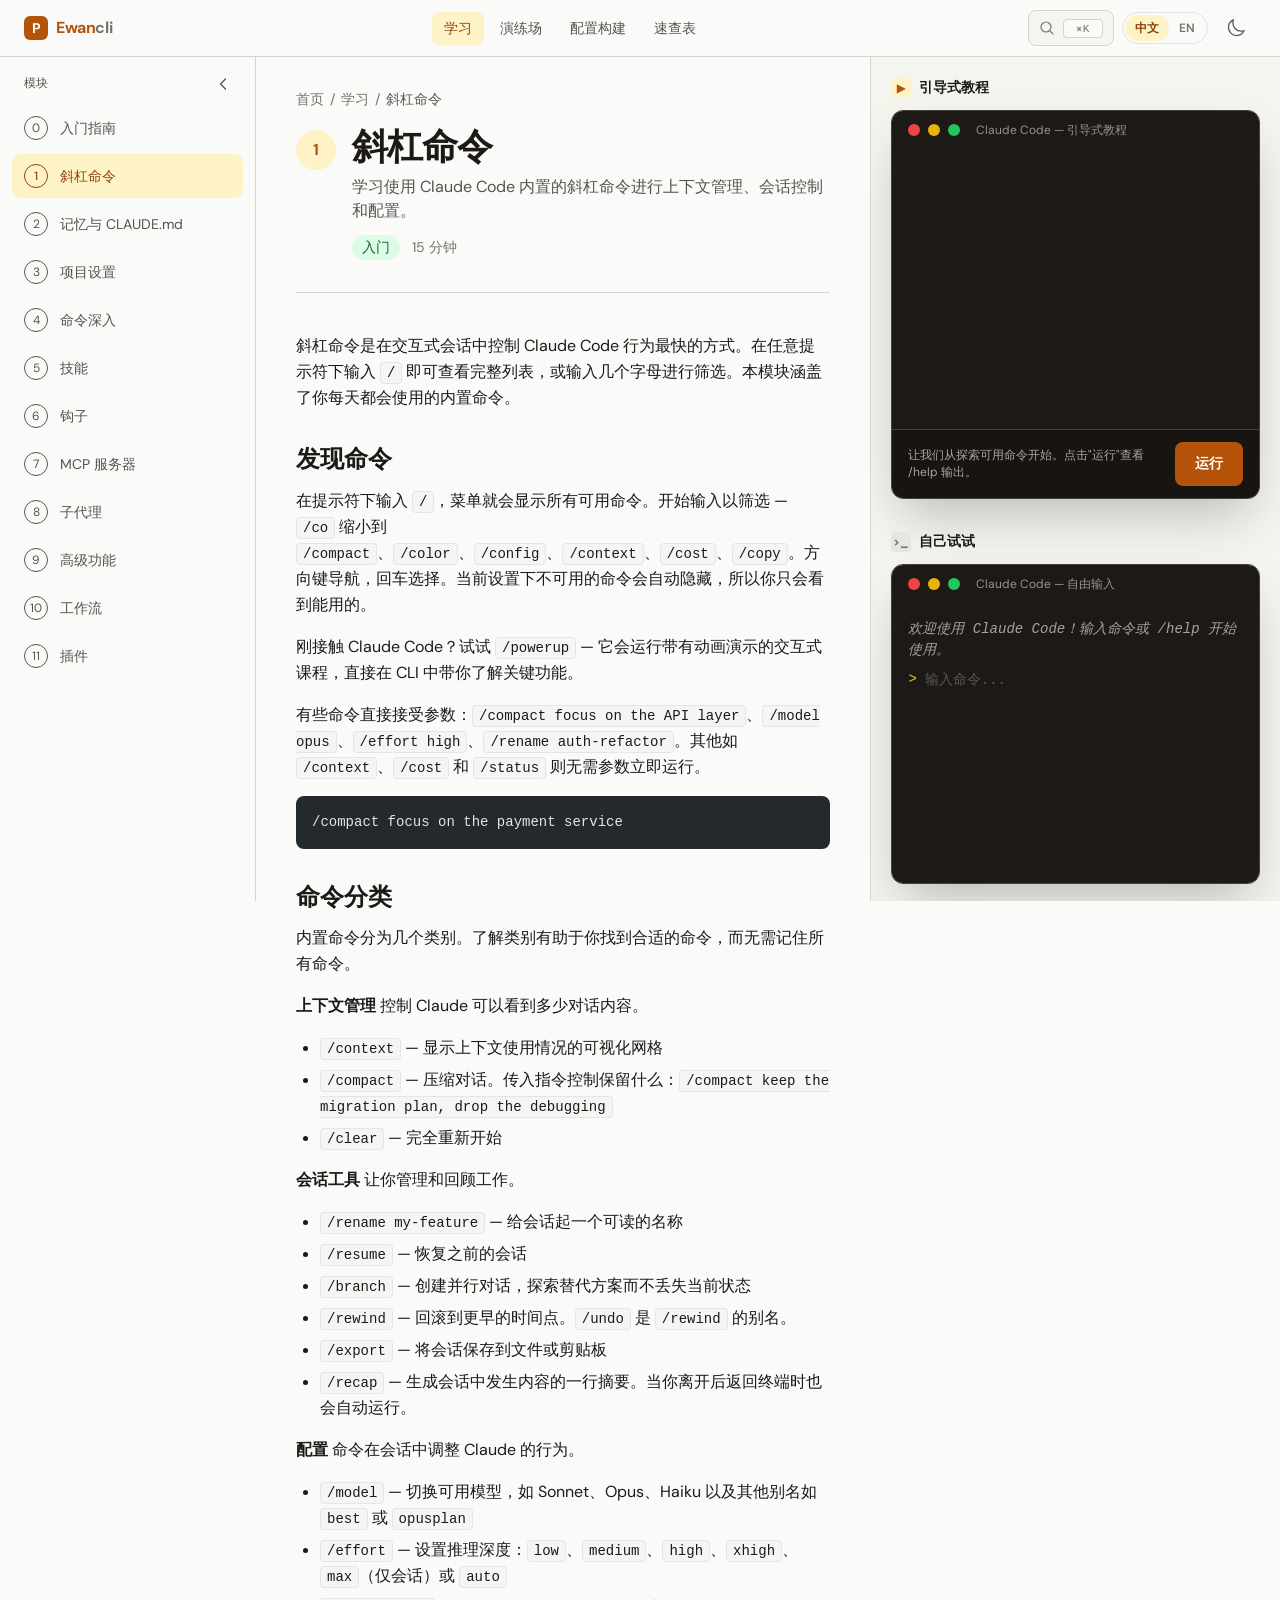
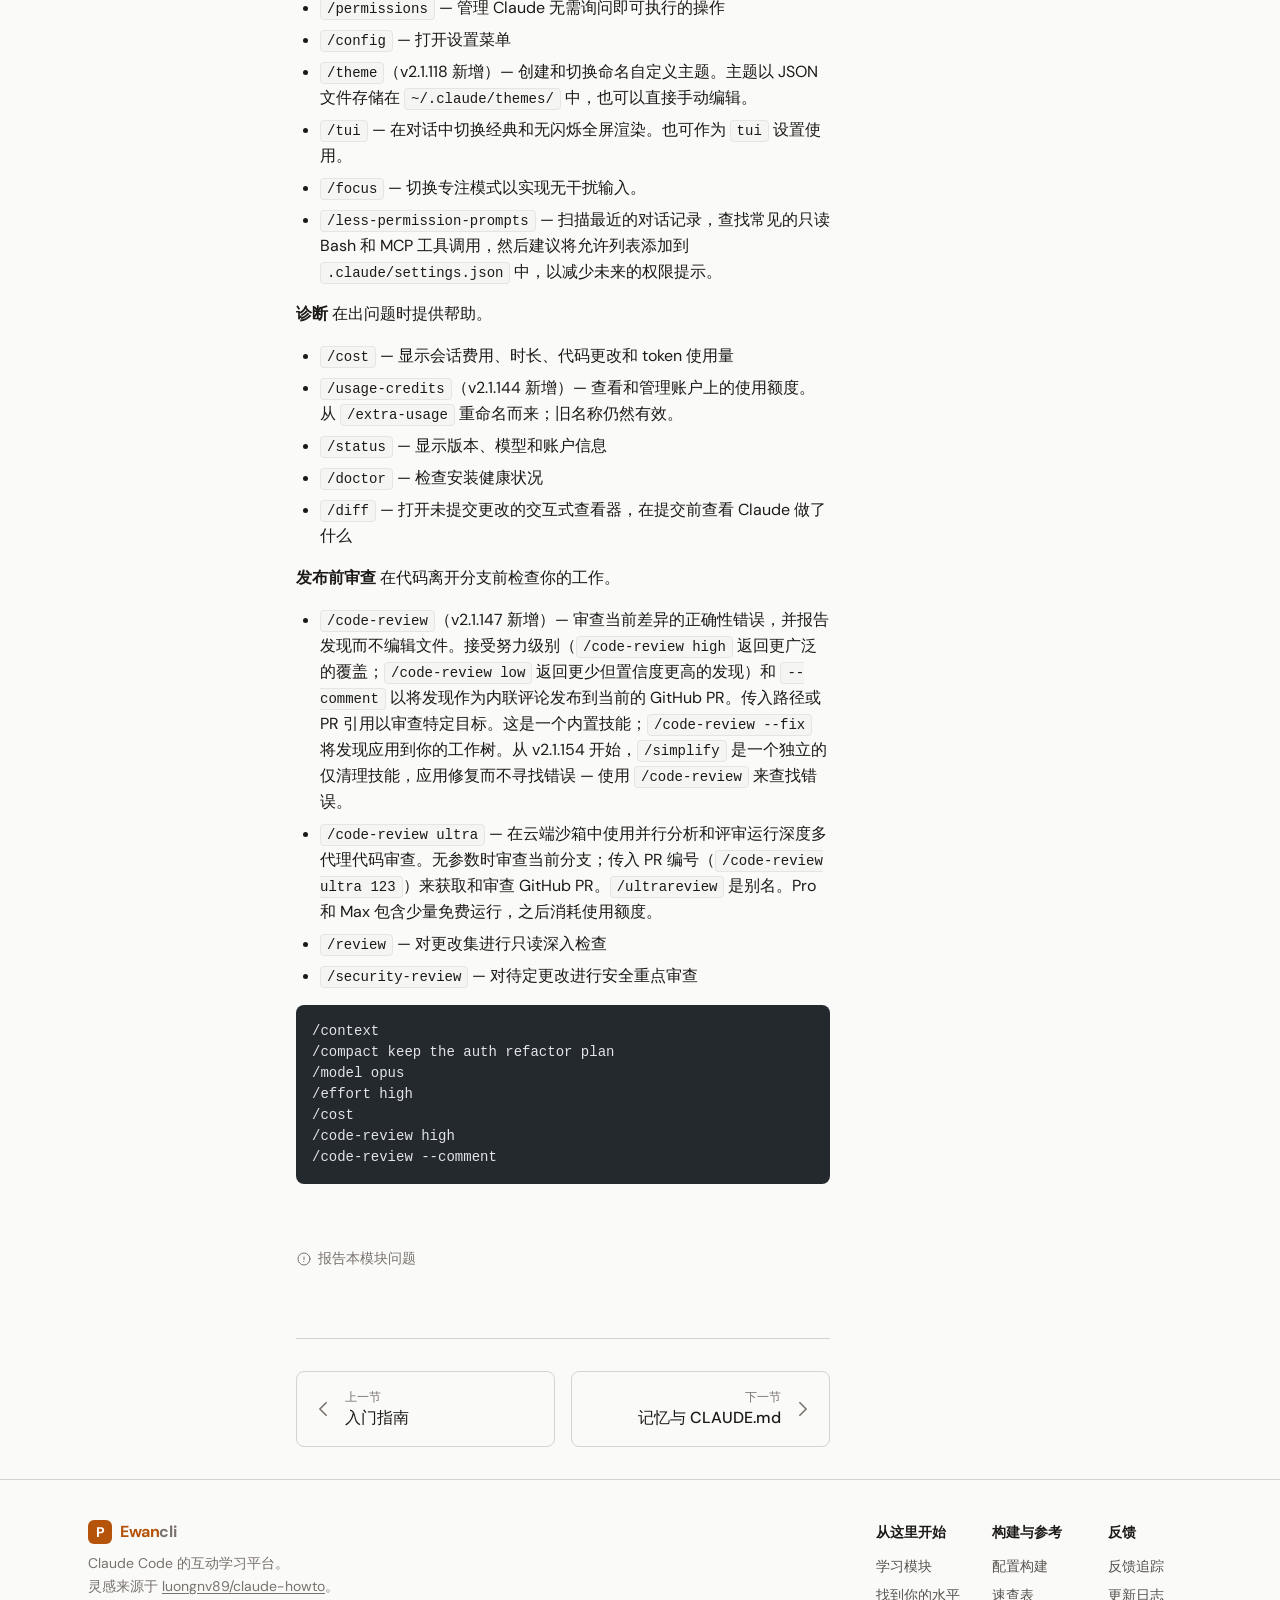
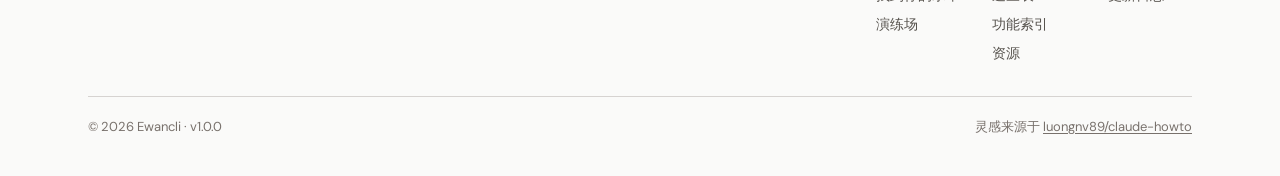
<file: demo-deepseek/index.html>
<!DOCTYPE html>
<html lang="zh-CN" dir="ltr">
<head>
<meta charset="utf-8">
<meta name="viewport" content="width=device-width, initial-scale=1">
<meta name="description" content="学习使用 Claude Code 内置的斜杠命令进行上下文管理、会话控制和配置。">
<title>斜杠命令 — Ewancli 学习中心</title>

<!-- Fonts -->
<link rel="preconnect" href="https://fonts.googleapis.com">
<link rel="preconnect" href="https://fonts.gstatic.com" crossorigin>
<link href="https://fonts.googleapis.com/css2?family=DM+Sans:wght@400;500;600;700&family=Source+Serif+4:ital,opsz,wght@0,8..60,400;0,8..60,500;0,8..60,600;1,8..60,400&display=swap" rel="stylesheet">
<style>
@font-face {
  font-family: 'JetBrains Mono';
  src: url('https://claude.nagdy.me/fonts/JetBrainsMono-Regular.woff2') format('woff2');
  font-display: swap;
}

/* ===== CSS Variables (Light) ===== */
:root {
  --font-sans: "DM Sans", ui-sans-serif, system-ui, -apple-system, sans-serif;
  --font-serif: "Source Serif 4", Georgia, "Times New Roman", serif;
  --font-mono: "JetBrains Mono", ui-monospace, "Cascadia Code", "Fira Code", monospace;

  --color-brand: #b45309;
  --color-brand-hover: #92400e;
  --color-brand-light: #fbbf24;
  --color-brand-light-hover: #fcd34d;
  --color-brand-subtle: #fef3c7;
  --color-brand-subtle-dark: #451a03;

  --color-surface: #fafaf9;
  --color-surface-dark: #1c1917;
  --color-surface-elevated: #f5f5f0;
  --color-surface-elevated-dark: #292524;
  --color-surface-muted: #e7e5e4;
  --color-surface-muted-dark: #44403c;

  --color-terminal-bg: #1c1917;
  --color-terminal-text: #e7e5e4;
  --color-terminal-cursor: #fbbf24;
  --color-terminal-selection: #44403c;

  --color-success: #22c55e;
  --color-warning: #eab308;
  --color-error: #ef4444;

  --color-text-primary: #1c1917;
  --color-text-primary-dark: #fafaf9;
  --color-text-secondary: #57534e;
  --color-text-secondary-dark: #d6d3d1;
  --color-text-muted: #78716c;
  --color-text-muted-dark: #a8a29e;

  --color-border: #d6d3d1;
  --color-border-dark: #44403c;

  --color-green-100: #dcfce7;
  --color-green-800: #166534;
  --color-green-900: #14532d;
  --color-stone-100: #f5f5f4;
  --color-stone-200: #e7e5e4;
  --color-stone-300: #d6d3d1;
  --color-stone-400: #a8a29e;
  --color-stone-500: #78716c;
  --color-stone-600: #57534e;
  --color-stone-700: #44403c;
  --color-stone-800: #292524;
  --color-stone-900: #1c1917;
  --color-stone-950: #0c0a09;
  --color-white: #ffffff;
  --color-black: #000000;

  --spacing: 0.25rem;
  --radius-sm: 0.25rem;
  --radius-md: 0.375rem;
  --radius-lg: 0.5rem;
  --radius-xl: 0.75rem;
  --radius-2xl: 1rem;
}

/* ===== Dark Mode ===== */
html.dark {
  --color-surface: #1c1917;
  --color-surface-elevated: #292524;
  --color-surface-muted: #44403c;
  --color-text-primary: #fafaf9;
  --color-text-secondary: #d6d3d1;
  --color-text-muted: #a8a29e;
  --color-border: #44403c;
  --color-brand-subtle: #451a03;
  --color-white: #292524;
  --color-stone-100: #292524;
  --color-stone-200: #44403c;
  --color-stone-800: #1c1917;
  --color-stone-900: #0c0a09;
  --color-green-100: #14532d;
  --color-green-800: #4ade80;
}

/* ===== Base ===== */
*, *::before, *::after {
  box-sizing: border-box;
  margin: 0;
  padding: 0;
}

html {
  -webkit-text-size-adjust: 100%;
  line-height: 1.5;
  font-family: var(--font-sans);
}

body {
  min-height: 100vh;
  display: flex;
  flex-direction: column;
  background: var(--color-surface);
  color: var(--color-text-primary);
}

a { color: inherit; text-decoration: inherit; }
img, svg { vertical-align: middle; display: block; }

/* ===== Skip Link ===== */
.skip-link {
  position: absolute;
  left: -9999px;
  z-index: 999;
  padding: 8px 16px;
  background: var(--color-brand);
  color: white;
  font-size: 14px;
  border-radius: 0 0 var(--radius-md) 0;
}
.skip-link:focus { left: 0; }

/* ===== Header ===== */
.header {
  position: sticky;
  top: 0;
  z-index: 40;
  border-bottom: 1px solid var(--color-border);
  background: var(--color-surface);
  backdrop-filter: blur(8px);
}
html.dark .header {
  border-color: var(--color-border-dark);
  background: var(--color-surface-dark);
}
.header-inner {
  max-width: 90rem;
  margin: 0 auto;
  height: 3.5rem;
  display: flex;
  align-items: center;
  justify-content: space-between;
  padding: 0 1rem;
}
@media (min-width: 64rem) {
  .header-inner { padding: 0 1.5rem; }
}
.logo {
  display: flex;
  align-items: center;
  gap: 0.5rem;
  font-size: 1rem;
  font-weight: 700;
  letter-spacing: -0.025em;
  color: var(--color-text-primary);
}
.logo-icon {
  width: 24px;
  height: 24px;
  flex-shrink: 0;
  display: flex;
  align-items: center;
  justify-content: center;
  border-radius: 6px;
  background: var(--color-brand);
  color: white;
  font-size: 14px;
  font-weight: 700;
}
.logo-brand { color: var(--color-brand); }
html.dark .logo-brand { color: var(--color-brand-light); }
.logo-muted { color: var(--color-text-muted); }

/* Desktop nav */
.desktop-nav { display: none; }
@media (min-width: 64rem) {
  .desktop-nav { display: flex; align-items: center; gap: 0.25rem; }
}
.nav-link {
  border-radius: var(--radius-md);
  padding: 0.375rem 0.75rem;
  font-size: 0.875rem;
  font-weight: 500;
  transition: color 0.15s, background 0.15s;
  color: var(--color-text-secondary);
}
.nav-link:hover { color: var(--color-text-primary); }
.nav-link.active {
  background: var(--color-brand-subtle);
  color: var(--color-brand-hover);
}
html.dark .nav-link.active {
  background: var(--color-brand-subtle-dark);
  color: var(--color-brand-light);
}

/* Header right */
.header-right {
  display: flex;
  align-items: center;
  gap: 0.5rem;
}

.search-pill {
  display: none;
  height: 2.25rem;
  align-items: center;
  gap: 0.5rem;
  border-radius: var(--radius-lg);
  border: 1px solid var(--color-border);
  background: var(--color-surface-elevated);
  padding: 0 0.625rem;
  color: var(--color-text-muted);
  cursor: pointer;
  transition: border-color 0.15s, color 0.15s;
}
.search-pill:hover {
  border-color: rgba(180, 83, 9, 0.4);
  color: var(--color-text-secondary);
}
@media (min-width: 64rem) {
  .search-pill { display: inline-flex; }
}
.search-pill svg { width: 16px; height: 16px; }
.search-shortcut {
  display: inline-block;
  min-width: 2.5rem;
  border-radius: 4px;
  border: 1px solid var(--color-border);
  background: var(--color-surface);
  padding: 0.125rem 0.375rem;
  font-family: var(--font-mono);
  font-size: 11px;
  text-transform: uppercase;
  letter-spacing: 0.05em;
  text-align: center;
  color: var(--color-text-muted);
}
html.dark .search-shortcut {
  border-color: var(--color-border-dark);
  background: var(--color-surface-dark);
}

/* Icon button */
.icon-btn {
  display: flex;
  width: 2.5rem;
  height: 2.5rem;
  align-items: center;
  justify-content: center;
  border-radius: var(--radius-lg);
  color: var(--color-text-secondary);
  cursor: pointer;
  background: none;
  border: none;
  transition: background 0.15s, color 0.15s;
}
.icon-btn:hover {
  background: var(--color-surface-muted);
  color: var(--color-text-primary);
}
html.dark .icon-btn:hover {
  background: var(--color-surface-muted-dark);
}

/* Language switcher */
.lang-switcher {
  display: flex;
  align-items: center;
  border-radius: 999px;
  border: 1px solid rgba(214, 211, 209, 0.6);
  padding: 0.125rem;
}
html.dark .lang-switcher {
  border-color: rgba(68, 64, 60, 0.6);
}
.lang-link {
  border-radius: 999px;
  padding: 0.25rem 0.625rem;
  font-size: 0.75rem;
  font-weight: 600;
  transition: background 0.15s, color 0.15s;
  color: var(--color-text-muted);
  text-decoration: none;
}
.lang-link:hover { color: var(--color-text-primary); }
.lang-link.active {
  background: var(--color-brand-subtle);
  color: var(--color-brand-hover);
}
html.dark .lang-link.active {
  background: var(--color-brand-subtle-dark);
  color: var(--color-brand-light);
}

/* ===== Layout Grid ===== */
.layout-grid {
  flex: 1;
}
@media (min-width: 64rem) {
  .layout-grid {
    display: grid;
    grid-template-columns: 16rem 1fr;
  }
  .layout-grid.has-sidebar-right {
    grid-template-columns: 16rem 1fr;
  }
  .layout-grid .main-with-aside {
    display: grid;
    grid-template-columns: 3fr 2fr;
  }
}

/* ===== Sidebar ===== */
.desktop-sidebar {
  display: none;
}
@media (min-width: 64rem) {
  .desktop-sidebar {
    display: block;
    position: sticky;
    top: 3.5rem;
    height: calc(100vh - 3.5rem);
    overflow-y: auto;
    border-right: 1px solid var(--color-border);
  }
  html.dark .desktop-sidebar {
    border-color: var(--color-border-dark);
  }
}
.sidebar-inner {
  padding: 0.75rem;
}

/* Sidebar nav */
.sidebar-toggle {
  display: flex;
  width: 100%;
  align-items: center;
  justify-content: space-between;
  border-radius: var(--radius-lg);
  padding: 0.375rem 0.75rem;
  font-size: 0.75rem;
  font-weight: 500;
  color: var(--color-text-secondary);
  cursor: pointer;
  background: none;
  border: none;
  transition: background 0.15s, color 0.15s;
  margin-bottom: 0.5rem;
}
.sidebar-toggle:hover {
  background: var(--color-surface-muted);
  color: var(--color-text-primary);
}
html.dark .sidebar-toggle:hover {
  background: var(--color-surface-muted-dark);
}
.sidebar-chevron {
  width: 1rem;
  height: 1rem;
  transition: transform 0.15s;
}

.sidebar-nav-list {
  list-style: none;
  display: flex;
  flex-direction: column;
  gap: 0.25rem;
}
.sidebar-nav-link {
  display: flex;
  min-height: 44px;
  align-items: center;
  gap: 0.75rem;
  border-radius: var(--radius-lg);
  padding: 0.5rem 0.75rem;
  font-size: 0.875rem;
  color: var(--color-text-secondary);
  text-decoration: none;
  transition: background 0.15s, color 0.15s;
}
.sidebar-nav-link:hover {
  background: var(--color-surface-muted);
  color: var(--color-text-primary);
}
html.dark .sidebar-nav-link:hover {
  background: var(--color-surface-muted-dark);
}
.sidebar-nav-link.active {
  background: var(--color-brand-subtle);
  color: var(--color-brand-hover);
  font-weight: 500;
}
html.dark .sidebar-nav-link.active {
  background: var(--color-brand-subtle-dark);
  color: var(--color-brand-light);
}
.sidebar-number {
  display: flex;
  width: 1.5rem;
  height: 1.5rem;
  flex-shrink: 0;
  align-items: center;
  justify-content: center;
  border-radius: 50%;
  border: 1px solid currentColor;
  font-size: 0.75rem;
}
.sidebar-title {
  min-width: 0;
  overflow: hidden;
  text-overflow: ellipsis;
  white-space: nowrap;
}

/* ===== Main Content ===== */
.main-content {
  min-width: 0;
}
.main-inner {
  display: grid;
}
@media (min-width: 64rem) {
  .main-inner {
    grid-template-columns: 3fr 2fr;
  }
}

/* Prose column */
.prose-column {
  min-width: 0;
  padding: 1.5rem 1rem;
}
@media (min-width: 64rem) {
  .prose-column {
    padding: 2rem 2.5rem;
  }
}

/* Module header */
.module-header {
  margin-bottom: 2.5rem;
  border-bottom: 1px solid var(--color-border);
  padding-bottom: 2rem;
}
html.dark .module-header {
  border-color: var(--color-border-dark);
}
.breadcrumb {
  display: flex;
  align-items: center;
  gap: 0.375rem;
  margin-bottom: 1rem;
  font-size: 0.875rem;
  color: var(--color-text-muted);
}
.breadcrumb a { transition: color 0.15s; }
.breadcrumb a:hover { color: var(--color-brand-hover); }
html.dark .breadcrumb a:hover { color: var(--color-brand-light); }
.breadcrumb-current { color: var(--color-text-secondary); }

.module-title-row {
  display: flex;
  align-items: flex-start;
  gap: 1rem;
}
.module-number {
  margin-top: 0.25rem;
  display: flex;
  width: 2.5rem;
  height: 2.5rem;
  flex-shrink: 0;
  align-items: center;
  justify-content: center;
  border-radius: 50%;
  background: var(--color-brand-subtle);
  font-size: 1rem;
  font-weight: 700;
  color: var(--color-brand);
}
html.dark .module-number {
  background: var(--color-brand-subtle-dark);
  color: var(--color-brand-light);
}
.module-title {
  font-family: var(--font-serif);
  font-size: 1.875rem;
  font-weight: 700;
  letter-spacing: -0.025em;
  line-height: 1.15;
  color: var(--color-text-primary);
}
@media (min-width: 64rem) {
  .module-title { font-size: 2.25rem; }
}
.module-desc {
  margin-top: 0.5rem;
  max-width: 32rem;
  color: var(--color-text-secondary);
}
.module-meta {
  margin-top: 0.75rem;
  display: flex;
  flex-wrap: wrap;
  align-items: center;
  gap: 0.75rem;
  font-size: 0.875rem;
}
.badge {
  display: inline-block;
  border-radius: 999px;
  padding: 0.125rem 0.625rem;
  font-weight: 500;
  background: var(--color-green-100);
  color: var(--color-green-800);
}
.module-time {
  color: var(--color-text-muted);
}

/* ===== Prose ===== */
.prose {
  max-width: none;
  font-size: 1rem;
  line-height: 1.625;
  color: var(--color-text-primary);
}
.prose h2 {
  font-family: var(--font-serif);
  font-size: 1.5rem;
  font-weight: 600;
  line-height: 1.35;
  margin-top: 2rem;
  margin-bottom: 0.75rem;
  color: var(--color-text-primary);
}
.prose p {
  margin-bottom: 1rem;
}
.prose code {
  font-family: var(--font-mono);
  font-size: 0.875em;
  background: var(--color-stone-100);
  padding: 0.125rem 0.375rem;
  border-radius: 4px;
  border: 1px solid var(--color-stone-200);
  color: var(--color-text-primary);
}
html.dark .prose code {
  background: var(--color-stone-800);
  border-color: var(--color-stone-700);
}
.prose strong {
  font-weight: 600;
  color: var(--color-text-primary);
}
.prose ul {
  list-style: disc;
  padding-left: 1.5rem;
  margin-bottom: 1rem;
}
.prose li {
  margin-bottom: 0.375rem;
}
.prose a {
  color: var(--color-brand);
  text-decoration: underline;
  text-underline-offset: 2px;
  transition: color 0.15s;
}
.prose a:hover {
  color: var(--color-brand-hover);
}
html.dark .prose a {
  color: var(--color-brand-light);
}
html.dark .prose a:hover {
  color: var(--color-brand-light-hover);
}

/* Code block */
.code-block {
  overflow-x: auto;
  border-radius: var(--radius-lg);
  background: #24292e;
  color: #e1e4e8;
  margin-bottom: 1rem;
}
.code-block pre {
  padding: 1rem;
  font-family: var(--font-mono);
  font-size: 0.875rem;
  line-height: 1.5;
  overflow-x: auto;
}
.code-block code {
  background: none !important;
  border: none !important;
  padding: 0 !important;
  font-size: inherit !important;
  color: inherit !important;
}

/* ===== Right Panel (Sticky) ===== */
.right-panel {
  display: none;
}
@media (min-width: 64rem) {
  .right-panel {
    display: block;
    position: sticky;
    top: 3.5rem;
    height: calc(100vh - 3.5rem);
    overflow-y: auto;
    border-left: 1px solid var(--color-border);
    background: var(--color-surface-elevated);
  }
  html.dark .right-panel {
    border-color: var(--color-border-dark);
    background: var(--color-surface-elevated-dark);
  }
}
.right-panel-inner {
  padding: 1.25rem;
}
.right-panel-section {
  margin-bottom: 2rem;
}
.section-title {
  display: flex;
  align-items: center;
  gap: 0.5rem;
  margin-bottom: 0.75rem;
  font-size: 0.875rem;
  font-weight: 600;
  color: var(--color-text-primary);
}
.section-icon {
  display: flex;
  width: 1.25rem;
  height: 1.25rem;
  align-items: center;
  justify-content: center;
  border-radius: 4px;
  font-size: 0.75rem;
  font-weight: 700;
}
.section-icon.brand {
  background: var(--color-brand-subtle);
  color: var(--color-brand);
}
html.dark .section-icon.brand {
  background: var(--color-brand-subtle-dark);
  color: var(--color-brand-light);
}
.section-icon.muted {
  background: var(--color-surface-muted);
  color: var(--color-text-muted);
}
html.dark .section-icon.muted {
  background: var(--color-surface-muted-dark);
}

/* ===== Terminal Simulator ===== */
.terminal {
  overflow: hidden;
  border-radius: var(--radius-xl);
  border: 1px solid #44403c;
  box-shadow: 0 25px 50px -12px rgba(0,0,0,0.25);
}
.terminal-titlebar {
  display: flex;
  align-items: center;
  gap: 0.5rem;
  background: #1c1917;
  padding: 0.625rem 1rem;
}
.terminal-dot {
  width: 0.75rem;
  height: 0.75rem;
  border-radius: 50%;
}
.terminal-dot.red { background: #ef4444; }
.terminal-dot.yellow { background: #eab308; }
.terminal-dot.green { background: #22c55e; }
.terminal-label {
  margin-left: 0.5rem;
  font-size: 0.75rem;
  color: rgba(231, 229, 228, 0.6);
  font-family: var(--font-sans);
}
.terminal-body {
  background: #1c1917;
  padding: 1rem;
  font-family: var(--font-mono);
  font-size: 0.875rem;
  min-height: 280px;
  max-height: 480px;
  overflow-y: auto;
  color: #e7e5e4;
  line-height: 1.5;
}
.terminal-body .welcome {
  color: #a8a29e;
  font-style: italic;
  margin-bottom: 0.5rem;
}
.terminal-body .prompt-line {
  display: flex;
  align-items: center;
  gap: 0.5rem;
}
.terminal-body .prompt {
  color: var(--color-brand-light);
  flex-shrink: 0;
  user-select: none;
}
.terminal-input {
  flex: 1;
  background: transparent;
  border: none;
  outline: none;
  font-family: var(--font-mono);
  font-size: 1rem;
  color: #e7e5e4;
  caret-color: #fbbf24;
}
@media (min-width: 64rem) {
  .terminal-input { font-size: 0.875rem; }
}
.terminal-input::placeholder {
  color: rgba(231, 229, 228, 0.3);
}
.terminal-footer {
  display: flex;
  align-items: center;
  justify-content: space-between;
  border-top: 1px solid #44403c;
  background: #171412;
  padding: 0.75rem 1rem;
}
.terminal-desc {
  flex: 1;
  font-family: var(--font-sans);
  font-size: 0.75rem;
  color: rgba(231, 229, 228, 0.7);
  line-height: 1.4;
}
.terminal-btn {
  min-height: 44px;
  border-radius: var(--radius-lg);
  background: var(--color-brand);
  padding: 0.5rem 1.25rem;
  font-size: 0.875rem;
  font-weight: 600;
  color: white;
  border: none;
  cursor: pointer;
  white-space: nowrap;
  transition: background 0.15s;
}
.terminal-btn:hover {
  background: var(--color-brand-hover);
}

/* Guided step output */
.terminal-output {
  margin-bottom: 0.5rem;
  white-space: pre-wrap;
  font-family: var(--font-mono);
  font-size: 0.875rem;
  color: #e7e5e4;
  line-height: 1.5;
}

/* ===== Quiz ===== */
.quiz-card {
  border-radius: var(--radius-xl);
  border: 1px solid var(--color-stone-200);
  background: var(--color-white);
  padding: 1.5rem;
}
html.dark .quiz-card {
  border-color: var(--color-stone-700);
  background: rgba(41, 37, 36, 0.5);
}
.quiz-header {
  display: flex;
  align-items: center;
  justify-content: space-between;
  margin-bottom: 1rem;
  font-size: 0.75rem;
  color: var(--color-stone-500);
}
html.dark .quiz-header { color: var(--color-stone-400); }
.quiz-progress {
  height: 0.375rem;
  border-radius: 999px;
  background: var(--color-stone-100);
  margin-bottom: 1.5rem;
  overflow: hidden;
}
html.dark .quiz-progress { background: var(--color-stone-700); }
.quiz-progress-bar {
  height: 100%;
  border-radius: 999px;
  background: var(--color-brand);
  transition: width 0.3s;
}
.quiz-question {
  margin-bottom: 1rem;
  font-size: 1rem;
  font-weight: 500;
  color: var(--color-stone-900);
  line-height: 1.5;
}
html.dark .quiz-question { color: var(--color-stone-100); }
.quiz-options {
  display: flex;
  flex-direction: column;
  gap: 0.5rem;
}
.quiz-option {
  display: flex;
  width: 100%;
  align-items: flex-start;
  gap: 0.75rem;
  border-radius: var(--radius-lg);
  border: 1px solid var(--color-stone-200);
  padding: 0.75rem;
  font-size: 0.875rem;
  text-align: left;
  cursor: pointer;
  transition: border-color 0.15s;
  color: var(--color-stone-800);
  background: transparent;
}
html.dark .quiz-option {
  border-color: var(--color-stone-600);
  color: var(--color-stone-200);
}
.quiz-option:hover {
  border-color: var(--color-brand-light-hover);
}
html.dark .quiz-option:hover {
  border-color: var(--color-brand-hover);
}
.quiz-radio {
  margin-top: 0.125rem;
  display: flex;
  width: 1.25rem;
  height: 1.25rem;
  flex-shrink: 0;
  align-items: center;
  justify-content: center;
  border-radius: 50%;
  border: 2px solid var(--color-stone-300);
}
html.dark .quiz-radio {
  border-color: var(--color-stone-600);
}

/* ===== Templates ===== */
.template-card {
  border-radius: var(--radius-xl);
  border: 1px solid var(--color-border);
  background: var(--color-white);
  padding: 1rem;
  box-shadow: 0 1px 3px rgba(0,0,0,0.05);
  margin-bottom: 1.5rem;
}
html.dark .template-card {
  border-color: var(--color-border-dark);
  background: var(--color-stone-800);
}
.template-header {
  display: flex;
  flex-direction: column;
  gap: 0.5rem;
  margin-bottom: 0.75rem;
}
@media (min-width: 40rem) {
  .template-header {
    flex-direction: row;
    align-items: flex-start;
    justify-content: space-between;
  }
}
.template-name {
  font-size: 1rem;
  font-weight: 600;
  color: var(--color-text-primary);
}
.template-desc {
  margin-top: 0.25rem;
  font-size: 0.875rem;
  color: var(--color-text-secondary);
}
.template-lang {
  display: inline-block;
  border-radius: 4px;
  background: var(--color-stone-100);
  padding: 0.125rem 0.375rem;
  font-family: var(--font-mono);
  font-size: 0.75rem;
  color: var(--color-stone-600);
  white-space: nowrap;
  flex-shrink: 0;
}
html.dark .template-lang {
  background: var(--color-stone-800);
  color: var(--color-stone-300);
}
.template-code-wrap {
  position: relative;
  overflow-x: auto;
  border-radius: var(--radius-lg);
  border: 1px solid var(--color-stone-700);
  background: var(--color-stone-900);
}
.template-code {
  padding: 1rem 2.5rem 1rem 1rem;
  font-family: var(--font-mono);
  font-size: 0.875rem;
  color: var(--color-stone-100);
  line-height: 1.5;
  white-space: pre-wrap;
}
.copy-btn {
  position: absolute;
  top: 0.5rem;
  right: 0.5rem;
  display: inline-flex;
  align-items: center;
  border-radius: var(--radius-md);
  padding: 0.375rem;
  opacity: 0.6;
  cursor: pointer;
  color: var(--color-stone-400);
  background: transparent;
  border: none;
  transition: opacity 0.15s, color 0.15s;
}
.copy-btn:hover {
  opacity: 1;
  color: var(--color-stone-100);
}
.copy-btn svg { width: 1rem; height: 1rem; }
.share-btn {
  display: inline-flex;
  align-items: center;
  gap: 0.25rem;
  margin-top: 0.25rem;
  font-size: 0.875rem;
  color: var(--color-text-muted);
  cursor: pointer;
  background: none;
  border: none;
  transition: color 0.15s;
}
.share-btn:hover { color: var(--color-brand); }
.share-btn svg { width: 0.875rem; height: 0.875rem; }
html.dark .share-btn:hover { color: var(--color-brand-light); }

/* ===== Report Link ===== */
.report-link {
  display: inline-flex;
  align-items: center;
  gap: 0.375rem;
  margin-top: 3rem;
  font-size: 0.875rem;
  color: var(--color-text-muted);
  text-decoration: none;
  transition: color 0.15s;
}
.report-link:hover { color: var(--color-brand); }
.report-link svg { width: 1rem; height: 1rem; }
html.dark .report-link:hover { color: var(--color-brand-light); }

/* ===== Prev/Next Nav ===== */
.module-nav {
  margin-top: 4rem;
  display: grid;
  gap: 1rem;
  border-top: 1px solid var(--color-border);
  padding-top: 2rem;
  grid-template-columns: 1fr 1fr;
}
html.dark .module-nav {
  border-color: var(--color-border-dark);
}
.module-nav-link {
  display: flex;
  align-items: center;
  gap: 0.75rem;
  border-radius: var(--radius-lg);
  border: 1px solid var(--color-border);
  padding: 1rem;
  text-decoration: none;
  transition: border-color 0.15s, background 0.15s;
}
.module-nav-link:hover {
  border-color: var(--color-brand);
  background: rgba(254, 243, 199, 0.3);
}
html.dark .module-nav-link {
  border-color: var(--color-border-dark);
}
html.dark .module-nav-link:hover {
  border-color: var(--color-brand-light);
  background: rgba(69, 26, 3, 0.3);
}
.module-nav-link.next {
  justify-content: flex-end;
  text-align: right;
}
.module-nav-label {
  display: block;
  font-size: 0.75rem;
  color: var(--color-text-muted);
}
.module-nav-text {
  font-weight: 500;
  color: var(--color-text-primary);
  transition: color 0.15s;
}
.module-nav-link:hover .module-nav-text {
  color: var(--color-brand-hover);
}
html.dark .module-nav-link:hover .module-nav-text {
  color: var(--color-brand-light);
}
.module-nav-arrow {
  width: 1.25rem;
  height: 1.25rem;
  flex-shrink: 0;
  color: var(--color-text-muted);
  transition: transform 0.15s;
}
.module-nav-link:hover .module-nav-arrow.prev {
  transform: translateX(-0.125rem);
}
.module-nav-link:hover .module-nav-arrow.next {
  transform: translateX(0.125rem);
}

/* ===== Footer ===== */
.footer {
  border-top: 1px solid var(--color-border);
}
html.dark .footer {
  border-color: var(--color-border-dark);
}
.footer-inner {
  max-width: 72rem;
  margin: 0 auto;
  padding: 2.5rem 1rem;
}
@media (min-width: 64rem) {
  .footer-inner { padding: 2.5rem 1.5rem; }
}
.footer-top {
  display: flex;
  flex-direction: column;
  gap: 2rem;
}
@media (min-width: 64rem) {
  .footer-top {
    flex-direction: row;
    align-items: flex-start;
    justify-content: space-between;
  }
}
.footer-brand {
  max-width: 20rem;
}
.footer-brand-text {
  margin-top: 0.5rem;
  font-size: 0.875rem;
  line-height: 1.625;
  color: var(--color-text-muted);
}
.footer-nav {
  display: grid;
  gap: 2rem;
  grid-template-columns: repeat(2, 1fr);
}
@media (min-width: 64rem) {
  .footer-nav {
    grid-template-columns: repeat(3, 1fr);
  }
}
.footer-nav-section-title {
  font-size: 0.875rem;
  font-weight: 600;
  color: var(--color-text-primary);
}
.footer-nav-list {
  list-style: none;
  margin-top: 0.75rem;
  display: flex;
  flex-direction: column;
  gap: 0.5rem;
  font-size: 0.875rem;
  color: var(--color-text-secondary);
}
.footer-nav-list a {
  transition: color 0.15s;
  text-decoration: none;
}
.footer-nav-list a:hover { color: var(--color-brand); }
html.dark .footer-nav-list a:hover { color: var(--color-brand-light); }
.footer-bottom {
  margin-top: 2rem;
  display: flex;
  flex-direction: column;
  gap: 0.25rem;
  border-top: 1px solid var(--color-border);
  padding-top: 1.25rem;
  font-size: 13px;
  color: var(--color-text-muted);
}
@media (min-width: 64rem) {
  .footer-bottom {
    flex-direction: row;
    align-items: center;
    justify-content: space-between;
  }
}
html.dark .footer-bottom {
  border-color: var(--color-border-dark);
}
.footer-bottom a {
  text-decoration: underline;
  text-underline-offset: 2px;
  transition: color 0.15s;
}
.footer-bottom a:hover { color: var(--color-brand); }
html.dark .footer-bottom a:hover { color: var(--color-brand-light); }

/* ===== Mobile ===== */
.mobile-only { display: block; }
@media (min-width: 64rem) {
  .mobile-only { display: none !important; }
}
.desktop-only { display: none; }
@media (min-width: 64rem) {
  .desktop-only { display: block; }
}

/* ===== Dark mode toggle icons ===== */
.sun-icon { display: none; }
.dark .sun-icon { display: block; }
.dark .moon-icon { display: none; }
.moon-icon { display: block; }

/* ===== Responsive tweaks ===== */
@media (max-width: 63.999rem) {
  .main-inner { display: block; }
  .prose-column { padding: 1.5rem 1rem; }
}
</style>
</head>
<body>

<!-- Skip link -->
<a href="#main-content" class="skip-link">跳到主要内容</a>

<!-- ===== Header ===== -->
<header class="header" aria-label="网站页眉">
  <div class="header-inner">
    <a href="/" class="logo">
      <span class="logo-icon">P</span>
      <span><span class="logo-brand">Ewan</span><span class="logo-muted">cli</span></span>
    </a>

    <nav class="desktop-nav" aria-label="主导航">
      <a href="/learn" class="nav-link active">学习</a>
      <a href="/playground" class="nav-link">演练场</a>
      <a href="/build" class="nav-link">配置构建</a>
      <a href="/reference" class="nav-link">速查表</a>
    </nav>

    <div class="header-right">
      <button class="search-pill" aria-label="搜索 (⌘K)">
        <svg fill="none" viewBox="0 0 24 24" stroke-width="1.75" stroke="currentColor">
          <path stroke-linecap="round" stroke-linejoin="round" d="M21 21l-4.35-4.35M10.5 18a7.5 7.5 0 100-15 7.5 7.5 0 000 15z"/>
        </svg>
        <span class="search-shortcut">⌘K</span>
      </button>

      <nav class="lang-switcher" aria-label="语言">
        <span class="lang-link active">中文</span>
        <a href="#" class="lang-link">EN</a>
      </nav>

      <button id="darkModeToggle" class="icon-btn" aria-label="切换深色模式">
        <svg class="sun-icon" fill="none" viewBox="0 0 24 24" stroke-width="1.5" stroke="currentColor" width="20" height="20">
          <path stroke-linecap="round" stroke-linejoin="round" d="M12 3v2.25m6.364.386l-1.591 1.591M21 12h-2.25m-.386 6.364l-1.591-1.591M12 18.75V21m-4.773-4.227l-1.591 1.591M5.25 12H3m4.227-4.773L5.636 5.636M15.75 12a3.75 3.75 0 11-7.5 0 3.75 3.75 0 017.5 0z"/>
        </svg>
        <svg class="moon-icon" fill="none" viewBox="0 0 24 24" stroke-width="1.5" stroke="currentColor" width="20" height="20">
          <path stroke-linecap="round" stroke-linejoin="round" d="M21.752 15.002A9.718 9.718 0 0118 15.75c-5.385 0-9.75-4.365-9.75-9.75 0-1.33.266-2.597.748-3.752A9.753 9.753 0 003 11.25C3 16.635 7.365 21 12.75 21a9.753 9.753 0 009.002-5.998z"/>
        </svg>
      </button>

      <button id="mobileMenuToggle" class="icon-btn mobile-only" aria-label="打开导航菜单" aria-expanded="false">
        <svg fill="none" viewBox="0 0 24 24" stroke-width="1.5" stroke="currentColor" width="20" height="20">
          <path stroke-linecap="round" stroke-linejoin="round" d="M3.75 6.75h16.5M3.75 12h16.5m-16.5 5.25h16.5"/>
        </svg>
      </button>
    </div>
  </div>
</header>

<!-- ===== Layout ===== -->
<div class="layout-grid" id="layoutGrid">
  <!-- Desktop Sidebar -->
  <aside class="desktop-sidebar" id="desktopSidebar">
    <nav class="sidebar-inner" aria-label="模块导航">
      <div>
        <button class="sidebar-toggle" id="sidebarCollapseToggle" aria-label="切换侧边栏">
          <span>模块</span>
          <svg class="sidebar-chevron" fill="none" viewBox="0 0 24 24" stroke-width="2" stroke="currentColor">
            <path stroke-linecap="round" stroke-linejoin="round" d="M15.75 19.5L8.25 12l7.5-7.5"/>
          </svg>
        </button>
        <ul class="sidebar-nav-list">
          <li><a href="#" class="sidebar-nav-link"><span class="sidebar-number">0</span><span class="sidebar-title">入门指南</span></a></li>
          <li><a href="#" class="sidebar-nav-link active"><span class="sidebar-number">1</span><span class="sidebar-title">斜杠命令</span></a></li>
          <li><a href="#" class="sidebar-nav-link"><span class="sidebar-number">2</span><span class="sidebar-title">记忆与 CLAUDE.md</span></a></li>
          <li><a href="#" class="sidebar-nav-link"><span class="sidebar-number">3</span><span class="sidebar-title">项目设置</span></a></li>
          <li><a href="#" class="sidebar-nav-link"><span class="sidebar-number">4</span><span class="sidebar-title">命令深入</span></a></li>
          <li><a href="#" class="sidebar-nav-link"><span class="sidebar-number">5</span><span class="sidebar-title">技能</span></a></li>
          <li><a href="#" class="sidebar-nav-link"><span class="sidebar-number">6</span><span class="sidebar-title">钩子</span></a></li>
          <li><a href="#" class="sidebar-nav-link"><span class="sidebar-number">7</span><span class="sidebar-title">MCP 服务器</span></a></li>
          <li><a href="#" class="sidebar-nav-link"><span class="sidebar-number">8</span><span class="sidebar-title">子代理</span></a></li>
          <li><a href="#" class="sidebar-nav-link"><span class="sidebar-number">9</span><span class="sidebar-title">高级功能</span></a></li>
          <li><a href="#" class="sidebar-nav-link"><span class="sidebar-number">10</span><span class="sidebar-title">工作流</span></a></li>
          <li><a href="#" class="sidebar-nav-link"><span class="sidebar-number">11</span><span class="sidebar-title">插件</span></a></li>
        </ul>
      </div>
    </nav>
  </aside>

  <!-- Main Content -->
  <main class="main-content" id="main-content" tabindex="-1">
    <div class="main-inner">
      <!-- Prose Column -->
      <div class="prose-column">
        <!-- Module header -->
        <div class="module-header">
          <nav class="breadcrumb" aria-label="面包屑导航">
            <a href="/">首页</a>
            <span aria-hidden="true">/</span>
            <a href="/learn">学习</a>
            <span aria-hidden="true">/</span>
            <span class="breadcrumb-current" aria-current="page">斜杠命令</span>
          </nav>
          <div class="module-title-row">
            <span class="module-number">1</span>
            <div>
              <h1 class="module-title">斜杠命令</h1>
              <p class="module-desc">学习使用 Claude Code 内置的斜杠命令进行上下文管理、会话控制和配置。</p>
              <div class="module-meta">
                <span class="badge">入门</span>
                <span class="module-time">15 分钟</span>
              </div>
            </div>
          </div>
        </div>

        <!-- Prose content -->
        <article class="prose">
          <p>斜杠命令是在交互式会话中控制 Claude Code 行为最快的方式。在任意提示符下输入 <code>/</code> 即可查看完整列表，或输入几个字母进行筛选。本模块涵盖了你每天都会使用的内置命令。</p>

          <h2 id="discovering-commands">发现命令</h2>
          <p>在提示符下输入 <code>/</code>，菜单就会显示所有可用命令。开始输入以筛选 — <code>/co</code> 缩小到 <code>/compact</code>、<code>/color</code>、<code>/config</code>、<code>/context</code>、<code>/cost</code>、<code>/copy</code>。方向键导航，回车选择。当前设置下不可用的命令会自动隐藏，所以你只会看到能用的。</p>
          <p>刚接触 Claude Code？试试 <code>/powerup</code> — 它会运行带有动画演示的交互式课程，直接在 CLI 中带你了解关键功能。</p>
          <p>有些命令直接接受参数：<code>/compact focus on the API layer</code>、<code>/model opus</code>、<code>/effort high</code>、<code>/rename auth-refactor</code>。其他如 <code>/context</code>、<code>/cost</code> 和 <code>/status</code> 则无需参数立即运行。</p>

          <div class="code-block">
            <pre><code><span>/compact focus on the payment service</span></code></pre>
          </div>

          <h2 id="command-categories">命令分类</h2>
          <p>内置命令分为几个类别。了解类别有助于你找到合适的命令，而无需记住所有命令。</p>

          <p><strong>上下文管理</strong> 控制 Claude 可以看到多少对话内容。</p>
          <ul>
            <li><code>/context</code> — 显示上下文使用情况的可视化网格</li>
            <li><code>/compact</code> — 压缩对话。传入指令控制保留什么：<code>/compact keep the migration plan, drop the debugging</code></li>
            <li><code>/clear</code> — 完全重新开始</li>
          </ul>

          <p><strong>会话工具</strong> 让你管理和回顾工作。</p>
          <ul>
            <li><code>/rename my-feature</code> — 给会话起一个可读的名称</li>
            <li><code>/resume</code> — 恢复之前的会话</li>
            <li><code>/branch</code> — 创建并行对话，探索替代方案而不丢失当前状态</li>
            <li><code>/rewind</code> — 回滚到更早的时间点。<code>/undo</code> 是 <code>/rewind</code> 的别名。</li>
            <li><code>/export</code> — 将会话保存到文件或剪贴板</li>
            <li><code>/recap</code> — 生成会话中发生内容的一行摘要。当你离开后返回终端时也会自动运行。</li>
          </ul>

          <p><strong>配置</strong> 命令在会话中调整 Claude 的行为。</p>
          <ul>
            <li><code>/model</code> — 切换可用模型，如 Sonnet、Opus、Haiku 以及其他别名如 <code>best</code> 或 <code>opusplan</code></li>
            <li><code>/effort</code> — 设置推理深度：<code>low</code>、<code>medium</code>、<code>high</code>、<code>xhigh</code>、<code>max</code>（仅会话）或 <code>auto</code></li>
            <li><code>/permissions</code> — 管理 Claude 无需询问即可执行的操作</li>
            <li><code>/config</code> — 打开设置菜单</li>
            <li><code>/theme</code>（v2.1.118 新增）— 创建和切换命名自定义主题。主题以 JSON 文件存储在 <code>~/.claude/themes/</code> 中，也可以直接手动编辑。</li>
            <li><code>/tui</code> — 在对话中切换经典和无闪烁全屏渲染。也可作为 <code>tui</code> 设置使用。</li>
            <li><code>/focus</code> — 切换专注模式以实现无干扰输入。</li>
            <li><code>/less-permission-prompts</code> — 扫描最近的对话记录，查找常见的只读 Bash 和 MCP 工具调用，然后建议将允许列表添加到 <code>.claude/settings.json</code> 中，以减少未来的权限提示。</li>
          </ul>

          <p><strong>诊断</strong> 在出问题时提供帮助。</p>
          <ul>
            <li><code>/cost</code> — 显示会话费用、时长、代码更改和 token 使用量</li>
            <li><code>/usage-credits</code>（v2.1.144 新增）— 查看和管理账户上的使用额度。从 <code>/extra-usage</code> 重命名而来；旧名称仍然有效。</li>
            <li><code>/status</code> — 显示版本、模型和账户信息</li>
            <li><code>/doctor</code> — 检查安装健康状况</li>
            <li><code>/diff</code> — 打开未提交更改的交互式查看器，在提交前查看 Claude 做了什么</li>
          </ul>

          <p><strong>发布前审查</strong> 在代码离开分支前检查你的工作。</p>
          <ul>
            <li><code>/code-review</code>（v2.1.147 新增）— 审查当前差异的正确性错误，并报告发现而不编辑文件。接受努力级别（<code>/code-review high</code> 返回更广泛的覆盖；<code>/code-review low</code> 返回更少但置信度更高的发现）和 <code>--comment</code> 以将发现作为内联评论发布到当前的 GitHub PR。传入路径或 PR 引用以审查特定目标。这是一个内置技能；<code>/code-review --fix</code> 将发现应用到你的工作树。从 v2.1.154 开始，<code>/simplify</code> 是一个独立的仅清理技能，应用修复而不寻找错误 — 使用 <code>/code-review</code> 来查找错误。</li>
            <li><code>/code-review ultra</code> — 在云端沙箱中使用并行分析和评审运行深度多代理代码审查。无参数时审查当前分支；传入 PR 编号（<code>/code-review ultra 123</code>）来获取和审查 GitHub PR。<code>/ultrareview</code> 是别名。Pro 和 Max 包含少量免费运行，之后消耗使用额度。</li>
            <li><code>/review</code> — 对更改集进行只读深入检查</li>
            <li><code>/security-review</code> — 对待定更改进行安全重点审查</li>
          </ul>

          <div class="code-block">
            <pre><code><span>/context</span>
<span>/compact keep the auth refactor plan</span>
<span>/model opus</span>
<span>/effort high</span>
<span>/cost</span>
<span>/code-review high</span>
<span>/code-review --comment</span></code></pre>
          </div>
        </article>

        <!-- Report link -->
        <a href="#" class="report-link">
          <svg fill="none" viewBox="0 0 24 24" stroke-width="1.5" stroke="currentColor">
            <path stroke-linecap="round" stroke-linejoin="round" d="M12 9v3.75m9-.75a9 9 0 1 1-18 0 9 9 0 0 1 18 0Zm-9 3.75h.008v.008H12v-.008Z"/>
          </svg>
          报告本模块问题
        </a>

        <!-- Prev / Next -->
        <nav class="module-nav" aria-label="模块导航">
          <a href="#" class="module-nav-link">
            <svg class="module-nav-arrow prev" fill="none" viewBox="0 0 24 24" stroke-width="2" stroke="currentColor">
              <path stroke-linecap="round" stroke-linejoin="round" d="M15.75 19.5L8.25 12l7.5-7.5"/>
            </svg>
            <div>
              <span class="module-nav-label">上一节</span>
              <span class="module-nav-text">入门指南</span>
            </div>
          </a>
          <a href="#" class="module-nav-link next">
            <div>
              <span class="module-nav-label">下一节</span>
              <span class="module-nav-text">记忆与 CLAUDE.md</span>
            </div>
            <svg class="module-nav-arrow next" fill="none" viewBox="0 0 24 24" stroke-width="2" stroke="currentColor">
              <path stroke-linecap="round" stroke-linejoin="round" d="M8.25 4.5l7.5 7.5-7.5 7.5"/>
            </svg>
          </a>
        </nav>
      </div>

      <!-- Right Panel (Desktop only) -->
      <aside class="right-panel" aria-label="互动面板">
        <div class="right-panel-inner">
          <div class="right-panel-section">
            <h3 class="section-title">
              <span class="section-icon brand">▶</span>
              引导式教程
            </h3>
            <!-- Terminal: Guided -->
            <div class="terminal" role="application" aria-label="斜杠命令引导式教程">
              <div class="terminal-titlebar">
                <span class="terminal-dot red"></span>
                <span class="terminal-dot yellow"></span>
                <span class="terminal-dot green"></span>
                <span class="terminal-label">Claude Code — 引导式教程</span>
              </div>
              <div class="terminal-body" id="guidedTerminalBody">
                <div class="terminal-output" id="guidedOutput"></div>
              </div>
              <div class="terminal-footer">
                <p class="terminal-desc" id="guidedDesc">让我们从探索可用命令开始。点击"运行"查看 /help 输出。</p>
                <button class="terminal-btn" id="guidedRunBtn">运行</button>
              </div>
            </div>
          </div>

          <div class="right-panel-section">
            <h3 class="section-title">
              <span class="section-icon muted">&gt;_</span>
              自己试试
            </h3>
            <!-- Terminal: Free Type -->
            <div class="terminal" role="application" aria-label="斜杠命令自由输入终端">
              <div class="terminal-titlebar">
                <span class="terminal-dot red"></span>
                <span class="terminal-dot yellow"></span>
                <span class="terminal-dot green"></span>
                <span class="terminal-label">Claude Code — 自由输入</span>
              </div>
              <div class="terminal-body">
                <div class="welcome">欢迎使用 Claude Code！输入命令或 /help 开始使用。</div>
                <div id="freeTypeOutput"></div>
                <div class="prompt-line" style="margin-top:0.5rem;">
                  <span class="prompt">&gt;</span>
                  <input type="text" class="terminal-input" id="freeTypeInput" placeholder="输入命令..." aria-label="终端命令输入" autocomplete="off" spellcheck="false">
                </div>
              </div>
            </div>
          </div>

          <div class="right-panel-section">
            <h3 class="section-title">
              <span class="section-icon brand">?</span>
              检查你的理解
            </h3>
            <div class="quiz-card" id="quizCard">
              <div class="quiz-header">
                <span id="quizCounter">第 1 题，共 7 题</span>
                <span id="quizPercent">0%</span>
              </div>
              <div class="quiz-progress">
                <div class="quiz-progress-bar" id="quizProgressBar" style="width:0%"></div>
              </div>
              <p class="quiz-question" id="quizQuestion">当你在 Claude Code 中运行 /compact 时会发生什么？</p>
              <div class="quiz-options" id="quizOptions" role="radiogroup"></div>
              <div id="quizResult" style="margin-top: 1rem;"></div>
            </div>
          </div>

          <div class="right-panel-section">
            <section aria-label="斜杠命令模板">
              <h3 class="section-title" style="font-size:1rem;margin-bottom:1rem;">斜杠命令模板</h3>

              <!-- Template 1 -->
              <div class="template-card">
                <div class="template-header">
                  <div>
                    <h4 class="template-name">专注与检查工作流</h4>
                    <p class="template-desc">在开始实施之前，用于引导 Claude 了解仓库的斜杠命令序列。</p>
                  </div>
                  <span class="template-lang">markdown</span>
                </div>
                <div class="template-code-wrap" aria-label="专注与检查工作流模板代码">
                  <button class="copy-btn" aria-label="复制专注与检查工作流模板" onclick="navigator.clipboard?.writeText('/context\nRead `README.md`, `CLAUDE.md`, and `package.json`, then summarize the project conventions before making changes.\n')">
                    <svg fill="none" viewBox="0 0 24 24" stroke-width="2" stroke="currentColor">
                      <path stroke-linecap="round" stroke-linejoin="round" d="M15.666 3.888A2.25 2.25 0 0013.5 2.25h-3c-1.03 0-1.9.693-2.166 1.638m7.332 0c.055.194.084.4.084.612v0a.75.75 0 01-.75.75H9.75a.75.75 0 01-.75-.75v0c0-.212.03-.418.084-.612m7.332 0c.646.049 1.288.11 1.927.184 1.1.128 1.907 1.077 1.907 2.185V19.5a2.25 2.25 0 01-2.25 2.25H6.75A2.25 2.25 0 014.5 19.5V6.257c0-1.108.806-2.057 1.907-2.185a48.208 48.208 0 011.927-.184"/>
                    </svg>
                  </button>
                  <div class="template-code">/context
Read `README.md`, `CLAUDE.md`, and `package.json`, then summarize the project conventions before making changes.
</div>
                </div>
                <button class="share-btn" aria-label="分享专注与检查工作流">
                  <svg fill="none" viewBox="0 0 24 24" stroke-width="2" stroke="currentColor">
                    <path stroke-linecap="round" stroke-linejoin="round" d="M13.19 8.688a4.5 4.5 0 011.242 7.244l-4.5 4.5a4.5 4.5 0 01-6.364-6.364l1.757-1.757m9.86-2.282a4.5 4.5 0 00-1.242-7.244l-4.5-4.5a4.5 4.5 0 00-6.364 6.364L4.258 8.07"/>
                  </svg>
                  分享
                </button>
              </div>

              <!-- Template 2 -->
              <div class="template-card">
                <div class="template-header">
                  <div>
                    <h4 class="template-name">任务间上下文重置</h4>
                    <p class="template-desc">完成任务后压缩上下文，以便以干净的状态开始下一个任务。</p>
                  </div>
                  <span class="template-lang">markdown</span>
                </div>
                <div class="template-code-wrap" aria-label="任务间上下文重置模板代码">
                  <button class="copy-btn" aria-label="复制任务间上下文重置模板" onclick="navigator.clipboard?.writeText('/compact summarize what was completed and preserve any open questions, then drop implementation details\n')">
                    <svg fill="none" viewBox="0 0 24 24" stroke-width="2" stroke="currentColor">
                      <path stroke-linecap="round" stroke-linejoin="round" d="M15.666 3.888A2.25 2.25 0 0013.5 2.25h-3c-1.03 0-1.9.693-2.166 1.638m7.332 0c.055.194.084.4.084.612v0a.75.75 0 01-.75.75H9.75a.75.75 0 01-.75-.75v0c0-.212.03-.418.084-.612m7.332 0c.646.049 1.288.11 1.927.184 1.1.128 1.907 1.077 1.907 2.185V19.5a2.25 2.25 0 01-2.25 2.25H6.75A2.25 2.25 0 014.5 19.5V6.257c0-1.108.806-2.057 1.907-2.185a48.208 48.208 0 011.927-.184"/>
                    </svg>
                  </button>
                  <div class="template-code">/compact summarize what was completed and preserve any open questions, then drop implementation details
</div>
                </div>
                <button class="share-btn" aria-label="分享任务间上下文重置">
                  <svg fill="none" viewBox="0 0 24 24" stroke-width="2" stroke="currentColor">
                    <path stroke-linecap="round" stroke-linejoin="round" d="M13.19 8.688a4.5 4.5 0 011.242 7.244l-4.5 4.5a4.5 4.5 0 01-6.364-6.364l1.757-1.757m9.86-2.282a4.5 4.5 0 00-1.242-7.244l-4.5-4.5a4.5 4.5 0 00-6.364 6.364L4.258 8.07"/>
                  </svg>
                  分享
                </button>
              </div>

              <!-- Template 3 -->
              <div class="template-card">
                <div class="template-header">
                  <div>
                    <h4 class="template-name">发布前正确性扫描</h4>
                    <p class="template-desc">在当前差异上运行内置的 /code-review 技能，然后将发现发布到打开的 PR。自 v2.1.147 可用 — 从 /simplify 重命名而来。从 v2.1.154 起 /simplify 是一个独立的仅清理技能。</p>
                  </div>
                  <span class="template-lang">markdown</span>
                </div>
                <div class="template-code-wrap" aria-label="发布前正确性扫描模板代码">
                  <button class="copy-btn" aria-label="复制发布前正确性扫描模板" onclick="navigator.clipboard?.writeText('/code-review high\n# Once the findings look reasonable, post them to the PR:\n/code-review high --comment\n')">
                    <svg fill="none" viewBox="0 0 24 24" stroke-width="2" stroke="currentColor">
                      <path stroke-linecap="round" stroke-linejoin="round" d="M15.666 3.888A2.25 2.25 0 0013.5 2.25h-3c-1.03 0-1.9.693-2.166 1.638m7.332 0c.055.194.084.4.084.612v0a.75.75 0 01-.75.75H9.75a.75.75 0 01-.75-.75v0c0-.212.03-.418.084-.612m7.332 0c.646.049 1.288.11 1.927.184 1.1.128 1.907 1.077 1.907 2.185V19.5a2.25 2.25 0 01-2.25 2.25H6.75A2.25 2.25 0 014.5 19.5V6.257c0-1.108.806-2.057 1.907-2.185a48.208 48.208 0 011.927-.184"/>
                    </svg>
                  </button>
                  <div class="template-code">/code-review high
# Once the findings look reasonable, post them to the PR:
/code-review high --comment
</div>
                </div>
                <button class="share-btn" aria-label="分享发布前正确性扫描">
                  <svg fill="none" viewBox="0 0 24 24" stroke-width="2" stroke="currentColor">
                    <path stroke-linecap="round" stroke-linejoin="round" d="M13.19 8.688a4.5 4.5 0 011.242 7.244l-4.5 4.5a4.5 4.5 0 01-6.364-6.364l1.757-1.757m9.86-2.282a4.5 4.5 0 00-1.242-7.244l-4.5-4.5a4.5 4.5 0 00-6.364 6.364L4.258 8.07"/>
                  </svg>
                  分享
                </button>
              </div>
            </section>
          </div>
        </div>
      </aside>
    </div>
  </main>
</div>

<!-- ===== Footer ===== -->
<footer class="footer">
  <div class="footer-inner">
    <div class="footer-top">
      <div class="footer-brand">
        <a href="/" style="display:inline-flex;align-items:center;gap:0.5rem;font-size:1rem;font-weight:700;letter-spacing:-0.025em;text-decoration:none;color:var(--color-text-primary);">
          <span class="logo-icon">P</span>
          <span><span class="logo-brand">Ewan</span><span style="color:var(--color-text-muted);">cli</span></span>
        </a>
        <p class="footer-brand-text">
          Claude Code 的互动学习平台。<br>灵感来源于 <a href="https://github.com/luongnv89/claude-howto" style="text-decoration:underline;text-underline-offset:2px;">luongnv89/claude-howto</a>。
        </p>
      </div>
      <nav class="footer-nav" aria-label="页脚导航">
        <section>
          <span class="footer-nav-section-title">从这里开始</span>
          <ul class="footer-nav-list">
            <li><a href="#">学习模块</a></li>
            <li><a href="#">找到你的水平</a></li>
            <li><a href="#">演练场</a></li>
          </ul>
        </section>
        <section>
          <span class="footer-nav-section-title">构建与参考</span>
          <ul class="footer-nav-list">
            <li><a href="#">配置构建</a></li>
            <li><a href="#">速查表</a></li>
            <li><a href="#">功能索引</a></li>
            <li><a href="#">资源</a></li>
          </ul>
        </section>
        <section>
          <span class="footer-nav-section-title">反馈</span>
          <ul class="footer-nav-list">
            <li><a href="#">反馈追踪</a></li>
            <li><a href="#">更新日志</a></li>
          </ul>
        </section>
      </nav>
    </div>
    <div class="footer-bottom">
      <span>© 2026 Ewancli · v1.0.0</span>
      <span>灵感来源于 <a href="https://github.com/luongnv89/claude-howto" target="_blank" rel="noopener noreferrer">luongnv89/claude-howto</a></span>
    </div>
  </div>
</footer>

<!-- ===== JavaScript ===== -->
<script>
// ===== Dark Mode =====
(function() {
  const STORAGE_KEY = 'ewancli-state';
  let mode = 'system';
  try {
    const raw = localStorage.getItem(STORAGE_KEY);
    if (raw) {
      const state = JSON.parse(raw);
      if (state.preferences && state.preferences.darkMode) {
        mode = state.preferences.darkMode;
      }
    }
  } catch(e) {}
  const prefersDark = window.matchMedia('(prefers-color-scheme: dark)').matches;
  const isDark = mode === 'dark' || (mode === 'system' && prefersDark);
  if (isDark) document.documentElement.classList.add('dark');

  const toggle = document.getElementById('darkModeToggle');
  if (toggle) {
    toggle.addEventListener('click', function() {
      const isDark = document.documentElement.classList.toggle('dark');
      try {
        const raw = localStorage.getItem(STORAGE_KEY);
        const state = raw ? JSON.parse(raw) : {};
        state.preferences = state.preferences || {};
        state.preferences.darkMode = isDark ? 'dark' : 'light';
        localStorage.setItem(STORAGE_KEY, JSON.stringify(state));
      } catch(e) {}
    });
  }
})();

// ===== Guided Tutorial =====
(function() {
  const steps = [
    {
      command: '/help',
      output: '可用斜杠命令：\n  /help         显示此帮助信息\n  /compact      压缩对话历史\n  /clear        开始新对话\n  /memory       编辑 CLAUDE.md 记忆文件\n  /review       审查代码更改\n  /code-review  审查当前差异的正确性错误（技能）\n  /init         初始化项目 CLAUDE.md\n  /cost         显示此会话的 token 使用量\n  /doctor       检查 Claude Code 健康状况\n  /login        切换 Anthropic 账户',
      desc: '让我们从探索可用命令开始。点击"运行"查看 /help 输出。',
      nextLabel: '下一步：尝试 /compact →'
    },
    {
      command: '/theme',
      output: '当前主题：深色（默认）\n\n可用主题：\n  dark       — 默认深色主题\n  light      — 适合明亮环境\n  solarized  — 太阳配色\n  dracula    — 德古拉配色\n\n自定义主题：~/.claude/themes/\n切换：/theme <名称>',
      desc: '/theme 让你切换颜色主题。自定义主题可以以 JSON 文件存储在 ~/.claude/themes/ 中。',
      nextLabel: '下一步：尝试 /compact →'
    },
    {
      command: '/compact',
      output: '对话已压缩。\n之前上下文：15,234 tokens → 2,841 tokens（减少 81%）\n\n保留的摘要：\n- 正在开发一个 React todo 应用\n- 上次编辑：src/components/TodoList.tsx\n- 测试通过：src/__tests__/',
      desc: '/compact 命令节省上下文窗口空间。运行它看看效果。',
      nextLabel: '下一步：检查 /memory →'
    },
    {
      command: '/memory',
      output: '找到 CLAUDE.md 文件：\n\n1. ~/.claude/CLAUDE.md（用户全局）\n   → 包含：首选语言，编码风格\n\n2. ./CLAUDE.md（项目根目录）\n   → 包含：项目约定，测试命令\n\n正在打开 ./CLAUDE.md 编辑器...\n\n提示：CLAUDE.md 文件跨会话持久化指令。\n全局文件适用于任何地方。项目文件是仓库特定的。',
      desc: '/memory 命令让你编辑持久化指令。看看它做什么。',
      nextLabel: '下一步：尝试 /code-review →'
    },
    {
      command: '/code-review',
      output: '审查当前差异（努力级别：中等）...\n\n更改的文件：3\n  M  src/utils/format.ts        (+28, -2)\n  M  src/components/Header.tsx  (+12, -4)\n  M  src/hooks/useAuth.ts        (+9, -3)\n\n发现（高置信度）：\n  src/utils/format.ts:15\n    → 缺少输入验证。formatDate(undefined) 抛出 TypeError。\n  src/hooks/useAuth.ts:28\n    → Promise 拒绝被吞没。.catch(() => null) 隐藏了 401/403。\n\n发现（较低置信度）：\n  src/components/Header.tsx:45\n    → useCallback 依赖数组中缺少 'title'。\n\n3 个发现，涉及 3 个文件。未修改文件。\n提示：传入 --comment 可将这些发布到当前 GitHub PR，\n    或 --fix 以应用修复。v2.1.147 由 /simplify 重命名而来。',
      desc: 'v2.1.146 新增内置技能。审查差异的正确性错误并报告发现，无需编辑文件。传入努力级别（low/medium/high/xhigh/max/ultra）或 --comment 以发布内联 PR 评论。',
      nextLabel: '完成'
    }
  ];

  let currentStep = 0;
  const outputEl = document.getElementById('guidedOutput');
  const descEl = document.getElementById('guidedDesc');
  const btnEl = document.getElementById('guidedRunBtn');

  function renderStep() {
    const step = steps[currentStep];
    descEl.textContent = step.desc;
    btnEl.textContent = step.nextLabel || '下一步';
    outputEl.innerHTML = '';
  }

  function runStep() {
    const step = steps[currentStep];
    outputEl.innerHTML = '<span style="color:#fbbf24;">$ ' + step.command + '</span>\n' + step.output;
    if (currentStep < steps.length - 1) {
      currentStep++;
      renderStep();
    } else {
      btnEl.disabled = true;
      btnEl.style.opacity = '0.5';
      btnEl.textContent = '已完成 ✓';
    }
  }

  if (btnEl) {
    renderStep();
    btnEl.addEventListener('click', runStep);
  }
})();

// ===== Free Type Terminal =====
(function() {
  const responses = {
    '/help': '可用斜杠命令：\n  /help          显示此帮助信息\n  /compact       压缩对话历史\n  /clear         开始新对话\n  /memory        编辑 CLAUDE.md 记忆文件\n  /review        审查代码更改\n  /code-review   审查当前差异的正确性错误（技能，原 /simplify）\n  /security-review 安全重点审查\n  /init          初始化项目 CLAUDE.md\n  /cost          显示 token 使用量\n  /doctor        检查 Claude Code 健康状况\n  /login         切换账户\n  /status        显示当前 git 状态\n  /cd            将会话移至新工作目录（保留提示缓存）\n  /model         切换 Claude 模型\n  /permissions   查看/管理工具权限\n  /config        编辑设置\n  /diff          显示未提交更改\n  /context       显示上下文窗口使用量\n  /branch        分叉对话到并行分支\n  /rewind        回滚到上一条消息\n  /resume        恢复已保存的会话\n  /rename        重命名当前会话\n  /export        导出会话到文件\n  /effort        设置推理深度（low/medium/high/xhigh/max/ultracode）\n  /plan          进入规划模式\n  /btw           提问辅助问题（不加入历史）\n  /batch         跨并行代理拆分工作\n  /loop          按循环间隔运行任务\n  /schedule      创建云备份定时任务\n  /debug         切换详细模式\n  /context       显示上下文窗口使用量\n  /status        显示版本、模型和账户信息\n  /cost          显示会话费用、时长、代码更改和 token 使用量',
    '/compact': '对话已压缩。\n之前上下文：15,234 tokens → 2,841 tokens（减少 81%）\n保留的摘要：\n- 正在处理当前项目\n- 保留了最近的文件编辑\n- 测试结果已延续',
    '/clear': '开始新对话。\n所有上下文已清除。CLAUDE.md 指令仍然有效。',
    '/context': '上下文窗口使用量：\n\n  ████████████████████░░░░░░░░░░  67%\n\n  输入 tokens：   134,521 / 200,000\n  缓存：          42,800（32%）\n  CLAUDE.md：      1,240\n  对话：          90,481\n\n  提示：使用 /compact 在超过 80% 时释放空间。',
    '/model': '当前模型：claude-sonnet-4-6（200k 上下文）\n\n可用模型：\n  ● claude-sonnet-4-6     200k 上下文（当前）\n  ● claude-opus-4-6       1M 上下文\n  ● claude-haiku-4-5      200k 上下文\n\n切换：/model <名称>\n快捷方式：/model opus, /model sonnet, /model haiku',
    '/effort': '推理努力级别：high\n\n可用级别：\n  low      — 快速响应，最小推理\n  medium   — 平衡（默认）\n  high     — 深入分析，彻底推理\n  xhigh    — 超深度推理\n  max      — 最大深度，扩展思考（仅会话）\n  ultracode — xhigh 努力 + 自动工作流编排（v2.1.154+）',
    '/cost': '会话 token 使用量：\n  输入：   42,156 tokens\n  输出：   18,934 tokens\n  缓存：   12,340 tokens（读取），8,200 tokens（写入）\n  总计：  ~$0.23',
    '/doctor': 'Claude Code 健康检查\n\n✓ 认证：有效\n✓ 模型访问：claude-sonnet-4-20250514\n✓ Node.js：v22.12.0\n✓ Git：v2.43.0\n✓ npm：v10.9.0\n✓ 工作目录：干净\n\n所有检查通过！',
    '/status': 'Claude Code v2.1.87\n\n模型：   claude-sonnet-4-6（200k 上下文）\n账户：   user@example.com（Pro）\n努力：   medium\n会话：   auth-refactor（12 条消息）\n\n项目：~/my-project\n分支：  feature/terminal-simulator',
    '/rename': '会话已重命名。\n\n  之前：session-2026-03-28-1430\n  现在：auth-refactor\n\n稍后用以下命令恢复：/resume auth-refactor',
    '/resume': '已保存的会话：\n\n  1. auth-refactor      （2 小时前）    12 条消息\n  2. fix-payment-bug     （昨天）       8 条消息\n  3. database-migration   （3 天前）     24 条消息\n\n恢复：/resume <名称或编号>',
    '/rewind': '对话历史：\n\n  1. [你] 修复登录表单验证\n  2. [Claude] 我将更新验证逻辑...\n  3. [你] 还要添加限流\n  4. [Claude] 添加限流中间件...\n  ► 5. [你] 实际上，撤销限流\n\n回滚到消息 3。消息 4-5 的更改已被撤销。\n之后的文件更改也被还原。',
    '/branch': '对话已分叉。\n\n  main ──● 当前消息\n         ├── branch-1（此分支）\n         └── original（继续独立发展）\n\n你现在在 branch-1 中。两个分支共享到此点的历史。\n使用 /resume 在分支之间切换。',
    '/export': '会话已导出。\n\n  文件：./session-export-2026-03-28.md\n  消息：18\n  大小：12.4 KB\n\n  包含：对话历史，文件更改和工具调用。',
    '/code-review': '审查当前差异（努力级别：中等）...\n\n更改的文件：3\n  M  src/utils/format.ts        (+28, -2)\n  M  src/components/Header.tsx  (+12, -4)\n  M  src/hooks/useAuth.ts        (+9, -3)\n\n发现（高置信度）：\n  src/utils/format.ts:15\n    → 缺少输入验证。formatDate(undefined) 抛出 TypeError。\n  src/hooks/useAuth.ts:28\n    → Promise 拒绝被吞没。.catch(() => null) 隐藏了 401/403。\n\n发现（较低置信度）：\n  src/components/Header.tsx:45\n    → useCallback 依赖数组中缺少 'title'。\n\n3 个发现，涉及 3 个文件。未修改文件。\n提示：传入 --comment 可将这些发布到当前 GitHub PR，或 --fix 以应用修复。'
  };

  const input = document.getElementById('freeTypeInput');
  const output = document.getElementById('freeTypeOutput');

  if (input) {
    input.addEventListener('keydown', function(e) {
      if (e.key === 'Enter') {
        const cmd = this.value.trim();
        if (!cmd) return;
        const resp = responses[cmd] || '未知命令：' + cmd + '\n输入 /help 查看可用命令。';
        const line = document.createElement('div');
        line.style.marginBottom = '0.5rem';
        line.innerHTML = '<span style="color:#fbbf24;">$</span> <span style="color:#e7e5e4;">' + cmd.replace(/</g,'&lt;') + '</span>\n<pre style="white-space:pre-wrap;font-family:inherit;font-size:inherit;color:#a8a29e;margin:0.25rem 0 0 0;">' + resp + '</pre>';
        output.appendChild(line);
        this.value = '';
        output.scrollIntoView({ behavior: 'smooth', block: 'nearest' });
      }
    });
  }
})();

// ===== Quiz =====
(function() {
  const questions = [
    {
      text: '当你在 Claude Code 中运行 /compact 时会发生什么？',
      options: [
        { text: '它会永久删除对话历史', correct: false, explanation: '/compact 压缩对话以节省上下文空间，但不会删除历史。使用 /clear 开始新对话。' },
        { text: '它会压缩当前上下文，并可选指令专注于特定区域', correct: true, explanation: '/compact 减小对话上下文的大小。你可以传入聚焦指令如 \'/compact focus on the auth module\' 来保留最重要的内容。' },
        { text: '它会切换到更小的模型以节省 token', correct: false, explanation: '切换模型请使用 /model。/compact 压缩当前对话上下文而不改变模型。' },
        { text: '它会将会话导出到文件', correct: false, explanation: '要导出一会话，使用 /export。/compact 让你留在会话中但减少上下文窗口使用量。' }
      ]
    },
    {
      text: '/branch 命令的目的是什么？',
      options: [
        { text: '它为你的代码更改创建新的 git 分支', correct: false, explanation: '/branch 创建并行对话分支，而非 git 分支。对于 git 操作，使用 Claude 直接运行 git 命令或将其配置为技能。' },
        { text: '它显示当前 git 分支名称', correct: false, explanation: '要查看 git 分支，运行 bash 命令。/branch 从会话当前点创建并行对话分叉。' },
        { text: '它从当前点创建并行对话，以便你可以并排探索两种方案', correct: true, explanation: '/branch（原 /fork）让你拆分对话，探索不同解决方案而不丢失任一方向。两个分支从同一起点继续。' },
        { text: '它将两个对话合并在一起', correct: false, explanation: '/branch 创建新的并行对话。没有内置命令可以合并对话 — /rewind 用于回到更早的状态。' }
      ]
    },
    {
      text: '/context 显示什么，何时应该检查它？',
      options: [
        { text: '它显示你的 git 上下文（分支、暂存文件、最近提交）', correct: false, explanation: '/context 显示你的上下文窗口使用量，而非 git 上下文。要获取 git 信息，使用 /status 或直接运行 git 命令。' },
        { text: '它显示你的上下文窗口使用情况的可视化网格 — 当响应开始丢失早期上下文时检查它', correct: true, explanation: '/context 显示可视化网格，显示上下文窗口的使用量（绿色/黄色/红色）。当 Claude 似乎忘记早期指令或你已工作一段时间时检查它。超过 80% 时使用 /compact 释放空间。' },
        { text: '它显示哪些 CLAUDE.md 文件已加载到当前会话', correct: false, explanation: '/context 显示整体上下文窗口使用量的可视化网格，而非加载的文件列表。它帮助你决定何时运行 /compact。' },
        { text: '它显示当前项目目录和环境设置', correct: false, explanation: '/context 是关于上下文窗口使用量的，而非项目设置。使用 /status 获取版本和账户信息，或使用 /config 获取设置。' }
      ]
    },
    {
      text: '你想回顾昨天工作的会话。哪些命令帮助你保存和返回会话？',
      options: [
        { text: '/export 保存到文件，/branch 稍后重新打开', correct: false, explanation: '/export 将会话保存到文件或剪贴板供离线阅读。/branch 创建并行对话分叉，不是重新打开会话的方式。使用 /rename 和 /resume 进行保存和返回。' },
        { text: '/rename 给会话起可读的名称，/resume 稍后恢复', correct: true, explanation: '/rename my-feature 给会话起一个难忘的名称。稍后，/resume 显示已保存会话列表，让你继续之前的工作。即使不重命名，会话也会持久化，但名称让它们易于找到。' },
        { text: '/rewind 回到昨天的工作，/clear 重新打开', correct: false, explanation: '/rewind 在当前会话内回滚到更早的时间点，而非跨会话。/clear 开始新对话。使用 /rename 和 /resume 来保存和返回会话。' },
        { text: '会话自动保存 — 只需使用 /export 重新打开', correct: false, explanation: '会话自动保存，但 /export 保存到文件供离线阅读 — 它不重新打开会话。使用 /resume 恢复之前的会话，以及 /rename 先给它起个可读的名称。' }
      ]
    },
    {
      text: '/doctor 检查什么，何时使用它？',
      options: [
        { text: '它检查你的代码是否有错误 — 在提交前使用', correct: false, explanation: '/doctor 检查 Claude Code 的安装健康状况，而非你的代码。代码审查使用 /review 或 /simplify。' },
        { text: '它检查 Claude Code 的安装健康状况（认证、Node.js、git）— 当出现问题时使用', correct: true, explanation: '/doctor 验证认证、模型访问、Node.js 版本、git 安装和其他依赖。当 Claude Code 行为异常或升级后运行它。' },
        { text: '它对项目依赖运行安全审计', correct: false, explanation: '/doctor 检查 Claude Code 自身的安装健康状况，而非项目安全。它验证认证、模型访问和系统依赖。' },
        { text: '它显示上次会话的诊断日志 — 用于调试错误', correct: false, explanation: '调试日志使用 /debug 或 Ctrl+O 启用详细模式。/doctor 是 Claude Code 安装的快速健康检查 — 认证、版本和依赖。' }
      ]
    },
    {
      text: '你读到一份较旧的 Claude Code 指南提到 /extra-usage，但当前文档使用 /usage-credits。发生了什么变化，今天你应该输入哪个？',
      options: [
        { text: '/extra-usage 在 v2.1.144 重命名为 /usage-credits；两者仍然有效，但 /usage-credits 是当前名称', correct: true, explanation: 'v2.1.144 将 "extra usage" 重命名为 "usage credits"，斜杠命令也从 /extra-usage 改为 /usage-credits。旧的 /extra-usage 名称仍然作为别名有效，但新文档、快速模式错误消息和选择器都使用 credits 措辞。' },
        { text: '/usage-credits 和 /extra-usage 是不同的命令 — credits 管理计费，extra-usage 管理超额限制', correct: false, explanation: '它们是同一个命令。v2.1.144 将 /extra-usage 重命名为 /usage-credits 作为 CLI 中一致的 "usage credits" 措辞的一部分。旧名称只是一个别名。' },
        { text: '/extra-usage 在 v2.1.144 中被完全移除 — 现在输入它会报错', correct: false, explanation: '旧名称保留为向后兼容的别名。它仍然有效，但每个提示、选择器和错误消息现在都使用 /usage-credits。' },
        { text: '/usage-credits 替换了 /usage — 它们合并了仪表板和额度管理', correct: false, explanation: '/usage（统一的会话仪表板，合并了 /cost 和 /stats）不受影响。/usage-credits 是用于管理账户使用额度的单独命令，原为 /extra-usage。' }
      ]
    },
    {
      text: '你完成了重构，想要 Claude 在推送前标记任何正确性错误。哪个命令最合适，--comment 标志做什么？',
      options: [
        { text: '/code-review — 默认以仅报告模式审查当前差异（使用 --fix 应用更改）；--comment 将发现作为内联评论发布到当前 GitHub PR', correct: true, explanation: '/code-review 是一个内置技能（v2.1.147 从 /simplify 重命名为 /code-review）。它审查差异并报告发现而不编辑文件 — /code-review --fix 是将发现应用到工作树的变体。--comment 标志将这些发现作为内联评论发布到当前 GitHub PR。你还可以传入努力级别如 `/code-review high` 获得更广泛的覆盖，`/code-review low` 获得更少但置信度更高的发现，或 `/code-review ultra` 进行云端更深度的多代理审查。自 v2.1.154 起，/simplify 运行单独的仅清理审查，应用修复而不寻找错误 — 它不再是 /code-review 的简单别名；要查找错误并应用修复，使用 /code-review --fix。' },
        { text: '/security-review — 运行深度安全审计；--comment 跳过审计直接评论', correct: false, explanation: '/security-review 是用于安全重点审查的，而非一般正确性错误。没有 `--comment skip-the-audit` 的行为。使用 /code-review 进行正确性错误审查，使用 /security-review 关注安全漏洞。' },
        { text: '/diff — 显示更改的行；--comment 打开编辑器让你自己写审查', correct: false, explanation: '/diff 打开未提交更改的交互式查看器 — 它不运行审查也不接受 --comment 标志。/code-review 是审查差异的内置技能，支持 --comment 将发现发布到 GitHub PR。' },
        { text: '/review --comment — Claude 重写代码，在发现问题的地方加上内联 TODO 注释', correct: false, explanation: '/review 和 /code-review 不编辑你的文件。/code-review 以响应形式（或使用 --comment 作为 PR 评论）报告发现；它从不重写代码。如果你想要应用修复，在审查发现后要求 Claude 处理它们。' }
      ]
    }
  ];

  let currentQ = 0;
  const counter = document.getElementById('quizCounter');
  const percent = document.getElementById('quizPercent');
  const bar = document.getElementById('quizProgressBar');
  const question = document.getElementById('quizQuestion');
  const options = document.getElementById('quizOptions');
  const result = document.getElementById('quizResult');

  function renderQuestion() {
    const q = questions[currentQ];
    counter.textContent = '第 ' + (currentQ + 1) + ' 题，共 ' + questions.length + ' 题';
    const pct = Math.round((currentQ / questions.length) * 100);
    percent.textContent = pct + '%';
    bar.style.width = pct + '%';
    question.textContent = q.text;
    options.innerHTML = '';
    result.innerHTML = '';
    q.options.forEach((opt, i) => {
      const btn = document.createElement('button');
      btn.type = 'button';
      btn.role = 'radio';
      btn.setAttribute('aria-checked', 'false');
      btn.className = 'quiz-option';
      btn.innerHTML = '<span class="quiz-radio"></span><span>' + opt.text + '</span>';
      btn.addEventListener('click', function() {
        if (this.disabled) return;
        // Disable all
        options.querySelectorAll('.quiz-option').forEach(b => b.disabled = true);
        // Mark selected
        const radios = options.querySelectorAll('.quiz-radio');
        radios.forEach((r, idx) => {
          if (idx === i) {
            r.style.borderColor = opt.correct ? '#22c55e' : '#ef4444';
            r.style.background = opt.correct ? '#22c55e' : '#ef4444';
            r.innerHTML = opt.correct ? '✓' : '✗';
            r.style.color = 'white';
            r.style.fontSize = '12px';
          }
        });
        // Show explanation
        const correctOpt = q.options.find(o => o.correct);
        result.innerHTML = '<div style="padding:0.75rem;border-radius:0.5rem;' + (opt.correct ? 'background:#f0fdf4;border:1px solid #bbf7d0;color:#166534;' : 'background:#fef2f2;border:1px solid #fecaca;color:#991b1b;') + 'font-size:0.875rem;line-height:1.5;">' +
          (opt.correct ? '✓ 正确！' : '✗ ' + opt.explanation) +
          '</div>';
        if (!opt.correct) {
          result.innerHTML += '<div style="margin-top:0.5rem;padding:0.75rem;border-radius:0.5rem;background:#f0fdf4;border:1px solid #bbf7d0;color:#166534;font-size:0.875rem;line-height:1.5;">✓ 正确答案：' + correctOpt.text + '</div>';
        }
        // Next button
        if (currentQ < questions.length - 1) {
          result.innerHTML += '<button class="terminal-btn" style="margin-top:1rem;width:100%;" onclick="nextQuestion()">下一题 →</button>';
        } else {
          result.innerHTML += '<button class="terminal-btn" style="margin-top:1rem;width:100%;background:#22c55e;" onclick="resetQuiz()">重新开始</button>';
        }
      });
      options.appendChild(btn);
    });
  }

  window.nextQuestion = function() {
    if (currentQ < questions.length - 1) {
      currentQ++;
      renderQuestion();
    }
  };
  window.resetQuiz = function() {
    currentQ = 0;
    renderQuestion();
  };

  renderQuestion();
})();

// ===== Sidebar Collapse =====
(function() {
  const toggle = document.getElementById('sidebarCollapseToggle');
  const sidebar = document.getElementById('desktopSidebar');
  const grid = document.getElementById('layoutGrid');
  if (toggle && sidebar && grid) {
    toggle.addEventListener('click', function() {
      sidebar.classList.toggle('sidebar-collapsed');
      grid.classList.toggle('sidebar-collapsed-grid');
    });
  }
})();
</script>

</body>
</html>
</file>
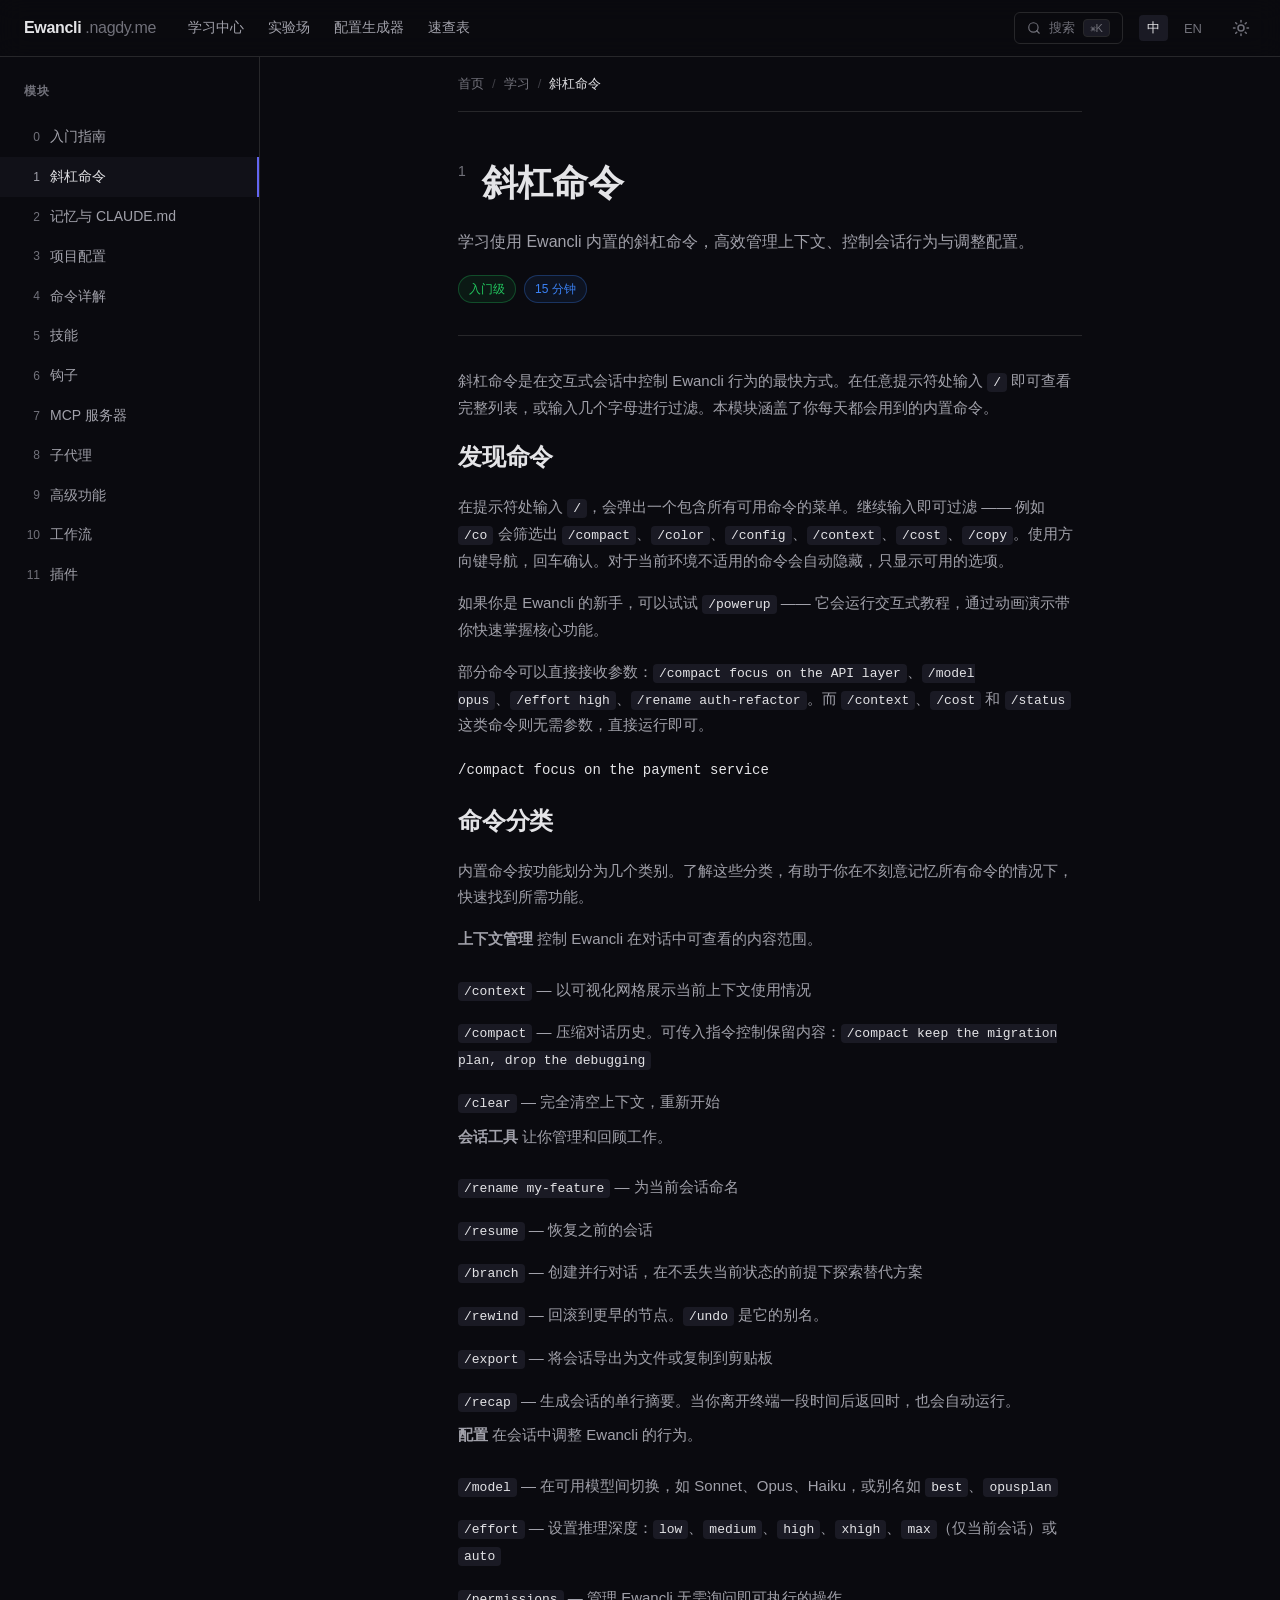
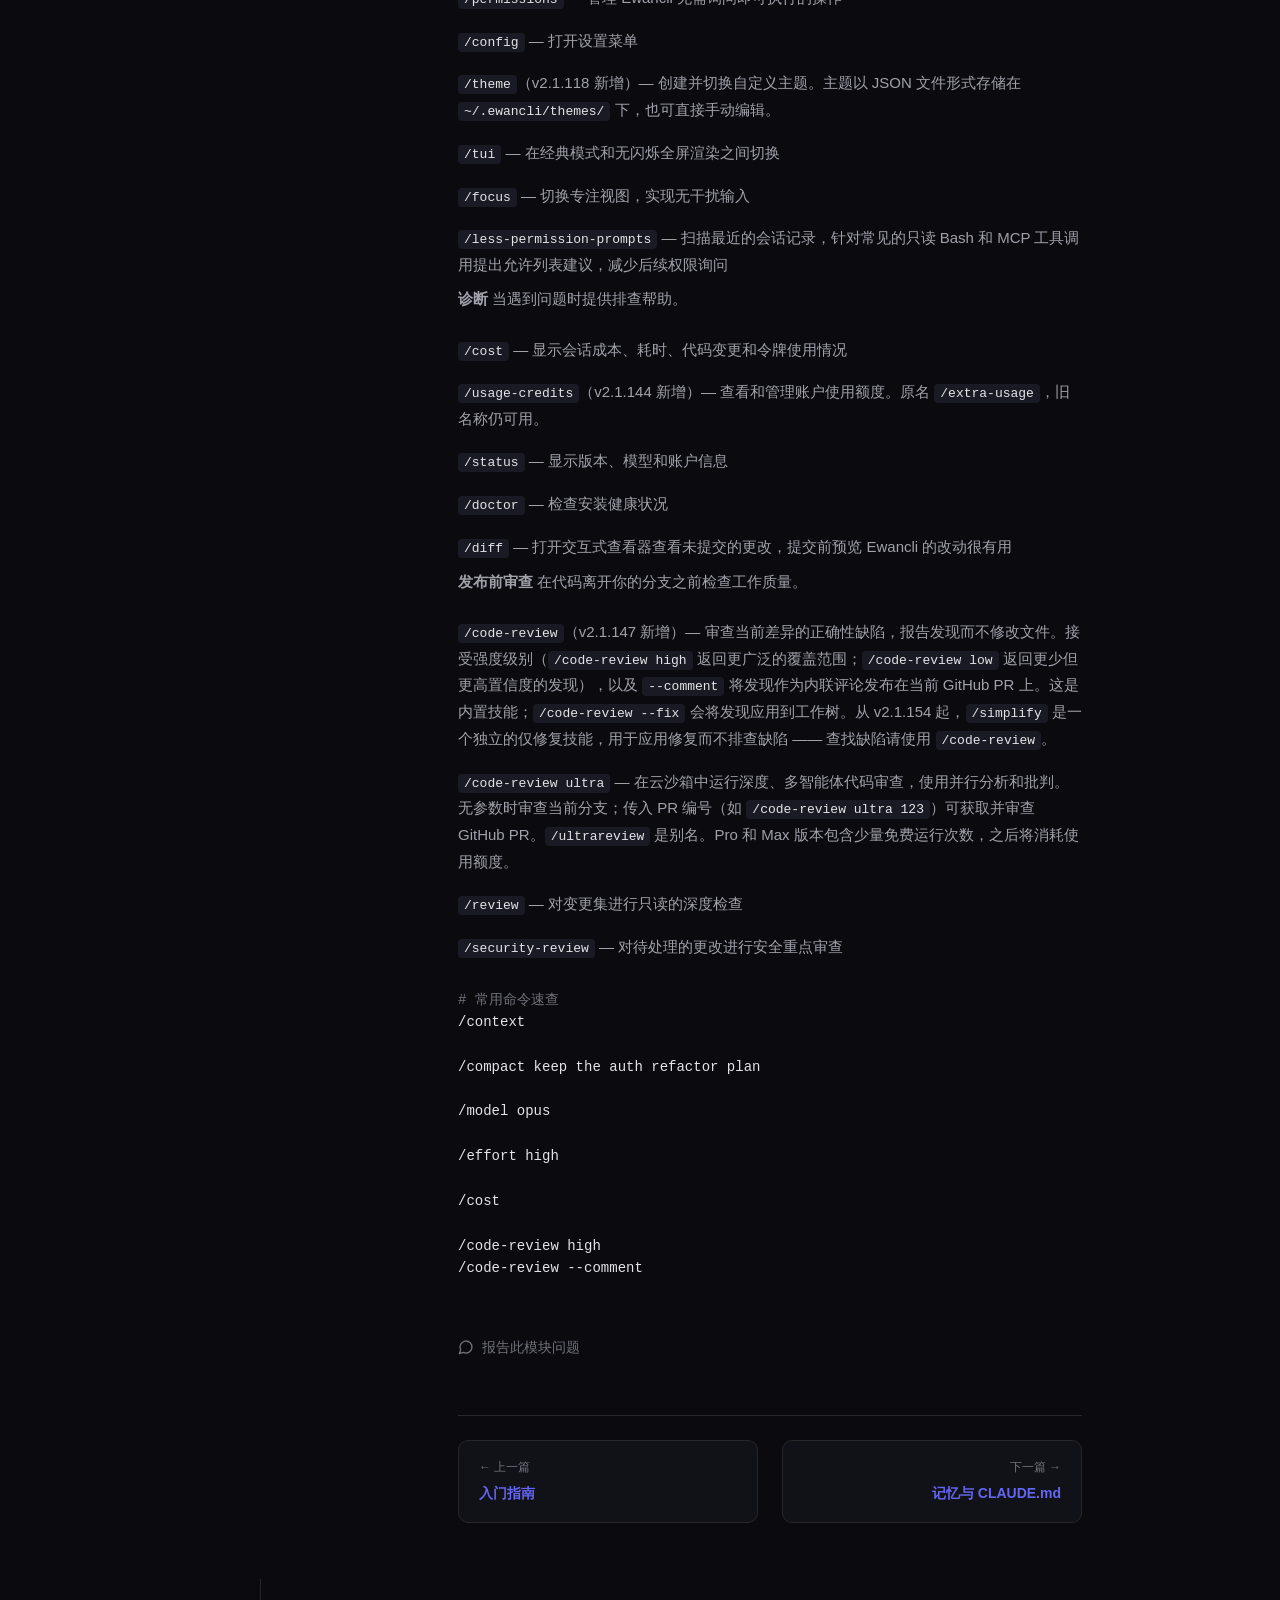
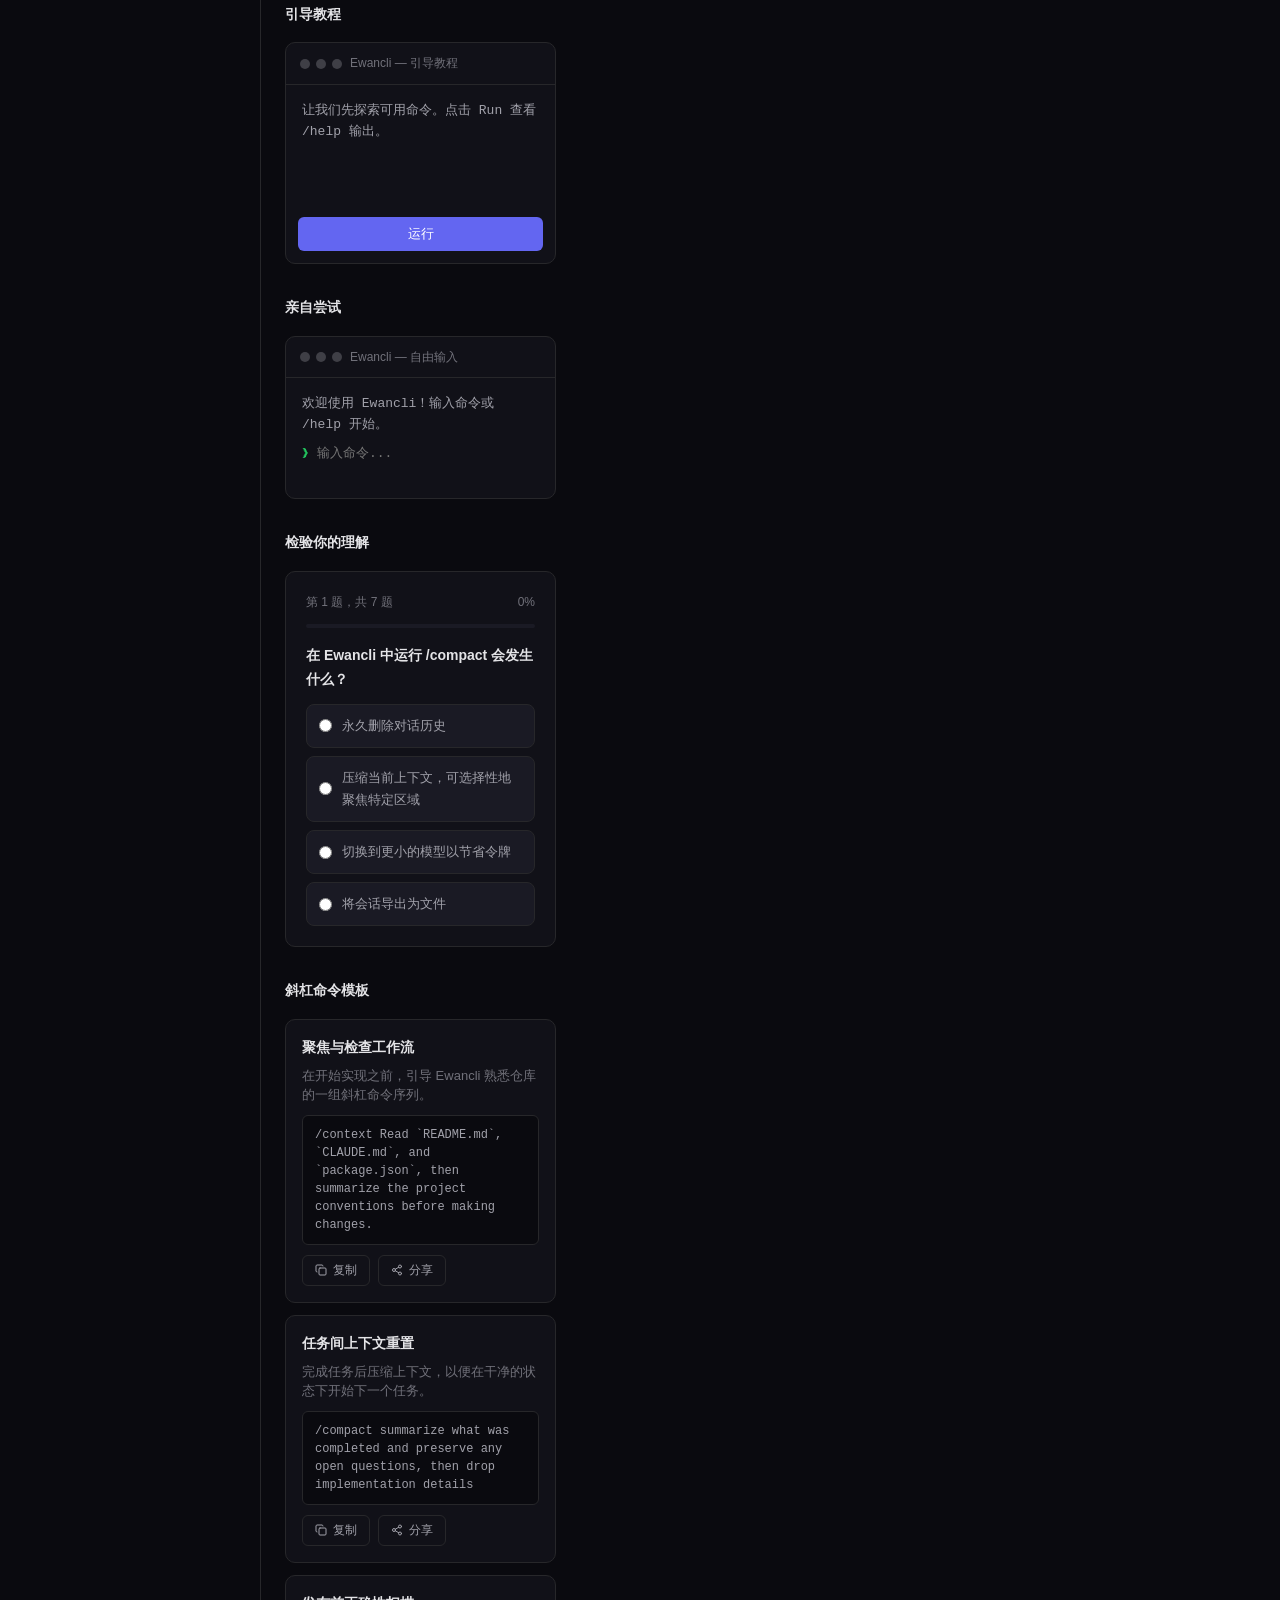
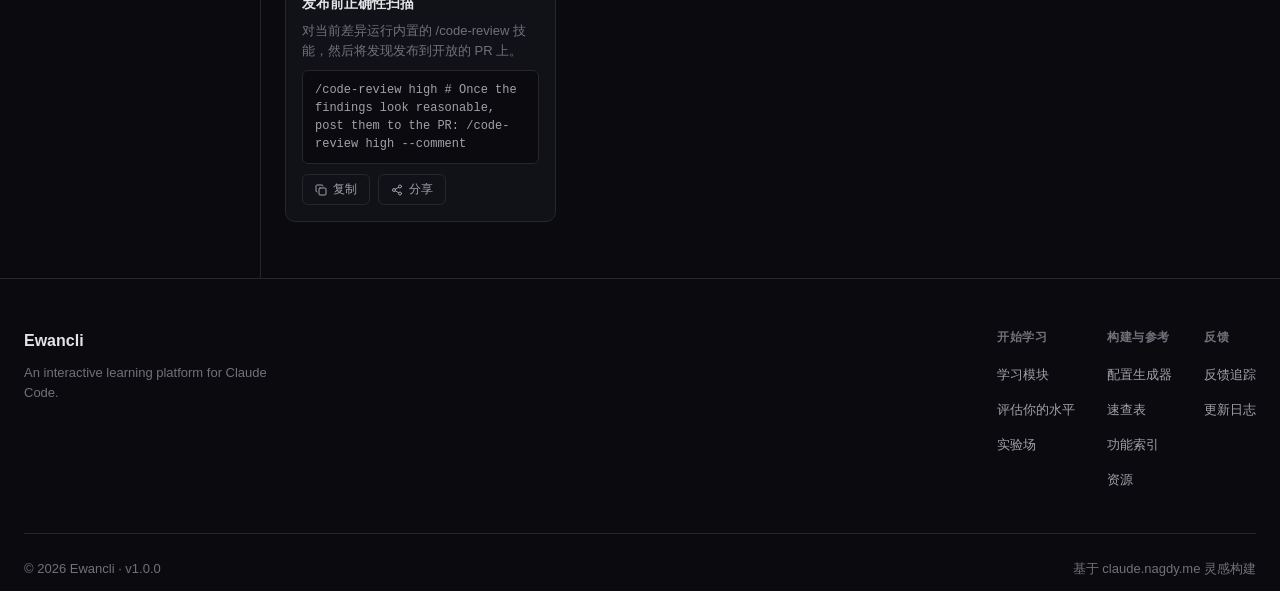
<file: demo-step/index.html>
<!DOCTYPE html>
<html lang="zh-CN">
<head>
  <meta charset="UTF-8">
  <meta name="viewport" content="width=device-width, initial-scale=1.0">
  <title>斜杠命令 — Ewancli 学习中心</title>
  <style>
    :root {
      --bg-primary: #0a0a0f;
      --bg-secondary: #111118;
      --bg-tertiary: #1a1a24;
      --text-primary: #e4e4e7;
      --text-secondary: #a1a1aa;
      --text-muted: #71717a;
      --accent: #6366f1;
      --accent-hover: #818cf8;
      --border: #27272a;
      --border-hover: #3f3f46;
      --code-bg: #0d0d14;
      --success: #22c55e;
      --warning: #f59e0b;
      --info: #3b82f6;
    }

    * {
      margin: 0;
      padding: 0;
      box-sizing: border-box;
    }

    body {
      font-family: -apple-system, BlinkMacSystemFont, "Segoe UI", Roboto, "Helvetica Neue", Arial, sans-serif;
      background-color: var(--bg-primary);
      color: var(--text-primary);
      line-height: 1.7;
      -webkit-font-smoothing: antialiased;
      min-height: 100vh;
      display: flex;
      flex-direction: column;
    }

    a {
      color: var(--accent);
      text-decoration: none;
      transition: color 0.2s;
    }

    a:hover {
      color: var(--accent-hover);
    }

    /* Header */
    .site-header {
      border-bottom: 1px solid var(--border);
      background: rgba(10, 10, 15, 0.9);
      backdrop-filter: blur(12px);
      position: sticky;
      top: 0;
      z-index: 50;
    }

    .header-inner {
      max-width: 1440px;
      margin: 0 auto;
      padding: 0 24px;
      height: 56px;
      display: flex;
      align-items: center;
      justify-content: space-between;
    }

    .header-left {
      display: flex;
      align-items: center;
      gap: 32px;
    }

    .logo {
      font-weight: 700;
      font-size: 16px;
      color: var(--text-primary);
      display: flex;
      align-items: center;
      gap: 4px;
      letter-spacing: -0.02em;
    }

    .logo span {
      color: var(--text-muted);
      font-weight: 400;
    }

    .nav-links {
      display: flex;
      gap: 24px;
      align-items: center;
    }

    .nav-links a {
      color: var(--text-secondary);
      font-size: 14px;
      font-weight: 500;
    }

    .nav-links a:hover {
      color: var(--text-primary);
    }

    .header-right {
      display: flex;
      align-items: center;
      gap: 16px;
    }

    .search-btn {
      display: flex;
      align-items: center;
      gap: 8px;
      padding: 6px 12px;
      border: 1px solid var(--border);
      border-radius: 6px;
      background: transparent;
      color: var(--text-muted);
      font-size: 13px;
      cursor: pointer;
      transition: border-color 0.2s;
    }

    .search-btn:hover {
      border-color: var(--border-hover);
      color: var(--text-secondary);
    }

    .search-btn kbd {
      font-family: inherit;
      font-size: 11px;
      padding: 2px 6px;
      border-radius: 4px;
      background: var(--bg-tertiary);
      border: 1px solid var(--border);
    }

    .lang-toggle {
      display: flex;
      align-items: center;
      gap: 8px;
      font-size: 13px;
      color: var(--text-muted);
    }

    .lang-toggle button {
      background: none;
      border: none;
      color: var(--text-muted);
      cursor: pointer;
      font-size: 13px;
      padding: 4px 8px;
      border-radius: 4px;
      transition: color 0.2s;
    }

    .lang-toggle button:hover {
      color: var(--text-secondary);
    }

    .lang-toggle button.active {
      color: var(--text-primary);
      background: var(--bg-tertiary);
    }

    .theme-toggle {
      background: none;
      border: none;
      color: var(--text-muted);
      cursor: pointer;
      padding: 6px;
      border-radius: 6px;
      display: flex;
      align-items: center;
      justify-content: center;
      transition: color 0.2s, background 0.2s;
    }

    .theme-toggle:hover {
      color: var(--text-secondary);
      background: var(--bg-tertiary);
    }

    /* Layout */
    .layout {
      display: flex;
      flex: 1;
      max-width: 1440px;
      margin: 0 auto;
      width: 100%;
    }

    /* Sidebar */
    .sidebar {
      width: 260px;
      border-right: 1px solid var(--border);
      padding: 24px 0;
      position: sticky;
      top: 56px;
      height: calc(100vh - 56px);
      overflow-y: auto;
      flex-shrink: 0;
    }

    .sidebar-header {
      padding: 0 24px 16px;
      display: flex;
      align-items: center;
      justify-content: space-between;
    }

    .sidebar-title {
      font-size: 12px;
      font-weight: 600;
      text-transform: uppercase;
      letter-spacing: 0.05em;
      color: var(--text-muted);
    }

    .sidebar-toggle {
      display: none;
      background: none;
      border: none;
      color: var(--text-muted);
      cursor: pointer;
      padding: 4px;
    }

    .module-list {
      list-style: none;
    }

    .module-list li {
      margin: 0;
    }

    .module-list a {
      display: flex;
      align-items: center;
      gap: 10px;
      padding: 8px 24px;
      color: var(--text-secondary);
      font-size: 14px;
      transition: background 0.15s, color 0.15s;
    }

    .module-list a:hover {
      background: var(--bg-secondary);
      color: var(--text-primary);
    }

    .module-list a.active {
      color: var(--text-primary);
      background: var(--bg-secondary);
      border-right: 2px solid var(--accent);
    }

    .module-num {
      font-size: 12px;
      color: var(--text-muted);
      width: 16px;
      text-align: right;
      flex-shrink: 0;
    }

    .module-list a.active .module-num {
      color: var(--text-secondary);
    }

    /* Main */
    .main {
      flex: 1;
      min-width: 0;
      display: flex;
      flex-direction: column;
    }

    .main-content {
      flex: 1;
      display: flex;
      flex-direction: column;
    }

    .content-wrapper {
      flex: 1;
      padding: 0 48px;
      max-width: 720px;
      margin: 0 auto;
      width: 100%;
    }

    /* Breadcrumb */
    .breadcrumb {
      padding: 16px 0;
      font-size: 13px;
      color: var(--text-muted);
      border-bottom: 1px solid var(--border);
      display: flex;
      align-items: center;
      gap: 8px;
    }

    .breadcrumb a {
      color: var(--text-muted);
    }

    .breadcrumb a:hover {
      color: var(--accent);
    }

    .breadcrumb .sep {
      color: var(--text-muted);
      opacity: 0.5;
    }

    .breadcrumb .current {
      color: var(--text-primary);
    }

    /* Hero */
    .hero {
      padding: 40px 0 32px;
      border-bottom: 1px solid var(--border);
    }

    .hero-header {
      display: flex;
      align-items: flex-start;
      gap: 16px;
      margin-bottom: 16px;
    }

    .hero-num {
      font-size: 14px;
      color: var(--text-muted);
      font-weight: 500;
      margin-top: 8px;
    }

    .hero h1 {
      font-size: 36px;
      font-weight: 700;
      letter-spacing: -0.02em;
      color: var(--text-primary);
    }

    .hero-description {
      font-size: 16px;
      color: var(--text-secondary);
      line-height: 1.6;
      margin-bottom: 20px;
    }

    .meta-tags {
      display: flex;
      gap: 8px;
      flex-wrap: wrap;
    }

    .tag {
      display: inline-flex;
      align-items: center;
      padding: 3px 10px;
      border-radius: 9999px;
      font-size: 12px;
      font-weight: 500;
      border: 1px solid var(--border);
      background: var(--bg-secondary);
      color: var(--text-secondary);
    }

    .tag.beginner {
      border-color: rgba(34, 197, 94, 0.3);
      color: var(--success);
      background: rgba(34, 197, 94, 0.08);
    }

    .tag.time {
      border-color: rgba(59, 130, 246, 0.3);
      color: var(--info);
      background: rgba(59, 130, 246, 0.08);
    }

    /* Content */
    .content {
      padding: 32px 0;
      flex: 1;
    }

    .section {
      margin-bottom: 40px;
    }

    .section h2 {
      font-size: 24px;
      font-weight: 600;
      margin-bottom: 16px;
      letter-spacing: -0.01em;
      color: var(--text-primary);
    }

    .section p {
      color: var(--text-secondary);
      margin-bottom: 16px;
      font-size: 15px;
      line-height: 1.75;
    }

    .section ul {
      list-style: none;
      padding: 0;
    }

    .section ul li {
      padding: 8px 0;
      color: var(--text-secondary);
      font-size: 15px;
      line-height: 1.75;
    }

    .section ul li strong {
      color: var(--text-primary);
      font-weight: 600;
    }

    .section code {
      font-family: "SF Mono", "Fira Code", "Fira Mono", Menlo, Consolas, monospace;
      font-size: 13px;
      background: var(--bg-tertiary);
      padding: 2px 6px;
      border-radius: 4px;
      color: var(--text-primary);
    }

    /* Code block (standalone) */
    .code-block {
      margin: 20px 0;
    }

    .code-block pre {
      font-family: "SF Mono", "Fira Code", "Fira Mono", Menlo, Consolas, monospace;
      font-size: 14px;
      line-height: 1.6;
      color: #e4e4e7;
      white-space: pre-wrap;
      word-break: break-word;
    }

    /* Inline command list */
    .command-list {
      margin: 16px 0;
    }

    .command-item {
      padding: 8px 0;
      display: flex;
      gap: 8px;
      align-items: baseline;
      flex-wrap: wrap;
    }

    .command-item code {
      font-family: "SF Mono", "Fira Code", monospace;
      font-size: 14px;
      color: var(--accent-hover);
      background: none;
      padding: 0;
    }

    .command-item .desc {
      color: var(--text-secondary);
      font-size: 15px;
    }

    /* Module nav */
    .module-nav {
      border-top: 1px solid var(--border);
      padding: 24px 0;
      display: flex;
      justify-content: space-between;
      gap: 24px;
      margin-top: 40px;
    }

    .nav-card {
      flex: 1;
      padding: 16px 20px;
      background: var(--bg-secondary);
      border: 1px solid var(--border);
      border-radius: 10px;
      transition: border-color 0.2s, transform 0.2s;
      text-decoration: none;
      display: block;
    }

    .nav-card:hover {
      border-color: var(--border-hover);
      transform: translateY(-2px);
    }

    .nav-label {
      font-size: 12px;
      color: var(--text-muted);
      margin-bottom: 4px;
    }

    .nav-title {
      font-size: 14px;
      font-weight: 600;
      color: var(--accent);
    }

    .nav-card.next {
      text-align: right;
    }

    .feedback-link {
      display: inline-flex;
      align-items: center;
      gap: 8px;
      padding: 16px 0;
      font-size: 14px;
      color: var(--text-muted);
    }

    .feedback-link:hover {
      color: var(--text-secondary);
    }

    /* Right sidebar */
    .right-sidebar {
      width: 320px;
      border-left: 1px solid var(--border);
      padding: 24px;
      overflow-y: auto;
      flex-shrink: 0;
    }

    .widget {
      margin-bottom: 32px;
    }

    .widget h3 {
      font-size: 14px;
      font-weight: 600;
      margin-bottom: 16px;
      color: var(--text-primary);
    }

    .terminal {
      background: var(--bg-secondary);
      border: 1px solid var(--border);
      border-radius: 10px;
      overflow: hidden;
    }

    .terminal-header {
      padding: 10px 14px;
      border-bottom: 1px solid var(--border);
      font-size: 12px;
      color: var(--text-muted);
      display: flex;
      align-items: center;
      gap: 8px;
    }

    .terminal-dots {
      display: flex;
      gap: 6px;
    }

    .terminal-dot {
      width: 10px;
      height: 10px;
      border-radius: 50%;
      background: var(--border-hover);
    }

    .terminal-body {
      padding: 16px;
      font-family: "SF Mono", "Fira Code", monospace;
      font-size: 13px;
      line-height: 1.6;
      color: var(--text-secondary);
      min-height: 120px;
    }

    .terminal-input-line {
      display: flex;
      align-items: center;
      gap: 8px;
      margin-top: 8px;
    }

    .terminal-prompt {
      color: var(--success);
    }

    .terminal-input {
      flex: 1;
      background: transparent;
      border: none;
      color: var(--text-primary);
      font-family: inherit;
      font-size: inherit;
      outline: none;
    }

    .run-btn {
      margin-top: 12px;
      width: 100%;
      padding: 8px 16px;
      background: var(--accent);
      color: white;
      border: none;
      border-radius: 6px;
      font-size: 13px;
      font-weight: 500;
      cursor: pointer;
      transition: background 0.2s;
    }

    .run-btn:hover {
      background: var(--accent-hover);
    }

    .quiz-widget {
      background: var(--bg-secondary);
      border: 1px solid var(--border);
      border-radius: 10px;
      padding: 20px;
    }

    .quiz-header {
      display: flex;
      justify-content: space-between;
      align-items: center;
      margin-bottom: 12px;
    }

    .quiz-progress-text {
      font-size: 12px;
      color: var(--text-muted);
    }

    .quiz-progress-bar {
      width: 100%;
      height: 4px;
      background: var(--bg-tertiary);
      border-radius: 2px;
      margin-bottom: 16px;
      overflow: hidden;
    }

    .quiz-progress-fill {
      height: 100%;
      background: var(--accent);
      border-radius: 2px;
      transition: width 0.3s;
    }

    .quiz-question {
      font-size: 14px;
      font-weight: 600;
      margin-bottom: 12px;
      color: var(--text-primary);
    }

    .quiz-options {
      display: flex;
      flex-direction: column;
      gap: 8px;
    }

    .quiz-option {
      display: flex;
      align-items: center;
      gap: 10px;
      padding: 10px 12px;
      background: var(--bg-tertiary);
      border: 1px solid var(--border);
      border-radius: 8px;
      cursor: pointer;
      font-size: 13px;
      color: var(--text-secondary);
      transition: border-color 0.2s, color 0.2s;
    }

    .quiz-option:hover {
      border-color: var(--border-hover);
      color: var(--text-primary);
    }

    .quiz-option input[type="radio"] {
      accent-color: var(--accent);
    }

    .template-card {
      background: var(--bg-secondary);
      border: 1px solid var(--border);
      border-radius: 10px;
      padding: 16px;
      margin-bottom: 12px;
    }

    .template-title {
      font-size: 14px;
      font-weight: 600;
      margin-bottom: 6px;
      color: var(--text-primary);
    }

    .template-desc {
      font-size: 13px;
      color: var(--text-muted);
      margin-bottom: 10px;
      line-height: 1.5;
    }

    .template-code {
      background: var(--bg-primary);
      border: 1px solid var(--border);
      border-radius: 6px;
      padding: 10px 12px;
      font-family: "SF Mono", "Fira Code", monospace;
      font-size: 12px;
      line-height: 1.5;
      color: var(--text-secondary);
      margin-bottom: 10px;
      position: relative;
    }

    .template-actions {
      display: flex;
      gap: 8px;
    }

    .template-btn {
      display: flex;
      align-items: center;
      gap: 6px;
      padding: 6px 12px;
      background: transparent;
      border: 1px solid var(--border);
      border-radius: 6px;
      color: var(--text-secondary);
      font-size: 12px;
      cursor: pointer;
      transition: border-color 0.2s, color 0.2s;
    }

    .template-btn:hover {
      border-color: var(--border-hover);
      color: var(--text-primary);
    }

    /* Footer */
    .site-footer {
      border-top: 1px solid var(--border);
      padding: 48px 24px 32px;
      margin-top: auto;
    }

    .footer-inner {
      max-width: 1440px;
      margin: 0 auto;
      display: flex;
      justify-content: space-between;
      gap: 48px;
    }

    .footer-brand {
      max-width: 280px;
    }

    .footer-logo {
      font-size: 16px;
      font-weight: 700;
      margin-bottom: 8px;
      color: var(--text-primary);
    }

    .footer-desc {
      font-size: 13px;
      color: var(--text-muted);
      line-height: 1.6;
      margin-bottom: 16px;
    }

    .footer-links {
      display: flex;
      gap: 32px;
    }

    .footer-col h4 {
      font-size: 12px;
      font-weight: 600;
      text-transform: uppercase;
      letter-spacing: 0.05em;
      color: var(--text-muted);
      margin-bottom: 12px;
    }

    .footer-col ul {
      list-style: none;
    }

    .footer-col li {
      margin-bottom: 8px;
    }

    .footer-col a {
      font-size: 13px;
      color: var(--text-secondary);
    }

    .footer-col a:hover {
      color: var(--text-primary);
    }

    .footer-bottom {
      max-width: 1440px;
      margin: 32px auto 0;
      padding-top: 24px;
      border-top: 1px solid var(--border);
      display: flex;
      justify-content: space-between;
      align-items: center;
      font-size: 13px;
      color: var(--text-muted);
    }

    /* Responsive */
    @media (max-width: 1100px) {
      .right-sidebar {
        display: none;
      }
    }

    @media (max-width: 860px) {
      .sidebar {
        display: none;
      }

      .content-wrapper {
        padding: 0 24px;
      }

      .header-left .nav-links {
        display: none;
      }
    }
  </style>
</head>
<body>

  <!-- Header -->
  <header class="site-header">
    <div class="header-inner">
      <div class="header-left">
        <a href="#" class="logo">Ewancli <span>.nagdy.me</span></a>
        <nav class="nav-links">
          <a href="#">学习中心</a>
          <a href="#">实验场</a>
          <a href="#">配置生成器</a>
          <a href="#">速查表</a>
        </nav>
      </div>
      <div class="header-right">
        <button class="search-btn" onclick="alert('搜索功能即将上线')">
          <svg width="14" height="14" viewBox="0 0 24 24" fill="none" stroke="currentColor" stroke-width="2" stroke-linecap="round" stroke-linejoin="round"><circle cx="11" cy="11" r="8"></circle><path d="m21 21-4.3-4.3"></path></svg>
          搜索
          <kbd>⌘K</kbd>
        </button>
        <div class="lang-toggle">
          <button class="active">中</button>
          <button>EN</button>
        </div>
        <button class="theme-toggle" onclick="toggleTheme()" title="切换深色模式">
          <svg width="18" height="18" viewBox="0 0 24 24" fill="none" stroke="currentColor" stroke-width="2" stroke-linecap="round" stroke-linejoin="round"><circle cx="12" cy="12" r="4"></circle><path d="M12 2v2"></path><path d="M12 20v2"></path><path d="m4.93 4.93 1.41 1.41"></path><path d="m17.66 17.66 1.41 1.41"></path><path d="M2 12h2"></path><path d="M20 12h2"></path><path d="m4.93 19.07 1.41-1.41"></path><path d="m17.66 6.34 1.41-1.41"></path></svg>
        </button>
      </div>
    </div>
  </header>

  <div class="layout">
    <!-- Left Sidebar -->
    <aside class="sidebar">
      <div class="sidebar-header">
        <span class="sidebar-title">模块</span>
        <button class="sidebar-toggle">
          <svg width="18" height="18" viewBox="0 0 24 24" fill="none" stroke="currentColor" stroke-width="2" stroke-linecap="round" stroke-linejoin="round"><path d="M19 12H5"></path><path d="M12 19l-7-7 7-7"></path></svg>
        </button>
      </div>
      <ul class="module-list">
        <li><a href="#"><span class="module-num">0</span> 入门指南</a></li>
        <li><a href="#" class="active"><span class="module-num">1</span> 斜杠命令</a></li>
        <li><a href="#"><span class="module-num">2</span> 记忆与 CLAUDE.md</a></li>
        <li><a href="#"><span class="module-num">3</span> 项目配置</a></li>
        <li><a href="#"><span class="module-num">4</span> 命令详解</a></li>
        <li><a href="#"><span class="module-num">5</span> 技能</a></li>
        <li><a href="#"><span class="module-num">6</span> 钩子</a></li>
        <li><a href="#"><span class="module-num">7</span> MCP 服务器</a></li>
        <li><a href="#"><span class="module-num">8</span> 子代理</a></li>
        <li><a href="#"><span class="module-num">9</span> 高级功能</a></li>
        <li><a href="#"><span class="module-num">10</span> 工作流</a></li>
        <li><a href="#"><span class="module-num">11</span> 插件</a></li>
      </ul>
    </aside>

    <!-- Main Content -->
    <main class="main">
      <div class="main-content">
        <div class="content-wrapper">
          <!-- Breadcrumb -->
          <nav class="breadcrumb">
            <a href="#">首页</a>
            <span class="sep">/</span>
            <a href="#">学习</a>
            <span class="sep">/</span>
            <span class="current">斜杠命令</span>
          </nav>

          <!-- Hero -->
          <section class="hero">
            <div class="hero-header">
              <span class="hero-num">1</span>
              <h1>斜杠命令</h1>
            </div>
            <p class="hero-description">
              学习使用 Ewancli 内置的斜杠命令，高效管理上下文、控制会话行为与调整配置。
            </p>
            <div class="meta-tags">
              <span class="tag beginner">入门级</span>
              <span class="tag time">15 分钟</span>
            </div>
          </section>

          <!-- Content -->
          <div class="content">
            <div class="section">
              <p>
                斜杠命令是在交互式会话中控制 Ewancli 行为的最快方式。在任意提示符处输入 <code>/</code> 即可查看完整列表，或输入几个字母进行过滤。本模块涵盖了你每天都会用到的内置命令。
              </p>

              <h2>发现命令</h2>
              <p>
                在提示符处输入 <code>/</code>，会弹出一个包含所有可用命令的菜单。继续输入即可过滤 —— 例如 <code>/co</code> 会筛选出 <code>/compact</code>、<code>/color</code>、<code>/config</code>、<code>/context</code>、<code>/cost</code>、<code>/copy</code>。使用方向键导航，回车确认。对于当前环境不适用的命令会自动隐藏，只显示可用的选项。
              </p>
              <p>
                如果你是 Ewancli 的新手，可以试试 <code>/powerup</code> —— 它会运行交互式教程，通过动画演示带你快速掌握核心功能。
              </p>
              <p>
                部分命令可以直接接收参数：<code>/compact focus on the API layer</code>、<code>/model opus</code>、<code>/effort high</code>、<code>/rename auth-refactor</code>。而 <code>/context</code>、<code>/cost</code> 和 <code>/status</code> 这类命令则无需参数，直接运行即可。
              </p>

              <div class="code-block">
                <pre>/compact focus on the payment service</pre>
              </div>

              <h2>命令分类</h2>
              <p>
                内置命令按功能划分为几个类别。了解这些分类，有助于你在不刻意记忆所有命令的情况下，快速找到所需功能。
              </p>

              <p><strong>上下文管理</strong> 控制 Ewancli 在对话中可查看的内容范围。</p>
              <ul>
                <li><code>/context</code> — 以可视化网格展示当前上下文使用情况</li>
                <li><code>/compact</code> — 压缩对话历史。可传入指令控制保留内容：<code>/compact keep the migration plan, drop the debugging</code></li>
                <li><code>/clear</code> — 完全清空上下文，重新开始</li>
              </ul>

              <p><strong>会话工具</strong> 让你管理和回顾工作。</p>
              <ul>
                <li><code>/rename my-feature</code> — 为当前会话命名</li>
                <li><code>/resume</code> — 恢复之前的会话</li>
                <li><code>/branch</code> — 创建并行对话，在不丢失当前状态的前提下探索替代方案</li>
                <li><code>/rewind</code> — 回滚到更早的节点。<code>/undo</code> 是它的别名。</li>
                <li><code>/export</code> — 将会话导出为文件或复制到剪贴板</li>
                <li><code>/recap</code> — 生成会话的单行摘要。当你离开终端一段时间后返回时，也会自动运行。</li>
              </ul>

              <p><strong>配置</strong> 在会话中调整 Ewancli 的行为。</p>
              <ul>
                <li><code>/model</code> — 在可用模型间切换，如 Sonnet、Opus、Haiku，或别名如 <code>best</code>、<code>opusplan</code></li>
                <li><code>/effort</code> — 设置推理深度：<code>low</code>、<code>medium</code>、<code>high</code>、<code>xhigh</code>、<code>max</code>（仅当前会话）或 <code>auto</code></li>
                <li><code>/permissions</code> — 管理 Ewancli 无需询问即可执行的操作</li>
                <li><code>/config</code> — 打开设置菜单</li>
                <li><code>/theme</code>（v2.1.118 新增）— 创建并切换自定义主题。主题以 JSON 文件形式存储在 <code>~/.ewancli/themes/</code> 下，也可直接手动编辑。</li>
                <li><code>/tui</code> — 在经典模式和无闪烁全屏渲染之间切换</li>
                <li><code>/focus</code> — 切换专注视图，实现无干扰输入</li>
                <li><code>/less-permission-prompts</code> — 扫描最近的会话记录，针对常见的只读 Bash 和 MCP 工具调用提出允许列表建议，减少后续权限询问</li>
              </ul>

              <p><strong>诊断</strong> 当遇到问题时提供排查帮助。</p>
              <ul>
                <li><code>/cost</code> — 显示会话成本、耗时、代码变更和令牌使用情况</li>
                <li><code>/usage-credits</code>（v2.1.144 新增）— 查看和管理账户使用额度。原名 <code>/extra-usage</code>，旧名称仍可用。</li>
                <li><code>/status</code> — 显示版本、模型和账户信息</li>
                <li><code>/doctor</code> — 检查安装健康状况</li>
                <li><code>/diff</code> — 打开交互式查看器查看未提交的更改，提交前预览 Ewancli 的改动很有用</li>
              </ul>

              <p><strong>发布前审查</strong> 在代码离开你的分支之前检查工作质量。</p>
              <ul>
                <li>
                  <code>/code-review</code>（v2.1.147 新增）— 审查当前差异的正确性缺陷，报告发现而不修改文件。接受强度级别（<code>/code-review high</code> 返回更广泛的覆盖范围；<code>/code-review low</code> 返回更少但更高置信度的发现），以及 <code>--comment</code> 将发现作为内联评论发布在当前 GitHub PR 上。这是内置技能；<code>/code-review --fix</code> 会将发现应用到工作树。从 v2.1.154 起，<code>/simplify</code> 是一个独立的仅修复技能，用于应用修复而不排查缺陷 —— 查找缺陷请使用 <code>/code-review</code>。
                </li>
                <li>
                  <code>/code-review ultra</code> — 在云沙箱中运行深度、多智能体代码审查，使用并行分析和批判。无参数时审查当前分支；传入 PR 编号（如 <code>/code-review ultra 123</code>）可获取并审查 GitHub PR。<code>/ultrareview</code> 是别名。Pro 和 Max 版本包含少量免费运行次数，之后将消耗使用额度。
                </li>
                <li><code>/review</code> — 对变更集进行只读的深度检查</li>
                <li><code>/security-review</code> — 对待处理的更改进行安全重点审查</li>
              </ul>

              <div class="code-block">
                <pre><span style="color: var(--text-muted);"># 常用命令速查</span>
/context

/compact keep the auth refactor plan

/model opus

/effort high

/cost

/code-review high
/code-review --comment</pre>
              </div>
            </div>

            <!-- Feedback & Module Nav -->
            <a href="#" class="feedback-link">
              <svg width="16" height="16" viewBox="0 0 24 24" fill="none" stroke="currentColor" stroke-width="2" stroke-linecap="round" stroke-linejoin="round"><path d="M7.9 20A9 9 0 1 0 4 16.1L2 22Z"></path></svg>
              报告此模块问题
            </a>

            <nav class="module-nav">
              <a href="#" class="nav-card">
                <div class="nav-label">← 上一篇</div>
                <div class="nav-title">入门指南</div>
              </a>
              <a href="#" class="nav-card next">
                <div class="nav-label">下一篇 →</div>
                <div class="nav-title">记忆与 CLAUDE.md</div>
              </a>
            </nav>
          </div>
        </div>
      </div>

      <!-- Right Sidebar -->
      <aside class="right-sidebar">
        <!-- Guided Tutorial -->
        <div class="widget">
          <h3>引导教程</h3>
          <div class="terminal">
            <div class="terminal-header">
              <div class="terminal-dots">
                <div class="terminal-dot"></div>
                <div class="terminal-dot"></div>
                <div class="terminal-dot"></div>
              </div>
              <span>Ewancli — 引导教程</span>
            </div>
            <div class="terminal-body" id="guidedOutput">
              <div>让我们先探索可用命令。点击 Run 查看 /help 输出。</div>
            </div>
            <button class="run-btn" id="guidedRunBtn" style="margin: 12px; width: calc(100% - 24px);">运行</button>
          </div>
        </div>

        <!-- Try It Yourself -->
        <div class="widget">
          <h3>亲自尝试</h3>
          <div class="terminal">
            <div class="terminal-header">
              <div class="terminal-dots">
                <div class="terminal-dot"></div>
                <div class="terminal-dot"></div>
                <div class="terminal-dot"></div>
              </div>
              <span>Ewancli — 自由输入</span>
            </div>
            <div class="terminal-body">
              <div>欢迎使用 Ewancli！输入命令或 /help 开始。</div>
              <div class="terminal-input-line">
                <span class="terminal-prompt">❯</span>
                <input type="text" class="terminal-input" id="freeInput" placeholder="输入命令..." autocomplete="off">
              </div>
            </div>
          </div>
        </div>

        <!-- Check Your Understanding -->
        <div class="widget">
          <h3>检验你的理解</h3>
          <div class="quiz-widget">
            <div class="quiz-header">
              <span class="quiz-progress-text">第 1 题，共 7 题</span>
              <span class="quiz-progress-text" id="quizPercent">0%</span>
            </div>
            <div class="quiz-progress-bar">
              <div class="quiz-progress-fill" id="quizFill" style="width: 0%"></div>
            </div>
            <div class="quiz-question" id="quizQuestion">在 Ewancli 中运行 /compact 会发生什么？</div>
            <div class="quiz-options" id="quizOptions">
              <label class="quiz-option">
                <input type="radio" name="quiz" value="0">
                <span>永久删除对话历史</span>
              </label>
              <label class="quiz-option">
                <input type="radio" name="quiz" value="1">
                <span>压缩当前上下文，可选择性地聚焦特定区域</span>
              </label>
              <label class="quiz-option">
                <input type="radio" name="quiz" value="2">
                <span>切换到更小的模型以节省令牌</span>
              </label>
              <label class="quiz-option">
                <input type="radio" name="quiz" value="3">
                <span>将会话导出为文件</span>
              </label>
            </div>
          </div>
        </div>

        <!-- Templates -->
        <div class="widget">
          <h3>斜杠命令模板</h3>

          <div class="template-card">
            <div class="template-title">聚焦与检查工作流</div>
            <div class="template-desc">在开始实现之前，引导 Ewancli 熟悉仓库的一组斜杠命令序列。</div>
            <div class="template-code">/context
Read `README.md`, `CLAUDE.md`, and `package.json`, then summarize the project conventions before making changes.</div>
            <div class="template-actions">
              <button class="template-btn" onclick="copyTemplate(this)">
                <svg width="12" height="12" viewBox="0 0 24 24" fill="none" stroke="currentColor" stroke-width="2" stroke-linecap="round" stroke-linejoin="round"><rect width="14" height="14" x="8" y="8" rx="2" ry="2"></rect><path d="M4 16c-1.1 0-2-.9-2-2V4c0-1.1.9-2 2-2h10c1.1 0 2 .9 2 2"></path></svg>
                复制
              </button>
              <button class="template-btn">
                <svg width="12" height="12" viewBox="0 0 24 24" fill="none" stroke="currentColor" stroke-width="2" stroke-linecap="round" stroke-linejoin="round"><circle cx="18" cy="5" r="3"></circle><circle cx="6" cy="12" r="3"></circle><circle cx="18" cy="19" r="3"></circle><line x1="8.59" x2="15.42" y1="13.51" y2="17.49"></line><line x1="15.41" x2="8.59" y1="6.51" y2="10.49"></line></svg>
                分享
              </button>
            </div>
          </div>

          <div class="template-card">
            <div class="template-title">任务间上下文重置</div>
            <div class="template-desc">完成任务后压缩上下文，以便在干净的状态下开始下一个任务。</div>
            <div class="template-code">/compact summarize what was completed and preserve any open questions, then drop implementation details</div>
            <div class="template-actions">
              <button class="template-btn" onclick="copyTemplate(this)">
                <svg width="12" height="12" viewBox="0 0 24 24" fill="none" stroke="currentColor" stroke-width="2" stroke-linecap="round" stroke-linejoin="round"><rect width="14" height="14" x="8" y="8" rx="2" ry="2"></rect><path d="M4 16c-1.1 0-2-.9-2-2V4c0-1.1.9-2 2-2h10c1.1 0 2 .9 2 2"></path></svg>
                复制
              </button>
              <button class="template-btn">
                <svg width="12" height="12" viewBox="0 0 24 24" fill="none" stroke="currentColor" stroke-width="2" stroke-linecap="round" stroke-linejoin="round"><circle cx="18" cy="5" r="3"></circle><circle cx="6" cy="12" r="3"></circle><circle cx="18" cy="19" r="3"></circle><line x1="8.59" x2="15.42" y1="13.51" y2="17.49"></line><line x1="15.41" x2="8.59" y1="6.51" y2="10.49"></line></svg>
                分享
              </button>
            </div>
          </div>

          <div class="template-card">
            <div class="template-title">发布前正确性扫描</div>
            <div class="template-desc">对当前差异运行内置的 /code-review 技能，然后将发现发布到开放的 PR 上。</div>
            <div class="template-code">/code-review high
# Once the findings look reasonable, post them to the PR:
/code-review high --comment</div>
            <div class="template-actions">
              <button class="template-btn" onclick="copyTemplate(this)">
                <svg width="12" height="12" viewBox="0 0 24 24" fill="none" stroke="currentColor" stroke-width="2" stroke-linecap="round" stroke-linejoin="round"><rect width="14" height="14" x="8" y="8" rx="2" ry="2"></rect><path d="M4 16c-1.1 0-2-.9-2-2V4c0-1.1.9-2 2-2h10c1.1 0 2 .9 2 2"></path></svg>
                复制
              </button>
              <button class="template-btn">
                <svg width="12" height="12" viewBox="0 0 24 24" fill="none" stroke="currentColor" stroke-width="2" stroke-linecap="round" stroke-linejoin="round"><circle cx="18" cy="5" r="3"></circle><circle cx="6" cy="12" r="3"></circle><circle cx="18" cy="19" r="3"></circle><line x1="8.59" x2="15.42" y1="13.51" y2="17.49"></line><line x1="15.41" x2="8.59" y1="6.51" y2="10.49"></line></svg>
                分享
              </button>
            </div>
          </div>
        </div>
      </aside>
    </main>
  </div>

  <!-- Footer -->
  <footer class="site-footer">
    <div class="footer-inner">
      <div class="footer-brand">
        <div class="footer-logo">Ewancli</div>
        <p class="footer-desc">An interactive learning platform for Claude Code.</p>
      </div>
      <div class="footer-links">
        <div class="footer-col">
          <h4>开始学习</h4>
          <ul>
            <li><a href="#">学习模块</a></li>
            <li><a href="#">评估你的水平</a></li>
            <li><a href="#">实验场</a></li>
          </ul>
        </div>
        <div class="footer-col">
          <h4>构建与参考</h4>
          <ul>
            <li><a href="#">配置生成器</a></li>
            <li><a href="#">速查表</a></li>
            <li><a href="#">功能索引</a></li>
            <li><a href="#">资源</a></li>
          </ul>
        </div>
        <div class="footer-col">
          <h4>反馈</h4>
          <ul>
            <li><a href="#">反馈追踪</a></li>
            <li><a href="#">更新日志</a></li>
          </ul>
        </div>
      </div>
    </div>
    <div class="footer-bottom">
      <span>© 2026 Ewancli · v1.0.0</span>
      <span>基于 claude.nagdy.me 灵感构建</span>
    </div>
  </footer>

  <script>
    // Guided tutorial simulation
    const guidedOutput = document.getElementById('guidedOutput');
    const guidedRunBtn = document.getElementById('guidedRunBtn');

    const guidedSteps = [
      { text: '> /help', delay: 300 },
      { text: '', delay: 100 },
      { text: 'Available commands:', delay: 200 },
      { text: '  /compact        Compress the current conversation', delay: 100 },
      { text: '  /config         Open the settings menu', delay: 80 },
      { text: '  /context        Show context usage', delay: 80 },
      { text: '  /cost           Show session cost', delay: 80 },
      { text: '  /help           Show this help message', delay: 80 },
      { text: '  ...', delay: 80 },
    ];

    let guidedRunning = false;
    guidedRunBtn.addEventListener('click', async () => {
      if (guidedRunning) return;
      guidedRunning = true;
      guidedRunBtn.disabled = true;
      guidedRunBtn.textContent = '运行中...';
      guidedOutput.innerHTML = '';

      for (const step of guidedSteps) {
        await new Promise(r => setTimeout(r, step.delay));
        const div = document.createElement('div');
        div.textContent = step.text;
        guidedOutput.appendChild(div);
      }

      guidedRunning = false;
      guidedRunBtn.disabled = false;
      guidedRunBtn.textContent = '运行';
    });

    // Free type terminal
    const freeInput = document.getElementById('freeInput');
    freeInput.addEventListener('keydown', (e) => {
      if (e.key === 'Enter' && freeInput.value.trim()) {
        const terminalBody = freeInput.closest('.terminal-body');
        const line = document.createElement('div');
        line.innerHTML = `<span style="color: var(--success);">❯</span> ${freeInput.value}`;
        terminalBody.insertBefore(line, freeInput.parentElement);
        freeInput.value = '';

        // Simulate response
        setTimeout(() => {
          const response = document.createElement('div');
          response.style.color = 'var(--text-muted)';
          response.textContent = `Command executed: ${line.textContent.replace('❯ ', '')}`;
          terminalBody.insertBefore(response, freeInput.parentElement);
        }, 300);
      }
    });

    // Quiz
    const quizOptions = document.querySelectorAll('.quiz-option');
    quizOptions.forEach(opt => {
      opt.addEventListener('click', () => {
        quizOptions.forEach(o => o.style.borderColor = 'var(--border)');
        quizOptions.forEach(o => o.style.color = 'var(--text-secondary)');
        opt.style.borderColor = 'var(--accent)';
        opt.style.color = 'var(--text-primary)';
        document.getElementById('quizFill').style.width = '100%';
        document.getElementById('quizPercent').textContent = '100%';
      });
    });

    // Copy template
    function copyTemplate(btn) {
      const code = btn.closest('.template-card').querySelector('.template-code').textContent;
      navigator.clipboard.writeText(code).then(() => {
        const original = btn.innerHTML;
        btn.innerHTML = '<svg width="12" height="12" viewBox="0 0 24 24" fill="none" stroke="currentColor" stroke-width="2" stroke-linecap="round" stroke-linejoin="round"><polyline points="20 6 9 17 4 12"></polyline></svg> 已复制';
        setTimeout(() => {
          btn.innerHTML = original;
        }, 2000);
      });
    }

    // Theme toggle (placeholder)
    function toggleTheme() {
      alert('深色模式切换功能演示');
    }
  </script>
</body>
</html>
</file>
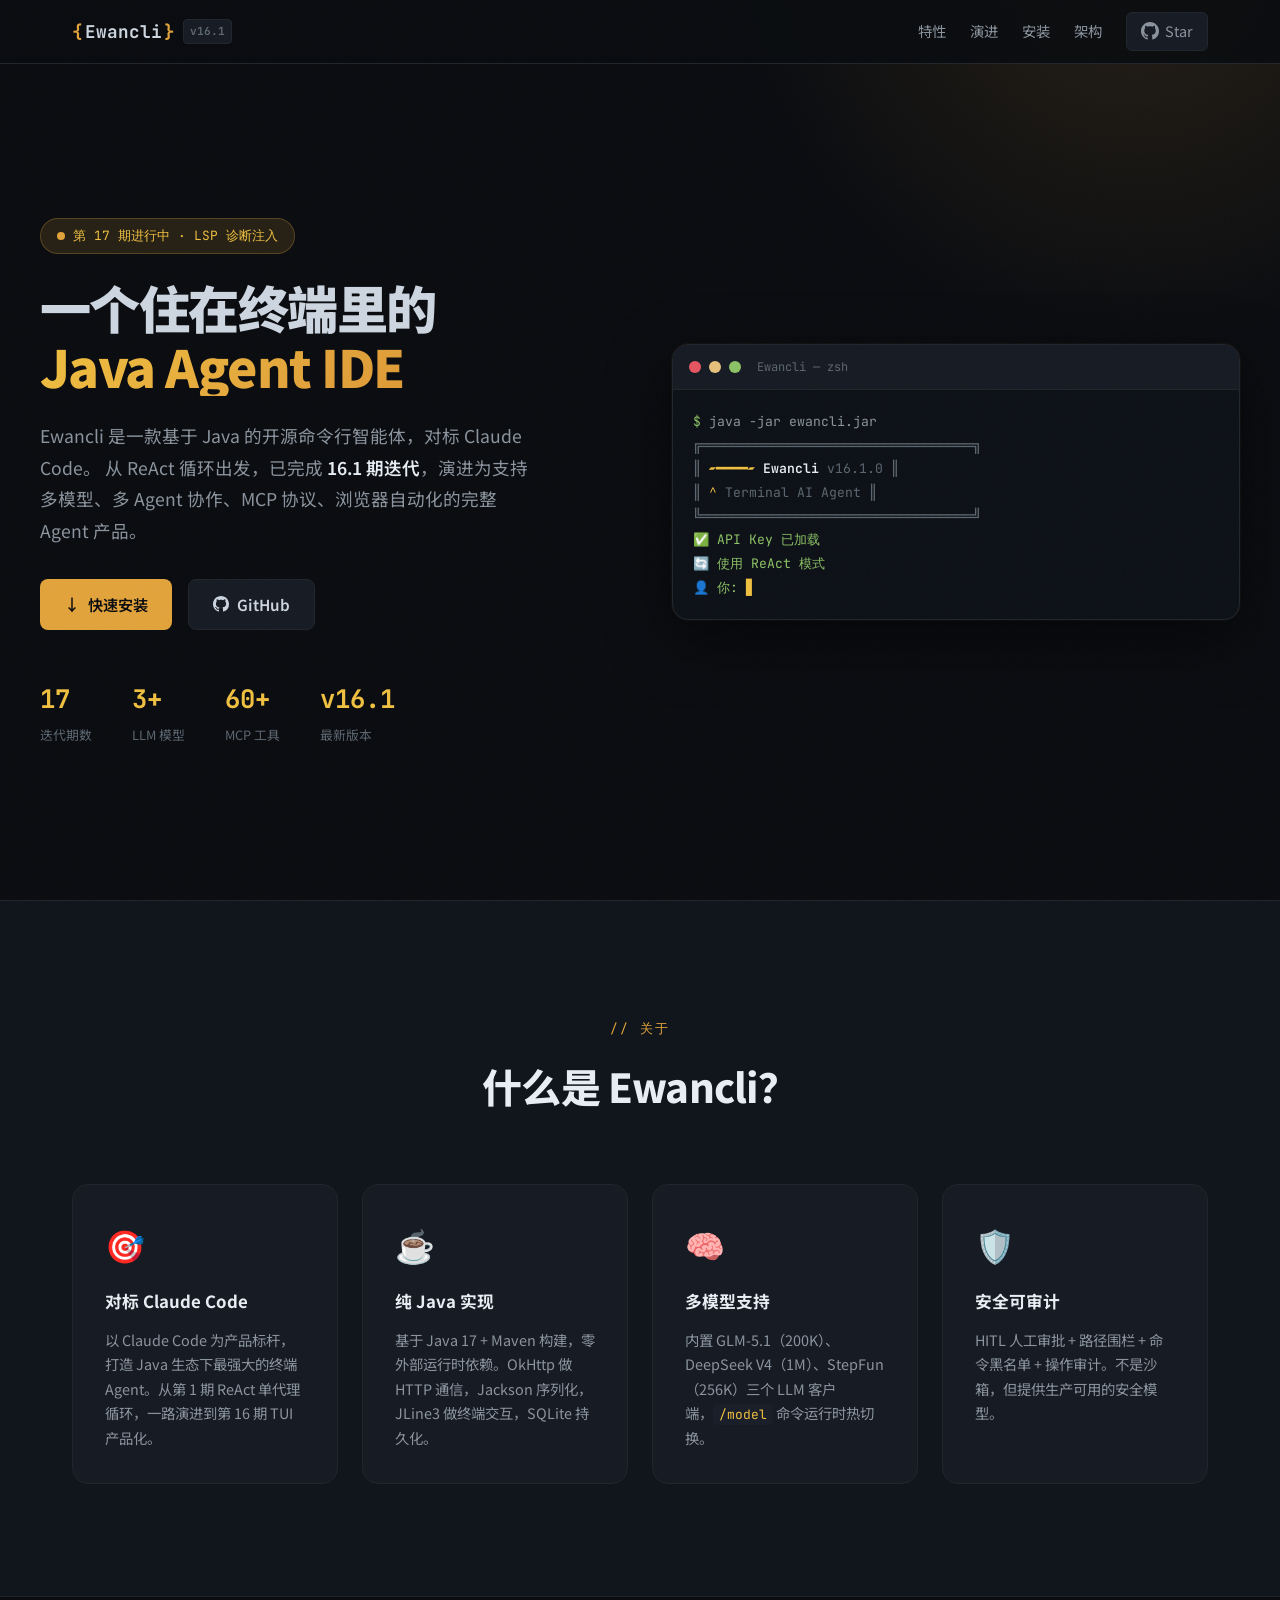
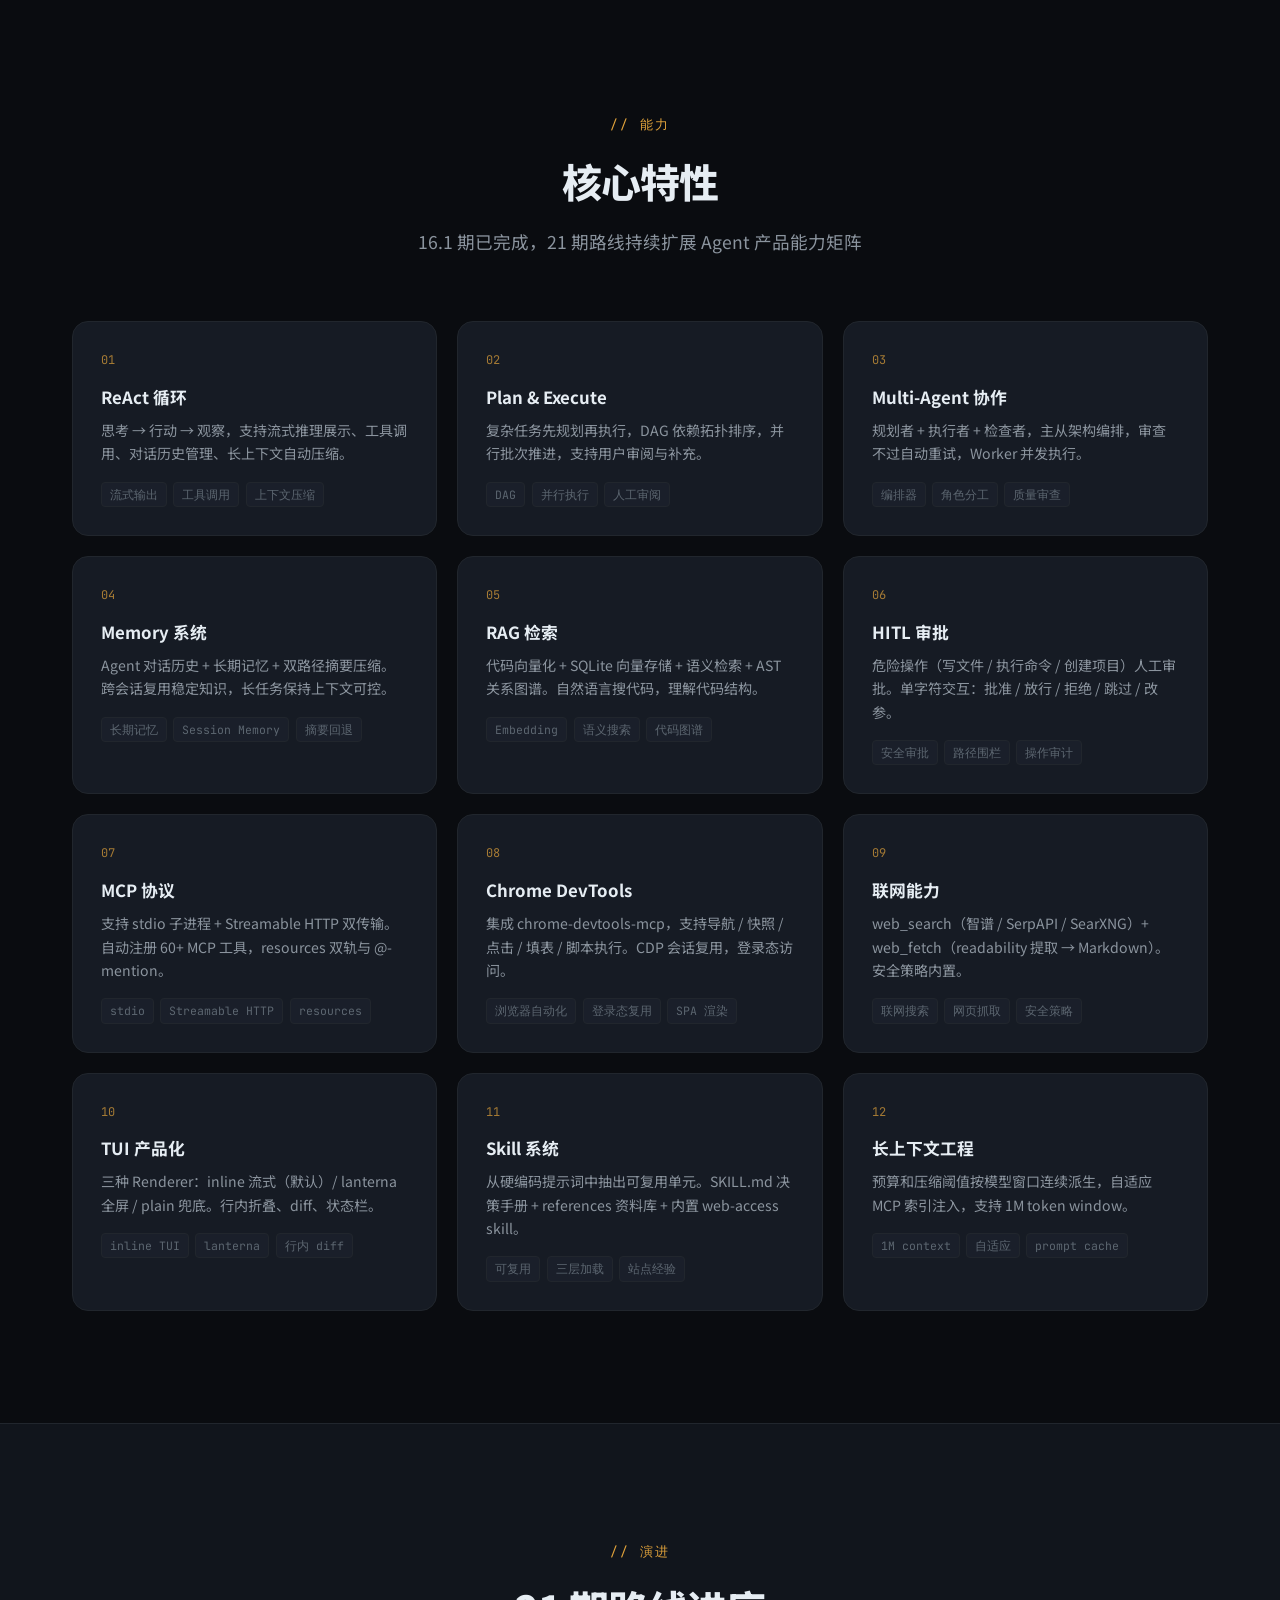
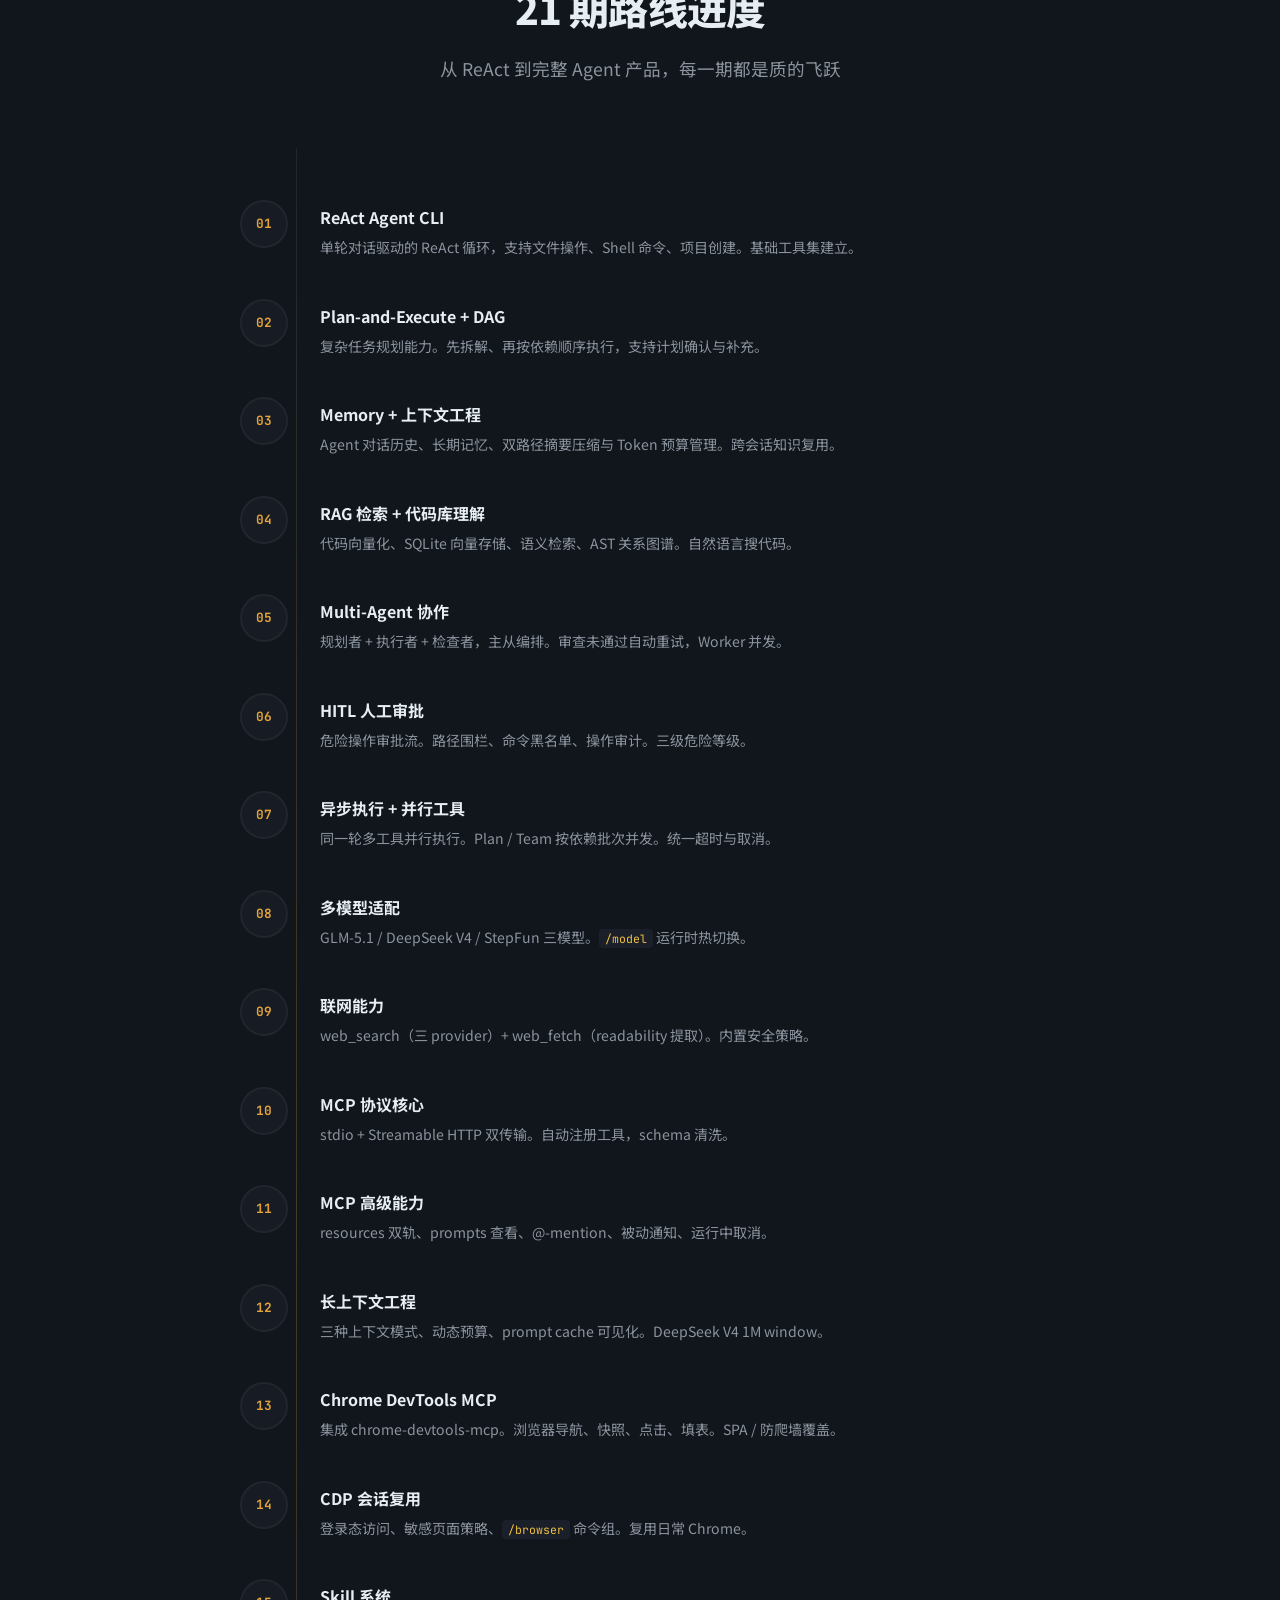
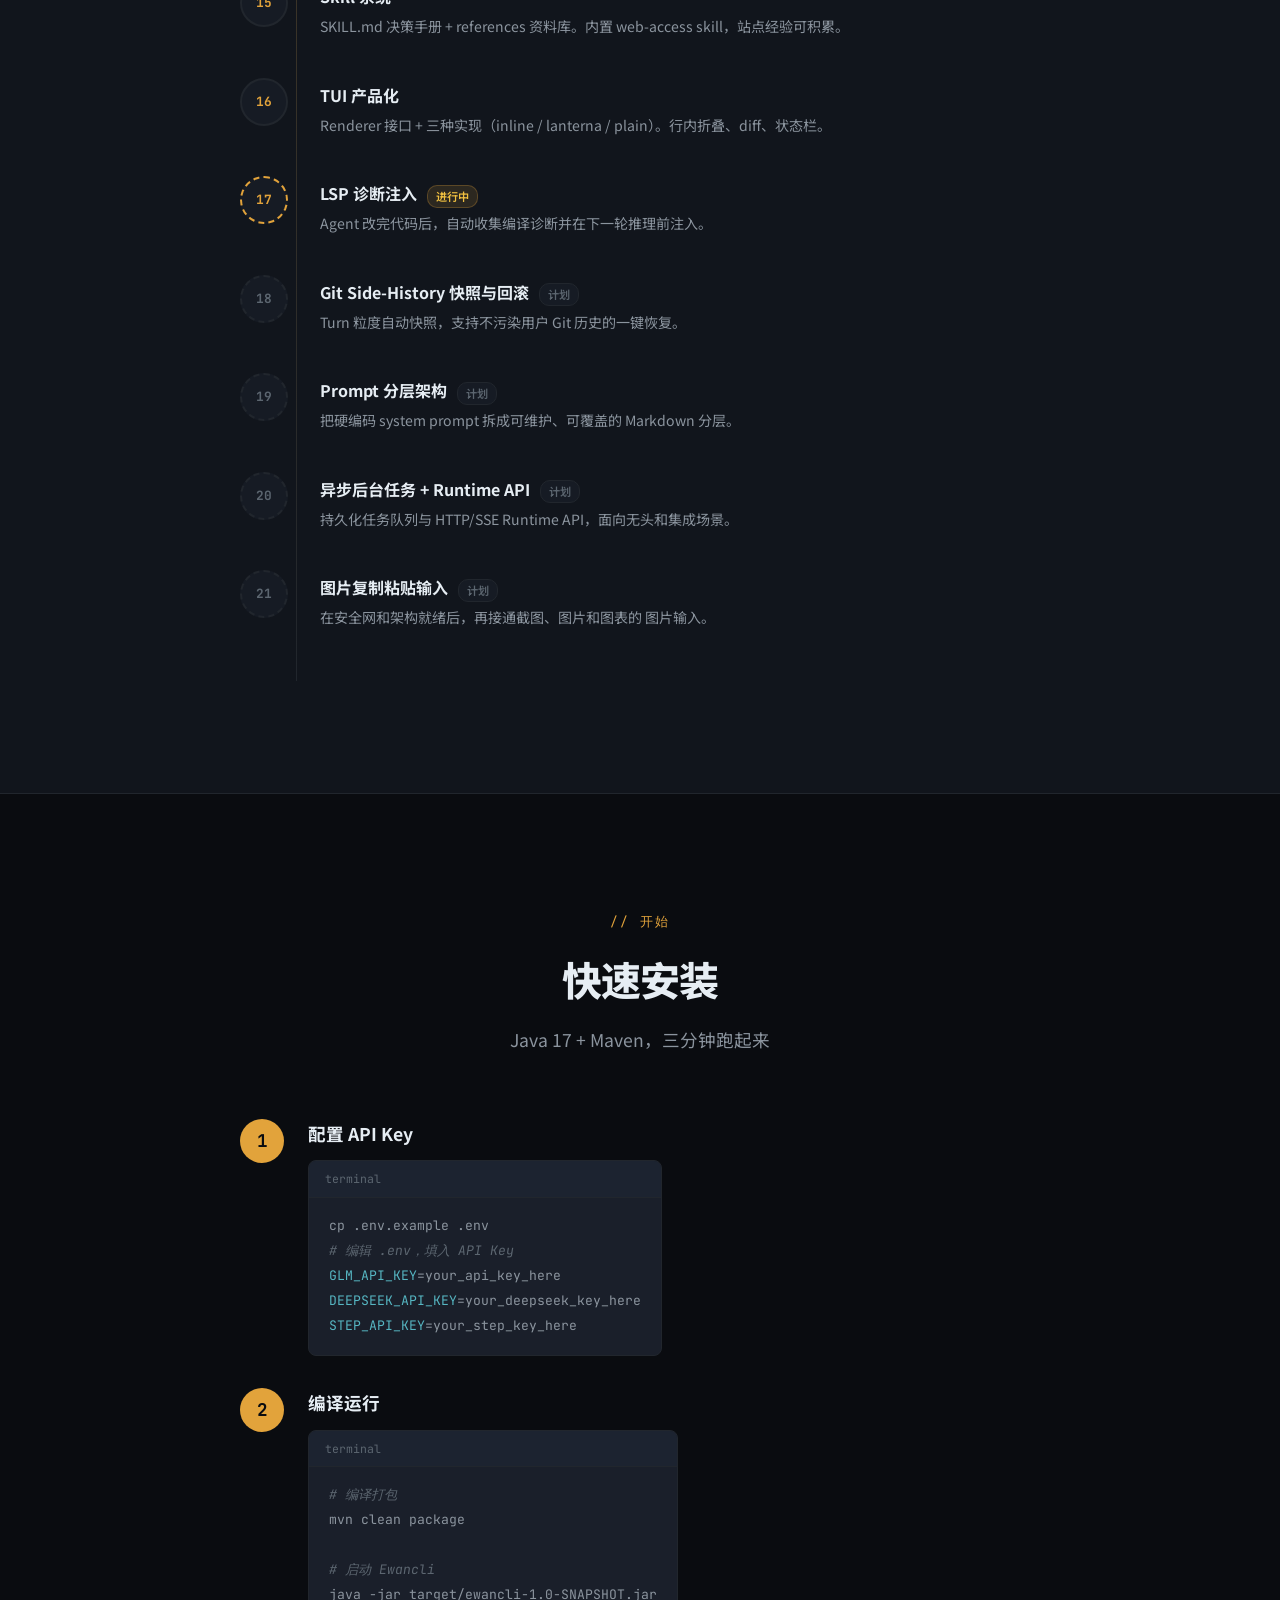
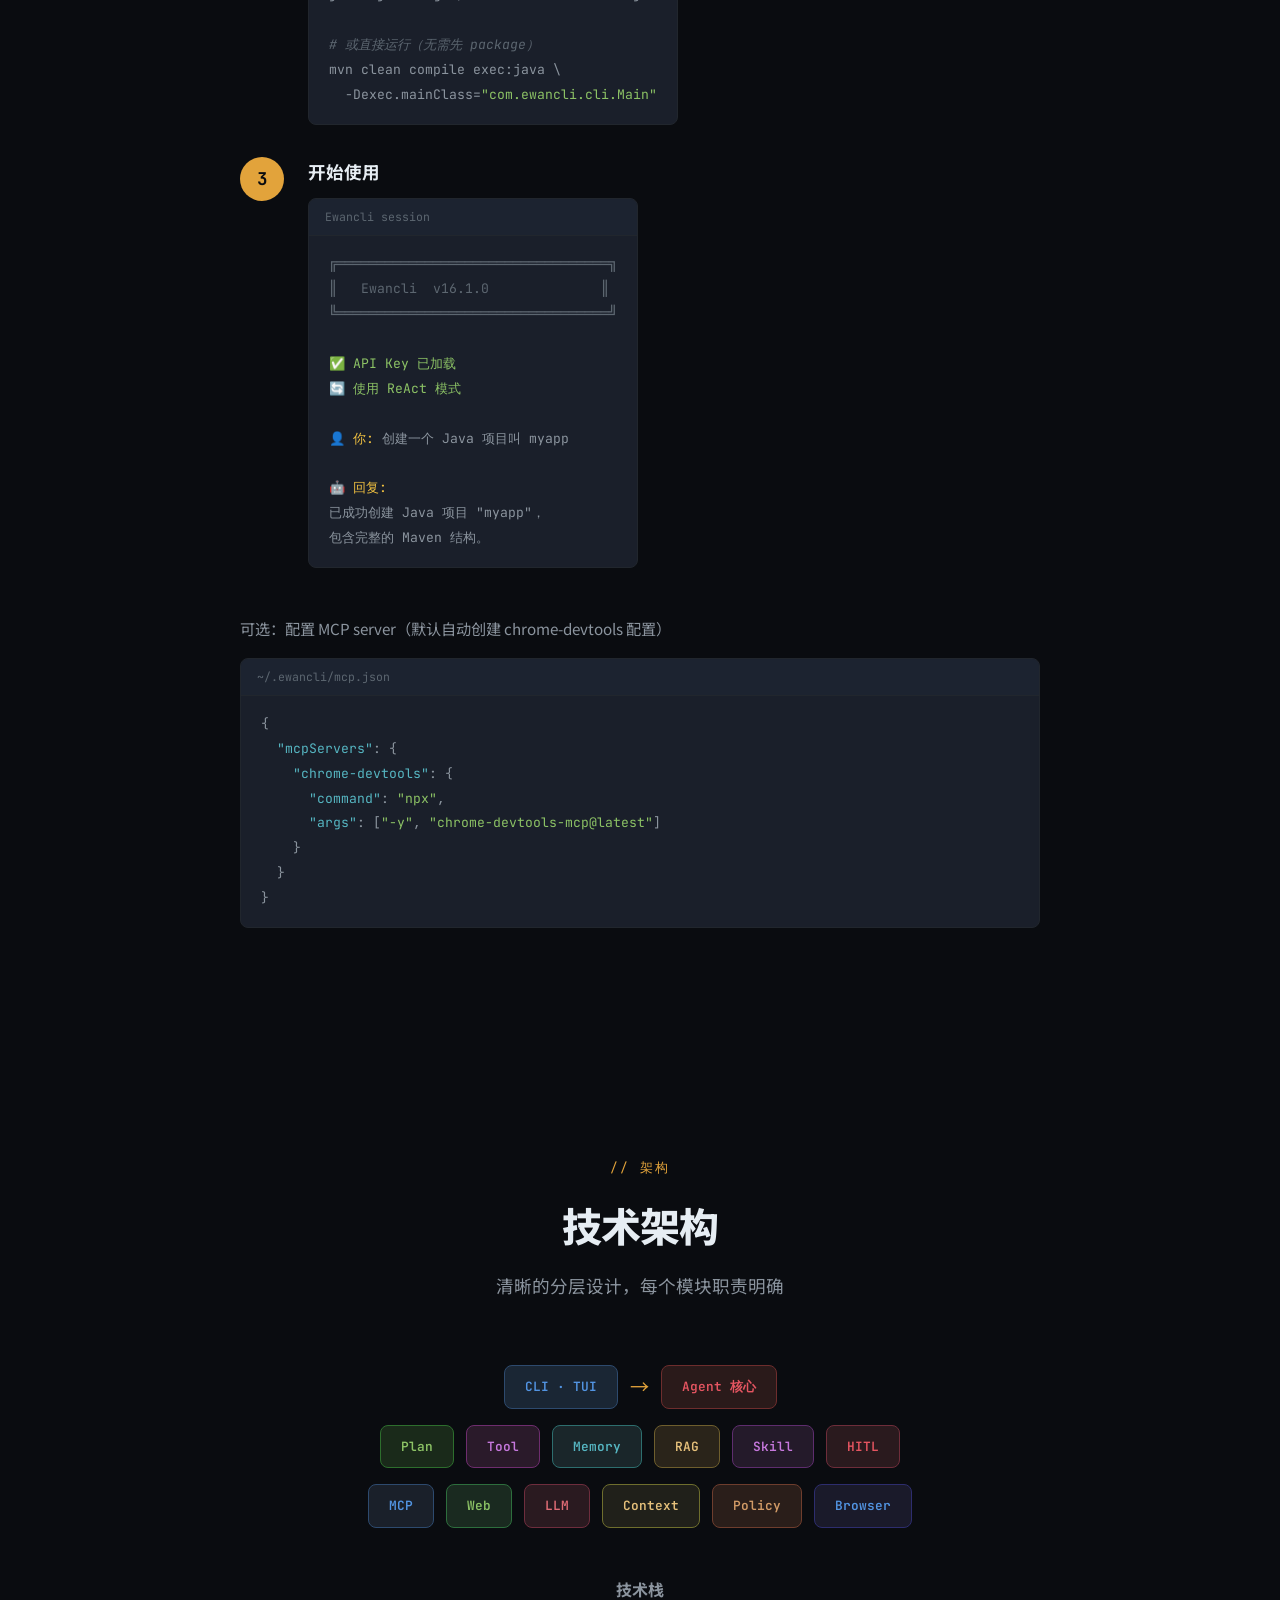
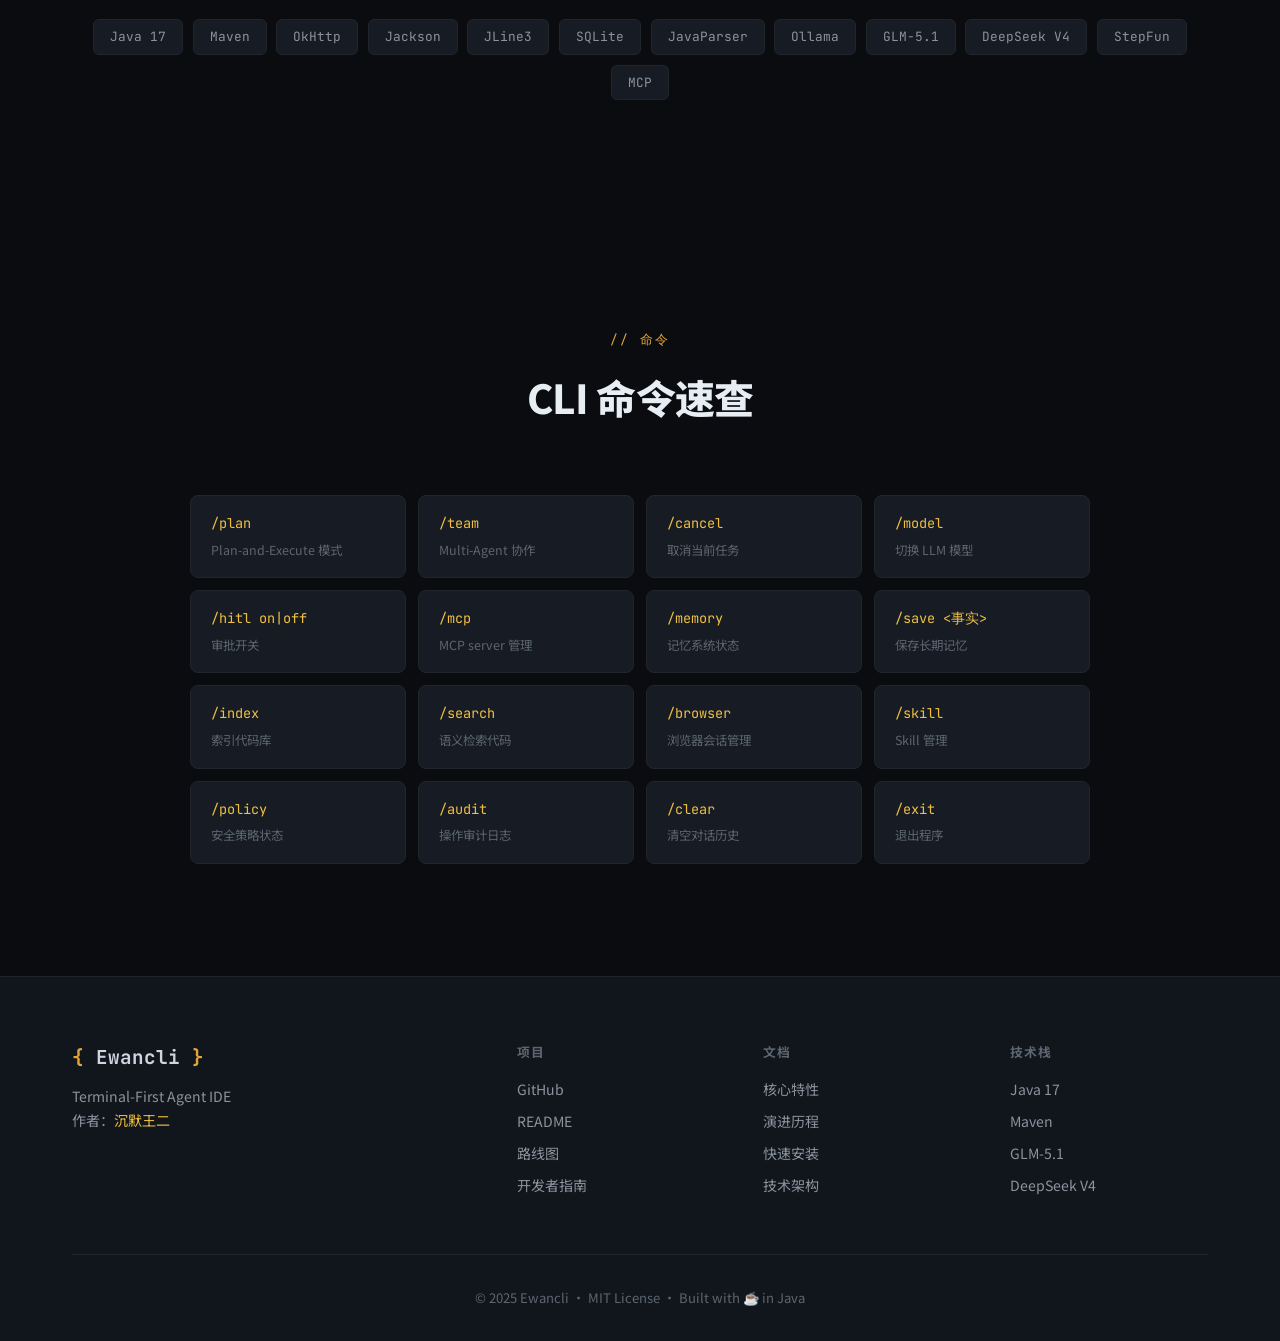
<file: docs/website/index.html>
<!DOCTYPE html>
<html lang="zh-CN">
<head>
  <meta charset="UTF-8">
  <meta name="viewport" content="width=device-width, initial-scale=1.0">
  <title>Ewancli · Terminal-First Agent IDE</title>
  <meta name="description" content="一个面向商业使用的 Java Agent CLI 产品，对标 Claude Code。从 ReAct 循环持续演进到完整 Agent 产品形态。">
  <link rel="preconnect" href="https://fonts.googleapis.com">
  <link rel="preconnect" href="https://fonts.gstatic.com" crossorigin>
  <link href="https://fonts.googleapis.com/css2?family=JetBrains+Mono:wght@400;500;600;700&family=Noto+Sans+SC:wght@300;400;500;700;900&display=swap" rel="stylesheet">
  <link rel="stylesheet" href="styles.css">
  <link rel="icon" href="data:image/svg+xml,<svg xmlns='http://www.w3.org/2000/svg' viewBox='0 0 100 100'><text y='.9em' font-size='90'>🅿️</text></svg>">
</head>
<body>
  <div class="noise-overlay"></div>

  <!-- Navigation -->
  <nav class="nav" id="nav">
    <div class="nav-inner">
      <a href="#" class="nav-logo">
        <span class="logo-bracket">{</span>
        <span class="logo-text">Ewancli</span>
        <span class="logo-bracket">}</span>
        <span class="logo-version">v16.1</span>
      </a>
      <div class="nav-links">
        <a href="#features">特性</a>
        <a href="#evolution">演进</a>
        <a href="#install">安装</a>
        <a href="#architecture">架构</a>
        <a href="https://github.com/itwanger/ewancli" target="_blank" class="nav-gh" title="GitHub">
          <svg width="18" height="18" viewBox="0 0 16 16" fill="currentColor"><path d="M8 0C3.58 0 0 3.58 0 8c0 3.54 2.29 6.53 5.47 7.59.4.07.55-.17.55-.38 0-.19-.01-.82-.01-1.49-2.01.37-2.53-.49-2.69-.94-.09-.23-.48-.94-.82-1.13-.28-.15-.68-.52-.01-.53.63-.01 1.08.58 1.23.82.72 1.21 1.87.87 2.33.66.07-.52.28-.87.51-1.07-1.78-.2-3.64-.89-3.64-3.95 0-.87.31-1.59.82-2.15-.08-.2-.36-1.02.08-2.12 0 0 .67-.21 2.2.82.64-.18 1.32-.27 2-.27s1.36.09 2 .27c1.53-1.04 2.2-.82 2.2-.82.44 1.1.16 1.92.08 2.12.51.56.82 1.27.82 2.15 0 3.07-1.87 3.75-3.65 3.95.29.25.54.73.54 1.48 0 1.07-.01 1.93-.01 2.2 0 .21.15.46.55.38A8.01 8.01 0 0 0 16 8c0-4.42-3.58-8-8-8"/></svg>
          <span>Star</span>
        </a>
      </div>
    </div>
  </nav>

  <!-- Hero -->
  <section class="hero" id="hero">
    <div class="hero-grid">
      <div class="hero-content">
        <div class="hero-badge">
          <span class="badge-dot"></span>
          第 17 期进行中 · LSP 诊断注入
        </div>
        <h1 class="hero-title">
          <span class="title-line">一个住在终端里的</span>
          <span class="title-line title-accent">Java Agent IDE</span>
        </h1>
        <p class="hero-subtitle">
          Ewancli 是一款基于 Java 的开源命令行智能体，对标 Claude Code。
          从 ReAct 循环出发，已完成 <strong>16.1 期迭代</strong>，演进为支持
          多模型、多 Agent 协作、MCP 协议、浏览器自动化的完整 Agent 产品。
        </p>
        <div class="hero-actions">
          <a href="#install" class="btn btn-primary">
            <span class="btn-icon">↓</span>
            快速安装
          </a>
          <a href="https://github.com/itwanger/ewancli" target="_blank" class="btn btn-secondary">
            <svg width="16" height="16" viewBox="0 0 16 16" fill="currentColor"><path d="M8 0C3.58 0 0 3.58 0 8c0 3.54 2.29 6.53 5.47 7.59.4.07.55-.17.55-.38 0-.19-.01-.82-.01-1.49-2.01.37-2.53-.49-2.69-.94-.09-.23-.48-.94-.82-1.13-.28-.15-.68-.52-.01-.53.63-.01 1.08.58 1.23.82.72 1.21 1.87.87 2.33.66.07-.52.28-.87.51-1.07-1.78-.2-3.64-.89-3.64-3.95 0-.87.31-1.59.82-2.15-.08-.2-.36-1.02.08-2.12 0 0 .67-.21 2.2.82.64-.18 1.32-.27 2-.27s1.36.09 2 .27c1.53-1.04 2.2-.82 2.2-.82.44 1.1.16 1.92.08 2.12.51.56.82 1.27.82 2.15 0 3.07-1.87 3.75-3.65 3.95.29.25.54.73.54 1.48 0 1.07-.01 1.93-.01 2.2 0 .21.15.46.55.38A8.01 8.01 0 0 0 16 8c0-4.42-3.58-8-8-8"/></svg>
            GitHub
          </a>
        </div>
        <div class="hero-stats">
          <div class="stat">
            <span class="stat-number">17</span>
            <span class="stat-label">迭代期数</span>
          </div>
          <div class="stat">
            <span class="stat-number">3+</span>
            <span class="stat-label">LLM 模型</span>
          </div>
          <div class="stat">
            <span class="stat-number">60+</span>
            <span class="stat-label">MCP 工具</span>
          </div>
          <div class="stat">
            <span class="stat-number">v16.1</span>
            <span class="stat-label">最新版本</span>
          </div>
        </div>
      </div>
      <div class="hero-terminal">
        <div class="terminal-window">
          <div class="terminal-header">
            <span class="terminal-dot dot-red"></span>
            <span class="terminal-dot dot-yellow"></span>
            <span class="terminal-dot dot-green"></span>
            <span class="terminal-title">Ewancli — zsh</span>
          </div>
          <div class="terminal-body">
            <div class="terminal-line"><span class="t-prompt">$</span> java -jar ewancli.jar</div>
            <div class="terminal-line t-dim">╔══════════════════════════════════╗</div>
            <div class="terminal-line t-dim">║   <span class="t-accent">▰━━━━▰</span>   <strong>Ewancli</strong> v16.1.0      ║</div>
            <div class="terminal-line t-dim">║      <span class="t-accent">^</span>    Terminal AI Agent       ║</div>
            <div class="terminal-line t-dim">╚══════════════════════════════════╝</div>
            <div class="terminal-line t-green">✅ API Key 已加载</div>
            <div class="terminal-line t-green">🔄 使用 ReAct 模式</div>
            <div class="terminal-line"><span class="t-prompt">👤 你:</span> <span class="t-cursor">▊</span></div>
          </div>
        </div>
      </div>
    </div>
  </section>

  <!-- What is Ewancli -->
  <section class="section section-about" id="about">
    <div class="container">
      <div class="section-header">
        <span class="section-label">// 关于</span>
        <h2>什么是 Ewancli？</h2>
      </div>
      <div class="about-grid">
        <div class="about-card">
          <div class="about-icon">🎯</div>
          <h3>对标 Claude Code</h3>
          <p>以 Claude Code 为产品标杆，打造 Java 生态下最强大的终端 Agent。从第 1 期 ReAct 单代理循环，一路演进到第 16 期 TUI 产品化。</p>
        </div>
        <div class="about-card">
          <div class="about-icon">☕</div>
          <h3>纯 Java 实现</h3>
          <p>基于 Java 17 + Maven 构建，零外部运行时依赖。OkHttp 做 HTTP 通信，Jackson 序列化，JLine3 做终端交互，SQLite 持久化。</p>
        </div>
        <div class="about-card">
          <div class="about-icon">🧠</div>
          <h3>多模型支持</h3>
          <p>内置 GLM-5.1（200K）、DeepSeek V4（1M）、StepFun（256K）三个 LLM 客户端，<code>/model</code> 命令运行时热切换。</p>
        </div>
        <div class="about-card">
          <div class="about-icon">🛡️</div>
          <h3>安全可审计</h3>
          <p>HITL 人工审批 + 路径围栏 + 命令黑名单 + 操作审计。不是沙箱，但提供生产可用的安全模型。</p>
        </div>
      </div>
    </div>
  </section>

  <!-- Features -->
  <section class="section section-features" id="features">
    <div class="container">
      <div class="section-header">
        <span class="section-label">// 能力</span>
        <h2>核心特性</h2>
        <p class="section-desc">16.1 期已完成，21 期路线持续扩展 Agent 产品能力矩阵</p>
      </div>
      <div class="features-grid">
        <div class="feature-card">
          <div class="feature-number">01</div>
          <h3>ReAct 循环</h3>
          <p>思考 → 行动 → 观察，支持流式推理展示、工具调用、对话历史管理、长上下文自动压缩。</p>
          <div class="feature-tags">
            <span>流式输出</span><span>工具调用</span><span>上下文压缩</span>
          </div>
        </div>
        <div class="feature-card">
          <div class="feature-number">02</div>
          <h3>Plan & Execute</h3>
          <p>复杂任务先规划再执行，DAG 依赖拓扑排序，并行批次推进，支持用户审阅与补充。</p>
          <div class="feature-tags">
            <span>DAG</span><span>并行执行</span><span>人工审阅</span>
          </div>
        </div>
        <div class="feature-card">
          <div class="feature-number">03</div>
          <h3>Multi-Agent 协作</h3>
          <p>规划者 + 执行者 + 检查者，主从架构编排，审查不过自动重试，Worker 并发执行。</p>
          <div class="feature-tags">
            <span>编排器</span><span>角色分工</span><span>质量审查</span>
          </div>
        </div>
        <div class="feature-card">
          <div class="feature-number">04</div>
          <h3>Memory 系统</h3>
          <p>Agent 对话历史 + 长期记忆 + 双路径摘要压缩。跨会话复用稳定知识，长任务保持上下文可控。</p>
          <div class="feature-tags">
            <span>长期记忆</span><span>Session Memory</span><span>摘要回退</span>
          </div>
        </div>
        <div class="feature-card">
          <div class="feature-number">05</div>
          <h3>RAG 检索</h3>
          <p>代码向量化 + SQLite 向量存储 + 语义检索 + AST 关系图谱。自然语言搜代码，理解代码结构。</p>
          <div class="feature-tags">
            <span>Embedding</span><span>语义搜索</span><span>代码图谱</span>
          </div>
        </div>
        <div class="feature-card">
          <div class="feature-number">06</div>
          <h3>HITL 审批</h3>
          <p>危险操作（写文件 / 执行命令 / 创建项目）人工审批。单字符交互：批准 / 放行 / 拒绝 / 跳过 / 改参。</p>
          <div class="feature-tags">
            <span>安全审批</span><span>路径围栏</span><span>操作审计</span>
          </div>
        </div>
        <div class="feature-card">
          <div class="feature-number">07</div>
          <h3>MCP 协议</h3>
          <p>支持 stdio 子进程 + Streamable HTTP 双传输。自动注册 60+ MCP 工具，resources 双轨与 @-mention。</p>
          <div class="feature-tags">
            <span>stdio</span><span>Streamable HTTP</span><span>resources</span>
          </div>
        </div>
        <div class="feature-card">
          <div class="feature-number">08</div>
          <h3>Chrome DevTools</h3>
          <p>集成 chrome-devtools-mcp，支持导航 / 快照 / 点击 / 填表 / 脚本执行。CDP 会话复用，登录态访问。</p>
          <div class="feature-tags">
            <span>浏览器自动化</span><span>登录态复用</span><span>SPA 渲染</span>
          </div>
        </div>
        <div class="feature-card">
          <div class="feature-number">09</div>
          <h3>联网能力</h3>
          <p>web_search（智谱 / SerpAPI / SearXNG）+ web_fetch（readability 提取 → Markdown）。安全策略内置。</p>
          <div class="feature-tags">
            <span>联网搜索</span><span>网页抓取</span><span>安全策略</span>
          </div>
        </div>
        <div class="feature-card">
          <div class="feature-number">10</div>
          <h3>TUI 产品化</h3>
          <p>三种 Renderer：inline 流式（默认）/ lanterna 全屏 / plain 兜底。行内折叠、diff、状态栏。</p>
          <div class="feature-tags">
            <span>inline TUI</span><span>lanterna</span><span>行内 diff</span>
          </div>
        </div>
        <div class="feature-card">
          <div class="feature-number">11</div>
          <h3>Skill 系统</h3>
          <p>从硬编码提示词中抽出可复用单元。SKILL.md 决策手册 + references 资料库 + 内置 web-access skill。</p>
          <div class="feature-tags">
            <span>可复用</span><span>三层加载</span><span>站点经验</span>
          </div>
        </div>
        <div class="feature-card">
          <div class="feature-number">12</div>
          <h3>长上下文工程</h3>
          <p>预算和压缩阈值按模型窗口连续派生，自适应 MCP 索引注入，支持 1M token window。</p>
          <div class="feature-tags">
            <span>1M context</span><span>自适应</span><span>prompt cache</span>
          </div>
        </div>
      </div>
    </div>
  </section>

  <!-- Evolution -->
  <section class="section section-evolution" id="evolution">
    <div class="container">
      <div class="section-header">
        <span class="section-label">// 演进</span>
        <h2>21 期路线进度</h2>
        <p class="section-desc">从 ReAct 到完整 Agent 产品，每一期都是质的飞跃</p>
      </div>
      <div class="timeline">
        <div class="timeline-line"></div>
        <div class="timeline-items">
          <div class="tl-item">
            <div class="tl-marker"><span>01</span></div>
            <div class="tl-content">
              <h4>ReAct Agent CLI</h4>
              <p>单轮对话驱动的 ReAct 循环，支持文件操作、Shell 命令、项目创建。基础工具集建立。</p>
            </div>
          </div>
          <div class="tl-item">
            <div class="tl-marker"><span>02</span></div>
            <div class="tl-content">
              <h4>Plan-and-Execute + DAG</h4>
              <p>复杂任务规划能力。先拆解、再按依赖顺序执行，支持计划确认与补充。</p>
            </div>
          </div>
          <div class="tl-item">
            <div class="tl-marker"><span>03</span></div>
            <div class="tl-content">
              <h4>Memory + 上下文工程</h4>
              <p>Agent 对话历史、长期记忆、双路径摘要压缩与 Token 预算管理。跨会话知识复用。</p>
            </div>
          </div>
          <div class="tl-item">
            <div class="tl-marker"><span>04</span></div>
            <div class="tl-content">
              <h4>RAG 检索 + 代码库理解</h4>
              <p>代码向量化、SQLite 向量存储、语义检索、AST 关系图谱。自然语言搜代码。</p>
            </div>
          </div>
          <div class="tl-item">
            <div class="tl-marker"><span>05</span></div>
            <div class="tl-content">
              <h4>Multi-Agent 协作</h4>
              <p>规划者 + 执行者 + 检查者，主从编排。审查未通过自动重试，Worker 并发。</p>
            </div>
          </div>
          <div class="tl-item">
            <div class="tl-marker"><span>06</span></div>
            <div class="tl-content">
              <h4>HITL 人工审批</h4>
              <p>危险操作审批流。路径围栏、命令黑名单、操作审计。三级危险等级。</p>
            </div>
          </div>
          <div class="tl-item">
            <div class="tl-marker"><span>07</span></div>
            <div class="tl-content">
              <h4>异步执行 + 并行工具</h4>
              <p>同一轮多工具并行执行。Plan / Team 按依赖批次并发。统一超时与取消。</p>
            </div>
          </div>
          <div class="tl-item">
            <div class="tl-marker"><span>08</span></div>
            <div class="tl-content">
              <h4>多模型适配</h4>
              <p>GLM-5.1 / DeepSeek V4 / StepFun 三模型。<code>/model</code> 运行时热切换。</p>
            </div>
          </div>
          <div class="tl-item">
            <div class="tl-marker"><span>09</span></div>
            <div class="tl-content">
              <h4>联网能力</h4>
              <p>web_search（三 provider）+ web_fetch（readability 提取）。内置安全策略。</p>
            </div>
          </div>
          <div class="tl-item">
            <div class="tl-marker"><span>10</span></div>
            <div class="tl-content">
              <h4>MCP 协议核心</h4>
              <p>stdio + Streamable HTTP 双传输。自动注册工具，schema 清洗。</p>
            </div>
          </div>
          <div class="tl-item">
            <div class="tl-marker"><span>11</span></div>
            <div class="tl-content">
              <h4>MCP 高级能力</h4>
              <p>resources 双轨、prompts 查看、@-mention、被动通知、运行中取消。</p>
            </div>
          </div>
          <div class="tl-item">
            <div class="tl-marker"><span>12</span></div>
            <div class="tl-content">
              <h4>长上下文工程</h4>
              <p>三种上下文模式、动态预算、prompt cache 可见化。DeepSeek V4 1M window。</p>
            </div>
          </div>
          <div class="tl-item">
            <div class="tl-marker"><span>13</span></div>
            <div class="tl-content">
              <h4>Chrome DevTools MCP</h4>
              <p>集成 chrome-devtools-mcp。浏览器导航、快照、点击、填表。SPA / 防爬墙覆盖。</p>
            </div>
          </div>
          <div class="tl-item">
            <div class="tl-marker"><span>14</span></div>
            <div class="tl-content">
              <h4>CDP 会话复用</h4>
              <p>登录态访问、敏感页面策略、<code>/browser</code> 命令组。复用日常 Chrome。</p>
            </div>
          </div>
          <div class="tl-item">
            <div class="tl-marker"><span>15</span></div>
            <div class="tl-content">
              <h4>Skill 系统</h4>
              <p>SKILL.md 决策手册 + references 资料库。内置 web-access skill，站点经验可积累。</p>
            </div>
          </div>
          <div class="tl-item">
            <div class="tl-marker"><span>16</span></div>
            <div class="tl-content">
              <h4>TUI 产品化</h4>
              <p>Renderer 接口 + 三种实现（inline / lanterna / plain）。行内折叠、diff、状态栏。</p>
            </div>
          </div>
          <div class="tl-item tl-item-next">
            <div class="tl-marker tl-marker-next"><span>17</span></div>
            <div class="tl-content">
              <h4>LSP 诊断注入 <span class="tl-badge">进行中</span></h4>
              <p>Agent 改完代码后，自动收集编译诊断并在下一轮推理前注入。</p>
            </div>
          </div>
          <div class="tl-item tl-item-planned">
            <div class="tl-marker tl-marker-planned"><span>18</span></div>
            <div class="tl-content">
              <h4>Git Side-History 快照与回滚 <span class="tl-badge tl-badge-planned">计划</span></h4>
              <p>Turn 粒度自动快照，支持不污染用户 Git 历史的一键恢复。</p>
            </div>
          </div>
          <div class="tl-item tl-item-planned">
            <div class="tl-marker tl-marker-planned"><span>19</span></div>
            <div class="tl-content">
              <h4>Prompt 分层架构 <span class="tl-badge tl-badge-planned">计划</span></h4>
              <p>把硬编码 system prompt 拆成可维护、可覆盖的 Markdown 分层。</p>
            </div>
          </div>
          <div class="tl-item tl-item-planned">
            <div class="tl-marker tl-marker-planned"><span>20</span></div>
            <div class="tl-content">
              <h4>异步后台任务 + Runtime API <span class="tl-badge tl-badge-planned">计划</span></h4>
              <p>持久化任务队列与 HTTP/SSE Runtime API，面向无头和集成场景。</p>
            </div>
          </div>
          <div class="tl-item tl-item-planned">
            <div class="tl-marker tl-marker-planned"><span>21</span></div>
            <div class="tl-content">
              <h4>图片复制粘贴输入 <span class="tl-badge tl-badge-planned">计划</span></h4>
              <p>在安全网和架构就绪后，再接通截图、图片和图表的 图片输入。</p>
            </div>
          </div>
        </div>
      </div>
    </div>
  </section>

  <!-- Install -->
  <section class="section section-install" id="install">
    <div class="container">
      <div class="section-header">
        <span class="section-label">// 开始</span>
        <h2>快速安装</h2>
        <p class="section-desc">Java 17 + Maven，三分钟跑起来</p>
      </div>
      <div class="install-steps">
        <div class="install-step">
          <div class="step-number">1</div>
          <div class="step-content">
            <h4>配置 API Key</h4>
            <div class="code-block">
              <div class="code-header"><span>terminal</span></div>
              <pre><code>cp .env.example .env
<span class="c-comment"># 编辑 .env，填入 API Key</span>
<span class="c-key">GLM_API_KEY</span>=your_api_key_here
<span class="c-key">DEEPSEEK_API_KEY</span>=your_deepseek_key_here
<span class="c-key">STEP_API_KEY</span>=your_step_key_here</code></pre>
            </div>
          </div>
        </div>
        <div class="install-step">
          <div class="step-number">2</div>
          <div class="step-content">
            <h4>编译运行</h4>
            <div class="code-block">
              <div class="code-header"><span>terminal</span></div>
              <pre><code><span class="c-comment"># 编译打包</span>
mvn clean package

<span class="c-comment"># 启动 Ewancli</span>
java -jar target/ewancli-1.0-SNAPSHOT.jar

<span class="c-comment"># 或直接运行（无需先 package）</span>
mvn clean compile exec:java \
  -Dexec.mainClass=<span class="c-string">"com.ewancli.cli.Main"</span></code></pre>
            </div>
          </div>
        </div>
        <div class="install-step">
          <div class="step-number">3</div>
          <div class="step-content">
            <h4>开始使用</h4>
            <div class="code-block">
              <div class="code-header"><span>Ewancli session</span></div>
              <pre><code><span class="c-dim">╔══════════════════════════════════╗
║   Ewancli  v16.1.0              ║
╚══════════════════════════════════╝</span>

✅ <span class="c-green">API Key 已加载</span>
🔄 <span class="c-green">使用 ReAct 模式</span>

<span class="c-prompt">👤 你:</span> 创建一个 Java 项目叫 myapp

<span class="c-prompt">🤖 回复:</span>
已成功创建 Java 项目 "myapp"，
包含完整的 Maven 结构。</code></pre>
            </div>
          </div>
        </div>
      </div>
      <div class="install-extra">
        <p>可选：配置 MCP server（默认自动创建 chrome-devtools 配置）</p>
        <div class="code-block">
          <div class="code-header"><span>~/.ewancli/mcp.json</span></div>
          <pre><code>{
  <span class="c-key">"mcpServers"</span>: {
    <span class="c-key">"chrome-devtools"</span>: {
      <span class="c-key">"command"</span>: <span class="c-string">"npx"</span>,
      <span class="c-key">"args"</span>: [<span class="c-string">"-y"</span>, <span class="c-string">"chrome-devtools-mcp@latest"</span>]
    }
  }
}</code></pre>
        </div>
      </div>
    </div>
  </section>

  <!-- Architecture -->
  <section class="section section-arch" id="architecture">
    <div class="container">
      <div class="section-header">
        <span class="section-label">// 架构</span>
        <h2>技术架构</h2>
        <p class="section-desc">清晰的分层设计，每个模块职责明确</p>
      </div>
      <div class="arch-diagram">
        <div class="arch-layer arch-layer-top">
          <div class="arch-box arch-cli">CLI · TUI</div>
          <div class="arch-arrow">→</div>
          <div class="arch-box arch-agent">Agent 核心</div>
        </div>
        <div class="arch-layer arch-layer-mid">
          <div class="arch-box arch-plan">Plan</div>
          <div class="arch-box arch-tool">Tool</div>
          <div class="arch-box arch-memory">Memory</div>
          <div class="arch-box arch-rag">RAG</div>
          <div class="arch-box arch-skill">Skill</div>
          <div class="arch-box arch-hitl">HITL</div>
        </div>
        <div class="arch-layer arch-layer-bot">
          <div class="arch-box arch-mcp">MCP</div>
          <div class="arch-box arch-web">Web</div>
          <div class="arch-box arch-llm">LLM</div>
          <div class="arch-box arch-context">Context</div>
          <div class="arch-box arch-policy">Policy</div>
          <div class="arch-box arch-browser">Browser</div>
        </div>
      </div>
      <div class="tech-stack">
        <h4>技术栈</h4>
        <div class="tech-tags">
          <span>Java 17</span><span>Maven</span><span>OkHttp</span><span>Jackson</span>
          <span>JLine3</span><span>SQLite</span><span>JavaParser</span><span>Ollama</span>
          <span>GLM-5.1</span><span>DeepSeek V4</span><span>StepFun</span><span>MCP</span>
        </div>
      </div>
    </div>
  </section>

  <!-- Commands Reference -->
  <section class="section section-commands" id="commands">
    <div class="container">
      <div class="section-header">
        <span class="section-label">// 命令</span>
        <h2>CLI 命令速查</h2>
      </div>
      <div class="commands-grid">
        <div class="cmd-card">
          <code>/plan</code>
          <span>Plan-and-Execute 模式</span>
        </div>
        <div class="cmd-card">
          <code>/team</code>
          <span>Multi-Agent 协作</span>
        </div>
        <div class="cmd-card">
          <code>/cancel</code>
          <span>取消当前任务</span>
        </div>
        <div class="cmd-card">
          <code>/model</code>
          <span>切换 LLM 模型</span>
        </div>
        <div class="cmd-card">
          <code>/hitl on|off</code>
          <span>审批开关</span>
        </div>
        <div class="cmd-card">
          <code>/mcp</code>
          <span>MCP server 管理</span>
        </div>
        <div class="cmd-card">
          <code>/memory</code>
          <span>记忆系统状态</span>
        </div>
        <div class="cmd-card">
          <code>/save &lt;事实&gt;</code>
          <span>保存长期记忆</span>
        </div>
        <div class="cmd-card">
          <code>/index</code>
          <span>索引代码库</span>
        </div>
        <div class="cmd-card">
          <code>/search</code>
          <span>语义检索代码</span>
        </div>
        <div class="cmd-card">
          <code>/browser</code>
          <span>浏览器会话管理</span>
        </div>
        <div class="cmd-card">
          <code>/skill</code>
          <span>Skill 管理</span>
        </div>
        <div class="cmd-card">
          <code>/policy</code>
          <span>安全策略状态</span>
        </div>
        <div class="cmd-card">
          <code>/audit</code>
          <span>操作审计日志</span>
        </div>
        <div class="cmd-card">
          <code>/clear</code>
          <span>清空对话历史</span>
        </div>
        <div class="cmd-card">
          <code>/exit</code>
          <span>退出程序</span>
        </div>
      </div>
    </div>
  </section>

  <!-- Footer -->
  <footer class="footer">
    <div class="container">
      <div class="footer-grid">
        <div class="footer-brand">
          <div class="footer-logo">
            <span class="logo-bracket">{</span>
            <span>Ewancli</span>
            <span class="logo-bracket">}</span>
          </div>
          <p>Terminal-First Agent IDE<br>作者：<a href="https://github.com/itwanger" target="_blank">沉默王二</a></p>
        </div>
        <div class="footer-links">
          <h5>项目</h5>
          <a href="https://github.com/itwanger/ewancli" target="_blank">GitHub</a>
          <a href="https://github.com/itwanger/ewancli/blob/main/README.md" target="_blank">README</a>
          <a href="https://github.com/itwanger/ewancli/blob/main/ROADMAP.md" target="_blank">路线图</a>
          <a href="https://github.com/itwanger/ewancli/blob/main/AGENTS.md" target="_blank">开发者指南</a>
        </div>
        <div class="footer-links">
          <h5>文档</h5>
          <a href="#features">核心特性</a>
          <a href="#evolution">演进历程</a>
          <a href="#install">快速安装</a>
          <a href="#architecture">技术架构</a>
        </div>
        <div class="footer-links">
          <h5>技术栈</h5>
          <span>Java 17</span>
          <span>Maven</span>
          <span>GLM-5.1</span>
          <span>DeepSeek V4</span>
        </div>
      </div>
      <div class="footer-bottom">
        <p>&copy; 2025 Ewancli · MIT License · Built with ☕ in Java</p>
      </div>
    </div>
  </footer>

  <script src="script.js"></script>
</body>
</html>
</file>
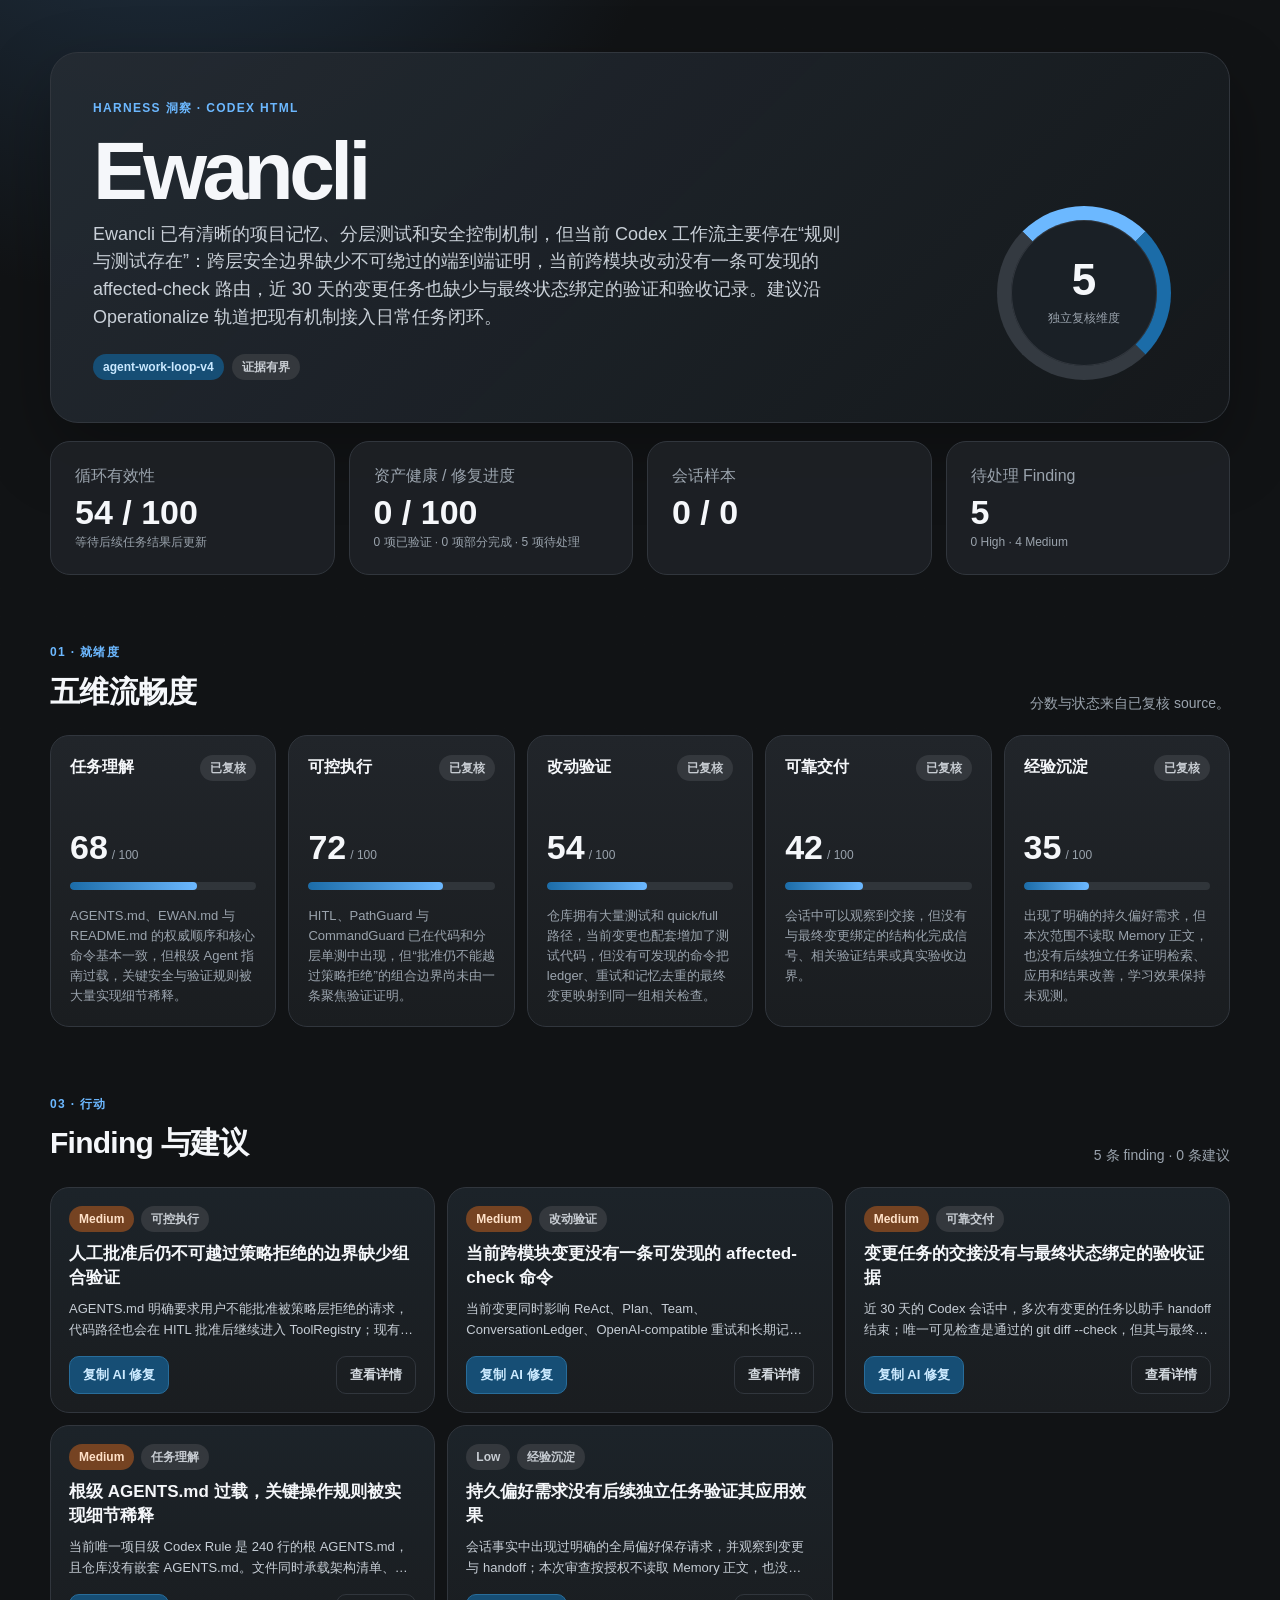
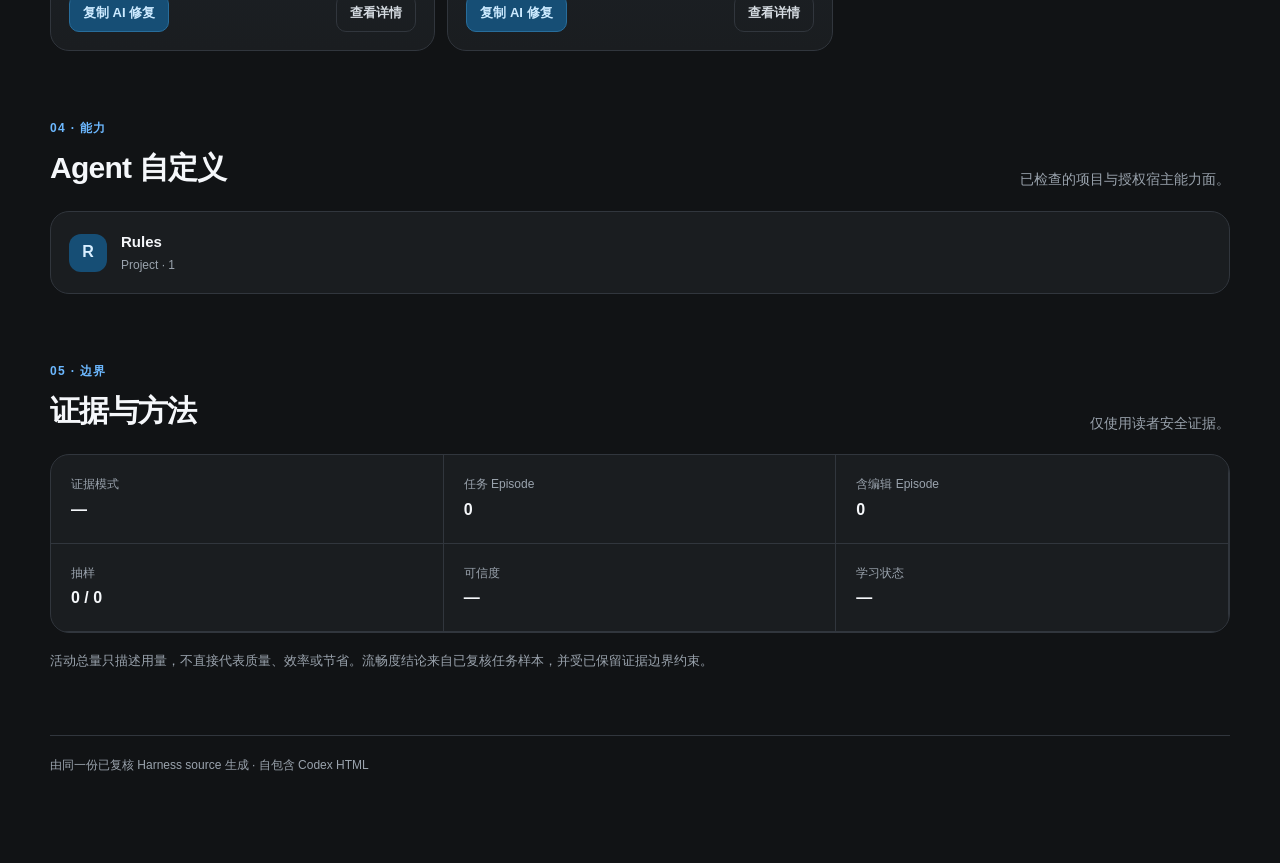
<file: .codex/better-harness/20260730T024906Z-ewancli-codex-normal/report.html>
<!doctype html>
<html lang="zh-CN" class="no-js">
<head>
  <meta charset="utf-8">
  <meta name="viewport" content="width=device-width, initial-scale=1">
  <meta name="generator" content="better-harness codex-html">
  <title>Harness 洞察 · ewancli</title>
  <style>
    :root { color-scheme: dark; --bg:#111315; --panel:#1a1d20; --panel-2:#21252a; --line:#31363d; --text:#f5f7fa; --muted:#9aa3ad; --blue:#6cb8ff; --blue-2:#1b6ca8; --orange:#ff9a5a; --green:#53d69b; --red:#ff6b6b; }
    * { box-sizing:border-box; }
    html { background:var(--bg); scroll-behavior:smooth; }
    body { margin:0; min-width:320px; font-family:Inter,-apple-system,BlinkMacSystemFont,"Segoe UI",sans-serif; color:var(--text); background:radial-gradient(circle at 12% -10%,#22364a 0,transparent 34rem),var(--bg); line-height:1.55; }
    .sr-only { position:absolute!important; width:1px!important; height:1px!important; padding:0!important; margin:-1px!important; overflow:hidden!important; clip:rect(0,0,0,0)!important; white-space:nowrap!important; border:0!important; }
    body::before { content:""; position:fixed; inset:0; pointer-events:none; opacity:.22; background-image:linear-gradient(rgba(255,255,255,.025) 1px,transparent 1px),linear-gradient(90deg,rgba(255,255,255,.025) 1px,transparent 1px); background-size:28px 28px; }
    main { position:relative; width:min(1180px,calc(100% - 40px)); margin:0 auto; padding:52px 0 88px; }
    h1,h2,h3,p { margin-top:0; }
    .eyebrow,.label { color:var(--blue); font-size:12px; font-weight:700; letter-spacing:.11em; text-transform:uppercase; }
    .hero { display:grid; grid-template-columns:minmax(0,1fr) 190px; gap:36px; align-items:end; min-height:270px; padding:42px; border:1px solid var(--line); border-radius:28px; background:linear-gradient(135deg,rgba(36,43,51,.96),rgba(21,24,27,.94)); box-shadow:0 28px 70px rgba(0,0,0,.28); }
    .hero h1 { margin:12px 0 10px; font-size:clamp(42px,7vw,82px); line-height:.96; letter-spacing:-.055em; }
    .hero p { max-width:760px; margin-bottom:22px; color:#c9d0d8; font-size:18px; }
    .hero-tags { display:flex; flex-wrap:wrap; gap:8px; }
    .score-orbit { width:174px; aspect-ratio:1; display:grid; place-content:center; text-align:center; border:14px solid #343a41; border-top-color:var(--blue); border-right-color:var(--blue-2); border-radius:50%; background:#1a2026; box-shadow:inset 0 0 0 1px var(--line); }
    .score-orbit strong { font-size:44px; line-height:1; }
    .score-orbit span { width:110px; margin-top:7px; color:var(--muted); font-size:12px; }
    .pill { display:inline-flex; align-items:center; min-height:26px; padding:3px 10px; border-radius:999px; color:#d4dae0; background:#30353b; font-size:12px; font-weight:700; }
    .pill.accent { color:#c9e8ff; background:#164e75; }.pill.good { color:#c9f9e5; background:#165c43; }.pill.warning { color:#ffe1c8; background:#754322; }.pill.danger { color:#ffd4d4; background:#762e31; }.pill.muted,.pill.neutral { color:#c8cdd3; background:#34383d; }
    .metrics { display:grid; grid-template-columns:repeat(4,1fr); gap:14px; margin:18px 0 54px; }
    .metric { min-height:126px; padding:22px 24px; border:1px solid var(--line); border-radius:20px; background:rgba(30,34,38,.9); }
    .metric span,.metric small { display:block; color:var(--muted); }.metric strong { display:block; margin:5px 0 2px; font-size:34px; line-height:1.1; }.metric small { font-size:12px; }
    .section { margin-top:64px; scroll-margin-top:24px; }.section-heading { display:flex; justify-content:space-between; gap:30px; align-items:end; margin-bottom:20px; }.section-heading h2 { margin:5px 0 0; font-size:30px; letter-spacing:-.025em; }.section-heading > p { max-width:420px; margin:0; color:var(--muted); text-align:right; font-size:14px; }
    .dimension-grid { display:grid; grid-template-columns:repeat(5,minmax(0,1fr)); gap:12px; }.dimension-card { min-height:230px; padding:19px; border:1px solid var(--line); border-radius:19px; background:linear-gradient(180deg,var(--panel-2),var(--panel)); }.dimension-top { display:flex; min-height:52px; justify-content:space-between; gap:8px; align-items:flex-start; font-weight:700; }.score-line { display:flex; align-items:baseline; gap:4px; margin-top:14px; }.score-line strong { font-size:34px; }.score-line span { color:var(--muted); font-size:12px; }.track { height:8px; margin:8px 0 16px; overflow:hidden; border-radius:999px; background:#30353a; }.track i { display:block; height:100%; border-radius:inherit; background:linear-gradient(90deg,var(--blue-2),var(--blue)); }.dimension-card p { margin:0; color:var(--muted); font-size:13px; }
    .activity-layout { display:grid; grid-template-columns:minmax(0,1.8fr) minmax(230px,.7fr); gap:14px; }.activity-panel,.subpanel,.finding,.custom-grid article,.evidence-grid,.evidence-note { border:1px solid var(--line); border-radius:19px; background:var(--panel); }.activity-panel { padding:22px; overflow:hidden; }.heatmap { display:grid; grid-template-rows:repeat(7,13px); grid-auto-flow:column; grid-auto-columns:13px; gap:4px; min-height:115px; overflow-x:auto; padding-bottom:8px; }.heat-cell { border-radius:3px; background:#2b3035; }.heat-cell.l1{background:#174d70}.heat-cell.l2{background:#206f9e}.heat-cell.l3{background:#319bd1}.heat-cell.l4{background:#70c9ff}.heat-legend { display:flex; justify-content:space-between; color:var(--muted); font-size:11px; }.stacked-metrics { display:grid; gap:14px; }.stacked-metrics .metric { min-height:0; }
    .two-column { display:grid; grid-template-columns:1fr 1fr; gap:14px; margin-top:14px; }.subpanel { padding:22px; }.subpanel h3 { font-size:15px; }.usage-list { display:grid; gap:12px; }.usage-row { display:grid; grid-template-columns:minmax(100px,.75fr) 1fr 52px; gap:12px; align-items:center; font-size:12px; }.usage-row > span { white-space:nowrap; overflow:hidden; text-overflow:ellipsis; }.usage-row i { height:7px; overflow:hidden; border-radius:999px; background:#30353a; }.usage-row b { display:block; height:100%; background:linear-gradient(90deg,var(--blue-2),var(--blue)); }.usage-row strong { text-align:right; }
    .finding-list { display:grid; grid-template-columns:repeat(3,minmax(0,1fr)); gap:12px; }.finding-card { min-width:0; min-height:220px; display:flex; flex-direction:column; padding:18px; border:1px solid var(--line); border-radius:19px; background:linear-gradient(180deg,#1c2329,var(--panel)); }.finding-card-main { display:grid; gap:10px; }.finding-meta { display:flex; flex-wrap:wrap; gap:7px; }.finding-card h3 { min-height:2.8em; margin:0; display:-webkit-box; overflow:hidden; font-size:17px; line-height:1.4; -webkit-box-orient:vertical; -webkit-line-clamp:2; }.finding-preview { margin:0; color:#c7ced6; display:-webkit-box; overflow:hidden; font-size:13px; line-height:1.55; -webkit-box-orient:vertical; -webkit-line-clamp:2; }.finding-actions,.dialog-actions { display:flex; flex-wrap:wrap; justify-content:space-between; gap:10px; margin-top:auto; padding-top:16px; }.action-button { min-height:38px; padding:8px 13px; border:1px solid transparent; border-radius:10px; color:var(--text); background:#30363d; font:inherit; font-size:13px; font-weight:700; cursor:pointer; }.action-button:hover { filter:brightness(1.12); }.action-button:focus-visible { outline:2px solid var(--blue); outline-offset:2px; }.action-button.secondary { color:#cceaff; border-color:#286d9b; background:#164e75; }.action-button.ghost { color:#d4dae0; border-color:var(--line); background:transparent; }.finding-dialog,.manual-copy-dialog { width:min(880px,calc(100vw - 32px)); max-height:calc(100vh - 32px); overflow:auto; padding:24px; border:1px solid var(--line); border-radius:20px; color:var(--text); background:var(--panel); box-shadow:0 30px 90px rgba(0,0,0,.55); }.finding-dialog::backdrop,.manual-copy-dialog::backdrop { background:rgba(4,8,12,.72); }.dialog-heading { display:flex; justify-content:space-between; gap:18px; align-items:flex-start; }.dialog-heading h3 { margin:6px 0 0; font-size:24px; }.dialog-section { margin-top:18px; }.dialog-section p { margin:7px 0 0; color:#d1d7de; }.dialog-section ol,.dialog-section ul { margin:8px 0 0; padding-left:22px; color:#d1d7de; }.manual-copy-dialog textarea { width:100%; min-height:260px; margin-top:14px; padding:14px; resize:vertical; border:1px solid var(--line); border-radius:12px; color:var(--text); background:#11161b; font:13px/1.5 ui-monospace,SFMono-Regular,Consolas,monospace; }.no-js .finding-actions,.no-js .manual-copy-dialog { display:none!important; }.no-js .finding-dialog:not([open]) { display:block; position:static; width:auto; max-height:none; margin-top:16px; box-shadow:none; }
    .suggestion-block { margin-top:28px; padding-top:24px; border-top:1px solid var(--line); }.suggestion-heading { display:flex; justify-content:space-between; gap:20px; align-items:end; margin-bottom:14px; }.suggestion-heading h3 { margin:4px 0 0; font-size:20px; }.suggestion-heading p { margin:0; color:var(--muted); font-size:12px; }.suggestion-list { display:grid; grid-template-columns:repeat(auto-fit,minmax(260px,1fr)); gap:12px; }.suggestion { padding:18px; border:1px solid var(--line); border-radius:17px; background:linear-gradient(180deg,#1b252d,var(--panel)); }.suggestion-top { display:flex; justify-content:space-between; gap:8px; }.suggestion h3 { margin:13px 0 7px; font-size:16px; }.suggestion > p { color:#c7ced6; font-size:13px; }.suggestion dl { display:grid; gap:9px; margin:14px 0 0; }.suggestion dl div { display:grid; gap:2px; }.suggestion dt { color:var(--muted); font-size:11px; font-weight:700; letter-spacing:.08em; text-transform:uppercase; }.suggestion dd { margin:0; color:#d7dde4; font-size:12px; }
    .custom-grid { display:grid; grid-template-columns:repeat(auto-fit,minmax(190px,1fr)); gap:12px; }.custom-grid article { display:flex; gap:14px; align-items:center; padding:18px; }.custom-grid h3 { margin:0; font-size:15px; }.custom-grid p { margin:3px 0 0; color:var(--muted); font-size:12px; }.custom-mark { display:grid; flex:0 0 38px; aspect-ratio:1; place-content:center; border-radius:12px; color:#d9efff; background:#164e75; font-weight:800; }
    .evidence-grid { display:grid; grid-template-columns:repeat(3,1fr); overflow:hidden; }.evidence-grid div { padding:20px; border-right:1px solid var(--line); border-bottom:1px solid var(--line); }.evidence-grid span,.evidence-grid strong { display:block; }.evidence-grid span { color:var(--muted); font-size:12px; }.evidence-grid strong { margin-top:4px; }.evidence-note { margin-top:14px; padding:20px; }.method-note,.empty { color:var(--muted); }.method-note { max-width:800px; margin:18px 0 0; font-size:13px; }
    footer { margin-top:64px; padding-top:20px; border-top:1px solid var(--line); color:var(--muted); font-size:12px; }
    @media (max-width:1000px) { .finding-list{grid-template-columns:repeat(2,minmax(0,1fr))} }
    @media (max-width:900px) { .metrics,.dimension-grid{grid-template-columns:repeat(2,1fr)}.activity-layout,.two-column{grid-template-columns:1fr}.evidence-grid{grid-template-columns:repeat(2,1fr)} }
    @media (max-width:680px) { .finding-list{grid-template-columns:1fr}.finding-card{min-height:0} }
    @media (max-width:620px) { main{width:min(100% - 24px,1180px);padding-top:18px}.hero{grid-template-columns:1fr;min-height:0;padding:25px;border-radius:22px}.hero h1{font-size:44px}.hero p{font-size:15px}.score-orbit{width:126px}.score-orbit strong{font-size:34px}.metrics{grid-template-columns:1fr;margin-bottom:42px}.metric{min-height:0}.section{margin-top:46px}.section-heading,.suggestion-heading{display:block}.section-heading > p,.suggestion-heading > p{text-align:left;margin-top:8px}.dimension-grid{grid-template-columns:1fr}.dimension-card{min-height:0}.evidence-grid{grid-template-columns:1fr}.usage-row{grid-template-columns:minmax(92px,.7fr) 1fr 44px}.finding-dialog{padding:18px}.dialog-heading{display:grid} }
    @media print { :root{color-scheme:light;--bg:#fff;--panel:#fff;--panel-2:#f6f8fa;--line:#d8dee4;--text:#111;--muted:#59636e}body{background:#fff}body::before{display:none}.hero{box-shadow:none}.section{break-inside:avoid}.finding-list{display:block}.finding-card{margin-bottom:16px;break-inside:avoid}.finding-actions,.dialog-actions,.manual-copy-dialog{display:none!important}.finding-dialog:not([open]){display:block!important;position:static;width:auto;max-height:none;margin-top:16px;box-shadow:none} }
  </style>
</head>
<body>
<div id="copy-status" class="sr-only" role="status" aria-live="polite"></div>
<main id="harness-report" data-report-mode="codex-html">
<header class="hero" data-section="overview">
    <div class="hero-copy">
      <span class="eyebrow">Harness 洞察 · Codex HTML</span>
      <h1>Ewancli</h1>
      <p>Ewancli 已有清晰的项目记忆、分层测试和安全控制机制，但当前 Codex 工作流主要停在“规则与测试存在”：跨层安全边界缺少不可绕过的端到端证明，当前跨模块改动没有一条可发现的 affected-check 路由，近 30 天的变更任务也缺少与最终状态绑定的验证和验收记录。建议沿 Operationalize 轨道把现有机制接入日常任务闭环。</p>
      <div class="hero-tags"><span class="pill accent">agent-work-loop-v4</span><span class="pill muted">证据有界</span></div>
    </div>
    <div class="score-orbit"><strong>5</strong><span>独立复核维度</span></div>
  </header>
  <div class="metrics">
    <div class="metric">
    <span>循环有效性</span>
    <strong>54 / 100</strong>
    <small>等待后续任务结果后更新</small>
  </div>
    <div class="metric">
    <span>资产健康 / 修复进度</span>
    <strong>0 / 100</strong>
    <small>0 项已验证 · 0 项部分完成 · 5 项待处理</small>
  </div>
    <div class="metric">
    <span>会话样本</span>
    <strong>0 / 0</strong>
    
  </div>
    <div class="metric">
    <span>待处理 Finding</span>
    <strong>5</strong>
    <small>0 High · 4 Medium</small>
  </div>
  </div>
  <section class="section" data-section="fluency" aria-labelledby="section-fluency">
    <div class="section-heading">
      <div><span class="eyebrow">01 · 就绪度</span><h2 id="section-fluency">五维流畅度</h2></div>
      <p>分数与状态来自已复核 source。</p>
    </div>
    <div class="dimension-grid">
    <article class="dimension-card" data-dimension-id="task-understanding">
        <div class="dimension-top"><span>任务理解</span><span class="pill muted">已复核</span></div>
        <div class="score-line"><strong>68</strong><span>/ 100</span></div>
        <div class="track" aria-label="任务理解 68 of 100"><i style="width:68%"></i></div>
        <p>AGENTS.md、EWAN.md 与 README.md 的权威顺序和核心命令基本一致，但根级 Agent 指南过载，关键安全与验证规则被大量实现细节稀释。</p>
      </article>
<article class="dimension-card" data-dimension-id="controlled-execution">
        <div class="dimension-top"><span>可控执行</span><span class="pill muted">已复核</span></div>
        <div class="score-line"><strong>72</strong><span>/ 100</span></div>
        <div class="track" aria-label="可控执行 72 of 100"><i style="width:72%"></i></div>
        <p>HITL、PathGuard 与 CommandGuard 已在代码和分层单测中出现，但“批准仍不能越过策略拒绝”的组合边界尚未由一条聚焦验证证明。</p>
      </article>
<article class="dimension-card" data-dimension-id="change-validation">
        <div class="dimension-top"><span>改动验证</span><span class="pill muted">已复核</span></div>
        <div class="score-line"><strong>54</strong><span>/ 100</span></div>
        <div class="track" aria-label="改动验证 54 of 100"><i style="width:54%"></i></div>
        <p>仓库拥有大量测试和 quick/full 路径，当前变更也配套增加了测试代码，但没有可发现的命令把 ledger、重试和记忆去重的最终变更映射到同一组相关检查。</p>
      </article>
<article class="dimension-card" data-dimension-id="reliable-delivery">
        <div class="dimension-top"><span>可靠交付</span><span class="pill muted">已复核</span></div>
        <div class="score-line"><strong>42</strong><span>/ 100</span></div>
        <div class="track" aria-label="可靠交付 42 of 100"><i style="width:42%"></i></div>
        <p>会话中可以观察到交接，但没有与最终变更绑定的结构化完成信号、相关验证结果或真实验收边界。</p>
      </article>
<article class="dimension-card" data-dimension-id="learning-capture">
        <div class="dimension-top"><span>经验沉淀</span><span class="pill muted">已复核</span></div>
        <div class="score-line"><strong>35</strong><span>/ 100</span></div>
        <div class="track" aria-label="经验沉淀 35 of 100"><i style="width:35%"></i></div>
        <p>出现了明确的持久偏好需求，但本次范围不读取 Memory 正文，也没有后续独立任务证明检索、应用和结果改善，学习效果保持未观测。</p>
      </article>
  </div>
  </section>
  
  <section class="section" data-section="findings" aria-labelledby="section-findings">
    <div class="section-heading">
      <div><span class="eyebrow">03 · 行动</span><h2 id="section-findings">Finding 与建议</h2></div>
      <p>5 条 finding · 0 条建议</p>
    </div>
    <div class="finding-list"><article class="finding-card" data-finding-id="policy-approval-nonbypass-unverified">
      <div class="finding-card-main">
        <div class="finding-meta">
          <span class="pill warning">Medium</span>
          <span class="pill neutral">可控执行</span>
        </div>
        <h3>人工批准后仍不可越过策略拒绝的边界缺少组合验证</h3>
        <p class="finding-preview">AGENTS.md 明确要求用户不能批准被策略层拒绝的请求，代码路径也会在 HITL 批准后继续进入 ToolRegistry；现有测试分别覆盖 HITL 决策、PathGuard 越界和 CommandGuard 危险命令，但没有一条测试把“批准危险调用 → PathGuard/CommandGuard 再拒绝 → 无副作用并写入 policy deny 审计”串起来。该缺口使安全层次顺序在重构后可能退化而不被聚焦回归发现。</p>
      </div>
      <div class="finding-actions">
        <button type="button" class="action-button secondary" data-copy-finding="policy-approval-nonbypass-unverified" aria-label="复制 AI 修复: 人工批准后仍不可越过策略拒绝的边界缺少组合验证">复制 AI 修复</button>
        <button type="button" class="action-button ghost" data-view-finding-dialog="finding-dialog-1" aria-label="查看详情: 人工批准后仍不可越过策略拒绝的边界缺少组合验证">查看详情</button>
      </div>
      <dialog class="finding-dialog" id="finding-dialog-1" data-finding-dialog-id="policy-approval-nonbypass-unverified" aria-labelledby="finding-dialog-1-title">
        <div class="dialog-heading">
          <div><span class="label">Finding 详情</span><h3 id="finding-dialog-1-title">人工批准后仍不可越过策略拒绝的边界缺少组合验证</h3></div>
          <span class="pill warning">Medium</span>
        </div>
        <div class="dialog-section"><span class="label">原因</span><p>AGENTS.md 明确要求用户不能批准被策略层拒绝的请求，代码路径也会在 HITL 批准后继续进入 ToolRegistry；现有测试分别覆盖 HITL 决策、PathGuard 越界和 CommandGuard 危险命令，但没有一条测试把“批准危险调用 → PathGuard/CommandGuard 再拒绝 → 无副作用并写入 policy deny 审计”串起来。该缺口使安全层次顺序在重构后可能退化而不被聚焦回归发现。</p></div>
        <div class="dialog-section"><span class="label">预期结果</span><ol><li>用一条可重复的聚焦回归证明 HITL 批准不能绕过路径或命令策略，并保留可审计的拒绝结果。</li></ol></div>
        <div class="dialog-section"><span class="label">验收检查</span><ul><li>运行 mvn test -Dtest=HitlToolRegistryTest,PathGuardTest,CommandGuardTest,AuditLogTest -DskipTests=false</li><li>确认批准路径、策略拒绝、无副作用和审计归因同时通过</li></ul></div>
        <div class="dialog-actions">
          <button type="button" class="action-button secondary" data-copy-finding="policy-approval-nonbypass-unverified" aria-label="复制 AI 修复: 人工批准后仍不可越过策略拒绝的边界缺少组合验证">复制 AI 修复</button>
          <button type="button" class="action-button ghost" data-close-finding-dialog="finding-dialog-1">关闭</button>
        </div>
      </dialog>
    </article>
<article class="finding-card" data-finding-id="cross-cutting-change-no-affected-check-route">
      <div class="finding-card-main">
        <div class="finding-meta">
          <span class="pill warning">Medium</span>
          <span class="pill neutral">改动验证</span>
        </div>
        <h3>当前跨模块变更没有一条可发现的 affected-check 命令</h3>
        <p class="finding-preview">当前变更同时影响 ReAct、Plan、Team、ConversationLedger、OpenAI-compatible 重试和长期记忆去重；仓库已新增或修改相应测试，但 AGENTS.md 的验证矩阵只提供通用领域入口，mvn clean package 又默认跳过测试。Agent 因此无法从任务入口直接得知哪一组最小检查覆盖最终变更，容易只运行 quick 或单个邻近测试而遗漏跨路径不变量。</p>
      </div>
      <div class="finding-actions">
        <button type="button" class="action-button secondary" data-copy-finding="cross-cutting-change-no-affected-check-route" aria-label="复制 AI 修复: 当前跨模块变更没有一条可发现的 affected-check 命令">复制 AI 修复</button>
        <button type="button" class="action-button ghost" data-view-finding-dialog="finding-dialog-2" aria-label="查看详情: 当前跨模块变更没有一条可发现的 affected-check 命令">查看详情</button>
      </div>
      <dialog class="finding-dialog" id="finding-dialog-2" data-finding-dialog-id="cross-cutting-change-no-affected-check-route" aria-labelledby="finding-dialog-2-title">
        <div class="dialog-heading">
          <div><span class="label">Finding 详情</span><h3 id="finding-dialog-2-title">当前跨模块变更没有一条可发现的 affected-check 命令</h3></div>
          <span class="pill warning">Medium</span>
        </div>
        <div class="dialog-section"><span class="label">原因</span><p>当前变更同时影响 ReAct、Plan、Team、ConversationLedger、OpenAI-compatible 重试和长期记忆去重；仓库已新增或修改相应测试，但 AGENTS.md 的验证矩阵只提供通用领域入口，mvn clean package 又默认跳过测试。Agent 因此无法从任务入口直接得知哪一组最小检查覆盖最终变更，容易只运行 quick 或单个邻近测试而遗漏跨路径不变量。</p></div>
        <div class="dialog-section"><span class="label">预期结果</span><ol><li>让 Agent 能从跨模块改动直接路由到一条覆盖最终状态的最小 Maven 检查集合。</li></ol></div>
        <div class="dialog-section"><span class="label">验收检查</span><ul><li>运行 mvn test -Dtest=ConversationLedgerTest,AgentConversationLedgerTest,AgentOrchestratorTest,MainPlanAgentFactoryTest,LlmRetryPolicyTest,AbstractOpenAiCompatibleClientRetryTest,LongTermMemoryTest -DskipTests=false</li><li>确认命令可从 Agent 指南按变更类型直接发现，并记录最终结果</li></ul></div>
        <div class="dialog-actions">
          <button type="button" class="action-button secondary" data-copy-finding="cross-cutting-change-no-affected-check-route" aria-label="复制 AI 修复: 当前跨模块变更没有一条可发现的 affected-check 命令">复制 AI 修复</button>
          <button type="button" class="action-button ghost" data-close-finding-dialog="finding-dialog-2">关闭</button>
        </div>
      </dialog>
    </article>
<article class="finding-card" data-finding-id="changed-task-handoff-without-acceptance-evidence">
      <div class="finding-card-main">
        <div class="finding-meta">
          <span class="pill warning">Medium</span>
          <span class="pill neutral">可靠交付</span>
        </div>
        <h3>变更任务的交接没有与最终状态绑定的验收证据</h3>
        <p class="finding-preview">近 30 天的 Codex 会话中，多次有变更的任务以助手 handoff 结束；唯一可见检查是通过的 git diff --check，但其与最终内容或行为的相关性未闭合，也没有结构化完成信号或用户验收。该证据不代表任务失败，却说明当前工作流无法区分“宣布完成”与“结果已被相关检查或用户接受”。</p>
      </div>
      <div class="finding-actions">
        <button type="button" class="action-button secondary" data-copy-finding="changed-task-handoff-without-acceptance-evidence" aria-label="复制 AI 修复: 变更任务的交接没有与最终状态绑定的验收证据">复制 AI 修复</button>
        <button type="button" class="action-button ghost" data-view-finding-dialog="finding-dialog-3" aria-label="查看详情: 变更任务的交接没有与最终状态绑定的验收证据">查看详情</button>
      </div>
      <dialog class="finding-dialog" id="finding-dialog-3" data-finding-dialog-id="changed-task-handoff-without-acceptance-evidence" aria-labelledby="finding-dialog-3-title">
        <div class="dialog-heading">
          <div><span class="label">Finding 详情</span><h3 id="finding-dialog-3-title">变更任务的交接没有与最终状态绑定的验收证据</h3></div>
          <span class="pill warning">Medium</span>
        </div>
        <div class="dialog-section"><span class="label">原因</span><p>近 30 天的 Codex 会话中，多次有变更的任务以助手 handoff 结束；唯一可见检查是通过的 git diff --check，但其与最终内容或行为的相关性未闭合，也没有结构化完成信号或用户验收。该证据不代表任务失败，却说明当前工作流无法区分“宣布完成”与“结果已被相关检查或用户接受”。</p></div>
        <div class="dialog-section"><span class="label">预期结果</span><ol><li>让后续任务的交付记录可区分助手声明、相关验证和真实验收。</li></ol></div>
        <div class="dialog-section"><span class="label">验收检查</span><ul><li>用一个后续 Ewancli 变更任务演练该约定</li><li>确认最终 handoff 能绑定最终变更、相关检查结果和验收状态，而不只引用 git diff --check</li></ul></div>
        <div class="dialog-actions">
          <button type="button" class="action-button secondary" data-copy-finding="changed-task-handoff-without-acceptance-evidence" aria-label="复制 AI 修复: 变更任务的交接没有与最终状态绑定的验收证据">复制 AI 修复</button>
          <button type="button" class="action-button ghost" data-close-finding-dialog="finding-dialog-3">关闭</button>
        </div>
      </dialog>
    </article>
<article class="finding-card" data-finding-id="root-agent-guide-context-overload">
      <div class="finding-card-main">
        <div class="finding-meta">
          <span class="pill warning">Medium</span>
          <span class="pill neutral">任务理解</span>
        </div>
        <h3>根级 AGENTS.md 过载，关键操作规则被实现细节稀释</h3>
        <p class="finding-preview">当前唯一项目级 Codex Rule 是 240 行的根 AGENTS.md，且仓库没有嵌套 AGENTS.md。文件同时承载架构清单、provider 协议细节、长篇 TUI 行为和模块级规则；真正影响所有任务的安全边界、同步规则和验证矩阵直到中后段才出现。EWAN.md 只有 31 行且与核心命令基本一致，因此问题不是缺少导航，而是根指南没有充分利用已存在的 docs/agents-reference.md 做渐进披露。</p>
      </div>
      <div class="finding-actions">
        <button type="button" class="action-button secondary" data-copy-finding="root-agent-guide-context-overload" aria-label="复制 AI 修复: 根级 AGENTS.md 过载，关键操作规则被实现细节稀释">复制 AI 修复</button>
        <button type="button" class="action-button ghost" data-view-finding-dialog="finding-dialog-4" aria-label="查看详情: 根级 AGENTS.md 过载，关键操作规则被实现细节稀释">查看详情</button>
      </div>
      <dialog class="finding-dialog" id="finding-dialog-4" data-finding-dialog-id="root-agent-guide-context-overload" aria-labelledby="finding-dialog-4-title">
        <div class="dialog-heading">
          <div><span class="label">Finding 详情</span><h3 id="finding-dialog-4-title">根级 AGENTS.md 过载，关键操作规则被实现细节稀释</h3></div>
          <span class="pill warning">Medium</span>
        </div>
        <div class="dialog-section"><span class="label">原因</span><p>当前唯一项目级 Codex Rule 是 240 行的根 AGENTS.md，且仓库没有嵌套 AGENTS.md。文件同时承载架构清单、provider 协议细节、长篇 TUI 行为和模块级规则；真正影响所有任务的安全边界、同步规则和验证矩阵直到中后段才出现。EWAN.md 只有 31 行且与核心命令基本一致，因此问题不是缺少导航，而是根指南没有充分利用已存在的 docs/agents-reference.md 做渐进披露。</p></div>
        <div class="dialog-section"><span class="label">预期结果</span><ol><li>让 Agent 先获得短而高信号的全局规则，再按任务加载实现细节，降低上下文腐化风险。</li></ol></div>
        <div class="dialog-section"><span class="label">验收检查</span><ul><li>确认根 AGENTS.md 明显低于 200 行且所有关键安全与验证入口仍可一跳发现</li><li>对照 EWAN.md 和 README.md 检查命令、权威顺序与未交付边界没有冲突</li></ul></div>
        <div class="dialog-actions">
          <button type="button" class="action-button secondary" data-copy-finding="root-agent-guide-context-overload" aria-label="复制 AI 修复: 根级 AGENTS.md 过载，关键操作规则被实现细节稀释">复制 AI 修复</button>
          <button type="button" class="action-button ghost" data-close-finding-dialog="finding-dialog-4">关闭</button>
        </div>
      </dialog>
    </article>
<article class="finding-card" data-finding-id="persistent-preference-no-later-verification">
      <div class="finding-card-main">
        <div class="finding-meta">
          <span class="pill neutral">Low</span>
          <span class="pill neutral">经验沉淀</span>
        </div>
        <h3>持久偏好需求没有后续独立任务验证其应用效果</h3>
        <p class="finding-preview">会话事实中出现过明确的全局偏好保存请求，并观察到变更与 handoff；本次审查按授权不读取 Memory 正文，也没有后续独立任务证明该偏好被检索、与任务相关、实际应用且减少重复纠正。因此不能断言保存失败，但当前闭环缺少一个不暴露 Memory 内容的跨会话效果验证。</p>
      </div>
      <div class="finding-actions">
        <button type="button" class="action-button secondary" data-copy-finding="persistent-preference-no-later-verification" aria-label="复制 AI 修复: 持久偏好需求没有后续独立任务验证其应用效果">复制 AI 修复</button>
        <button type="button" class="action-button ghost" data-view-finding-dialog="finding-dialog-5" aria-label="查看详情: 持久偏好需求没有后续独立任务验证其应用效果">查看详情</button>
      </div>
      <dialog class="finding-dialog" id="finding-dialog-5" data-finding-dialog-id="persistent-preference-no-later-verification" aria-labelledby="finding-dialog-5-title">
        <div class="dialog-heading">
          <div><span class="label">Finding 详情</span><h3 id="finding-dialog-5-title">持久偏好需求没有后续独立任务验证其应用效果</h3></div>
          <span class="pill neutral">Low</span>
        </div>
        <div class="dialog-section"><span class="label">原因</span><p>会话事实中出现过明确的全局偏好保存请求，并观察到变更与 handoff；本次审查按授权不读取 Memory 正文，也没有后续独立任务证明该偏好被检索、与任务相关、实际应用且减少重复纠正。因此不能断言保存失败，但当前闭环缺少一个不暴露 Memory 内容的跨会话效果验证。</p></div>
        <div class="dialog-section"><span class="label">预期结果</span><ol><li>建立不暴露 Memory 正文的跨会话验证链，区分已保存、已应用和 later outcome improved。</li></ol></div>
        <div class="dialog-section"><span class="label">验收检查</span><ul><li>在后续独立会话中执行一次无敏感内容的偏好应用检查</li><li>仅记录检索、相关、应用和结果状态，并保留后续可比较窗口</li></ul></div>
        <div class="dialog-actions">
          <button type="button" class="action-button secondary" data-copy-finding="persistent-preference-no-later-verification" aria-label="复制 AI 修复: 持久偏好需求没有后续独立任务验证其应用效果">复制 AI 修复</button>
          <button type="button" class="action-button ghost" data-close-finding-dialog="finding-dialog-5">关闭</button>
        </div>
      </dialog>
    </article></div>
  </section>
  <section class="section" data-section="customize" aria-labelledby="section-customize">
    <div class="section-heading">
      <div><span class="eyebrow">04 · 能力</span><h2 id="section-customize">Agent 自定义</h2></div>
      <p>已检查的项目与授权宿主能力面。</p>
    </div>
    <div class="custom-grid"><article><span class="custom-mark">R</span><div><h3>Rules</h3><p>Project · 1</p></div></article></div>
  </section>
  <section class="section" data-section="methodology" aria-labelledby="section-methodology">
    <div class="section-heading">
      <div><span class="eyebrow">05 · 边界</span><h2 id="section-methodology">证据与方法</h2></div>
      <p>仅使用读者安全证据。</p>
    </div>
    <div class="evidence-grid"><div><span>证据模式</span><strong>—</strong></div><div><span>任务 Episode</span><strong>0</strong></div><div><span>含编辑 Episode</span><strong>0</strong></div><div><span>抽样</span><strong>0 / 0</strong></div><div><span>可信度</span><strong>—</strong></div><div><span>学习状态</span><strong>—</strong></div></div>
    
    <p class="method-note">活动总量只描述用量，不直接代表质量、效率或节省。流畅度结论来自已复核任务样本，并受已保留证据边界约束。</p>
  </section>
<footer>由同一份已复核 Harness source 生成 · 自包含 Codex HTML</footer>
</main>
<dialog id="manual-copy-dialog" class="manual-copy-dialog" aria-labelledby="manual-copy-title" aria-describedby="manual-copy-description">
  <div class="dialog-heading">
    <div>
      <span class="label">手动复制</span>
      <h3 id="manual-copy-title">复制 AI 修复提示词</h3>
    </div>
  </div>
  <p id="manual-copy-description">自动复制被阻止，下面已选中完整提示词。</p>
  <textarea id="manual-copy-text" readonly aria-label="AI 修复提示词"></textarea>
  <div class="dialog-actions">
    <button type="button" class="action-button ghost" data-close-finding-dialog="manual-copy-dialog">关闭</button>
  </div>
</dialog>
<script id="harness-report-data" type="application/json">{"mode":"html","language":"zh-CN","dataPath":"/tmp/ewancli-bh-findings.json","target":{"name":"ewancli","path":"/Users/itwanger/Documents/GitHub/ewancli"},"summary":{"projectName":"Ewancli","locale":"zh-CN","modelId":"agent-work-loop-v4","reportContractVersion":25,"overview":"Ewancli 已有清晰的项目记忆、分层测试和安全控制机制，但当前 Codex 工作流主要停在“规则与测试存在”：跨层安全边界缺少不可绕过的端到端证明，当前跨模块改动没有一条可发现的 affected-check 路由，近 30 天的变更任务也缺少与最终状态绑定的验证和验收记录。建议沿 Operationalize 轨道把现有机制接入日常任务闭环。","dimensions":[{"id":"task-understanding","label":"任务理解","score":68,"summary":"AGENTS.md、EWAN.md 与 README.md 的权威顺序和核心命令基本一致，但根级 Agent 指南过载，关键安全与验证规则被大量实现细节稀释。","findingRefs":["root-agent-guide-context-overload"]},{"id":"controlled-execution","label":"可控执行","score":72,"summary":"HITL、PathGuard 与 CommandGuard 已在代码和分层单测中出现，但“批准仍不能越过策略拒绝”的组合边界尚未由一条聚焦验证证明。","findingRefs":["policy-approval-nonbypass-unverified"]},{"id":"change-validation","label":"改动验证","score":54,"summary":"仓库拥有大量测试和 quick/full 路径，当前变更也配套增加了测试代码，但没有可发现的命令把 ledger、重试和记忆去重的最终变更映射到同一组相关检查。","findingRefs":["cross-cutting-change-no-affected-check-route"]},{"id":"reliable-delivery","label":"可靠交付","score":42,"summary":"会话中可以观察到交接，但没有与最终变更绑定的结构化完成信号、相关验证结果或真实验收边界。","findingRefs":["changed-task-handoff-without-acceptance-evidence"]},{"id":"learning-capture","label":"经验沉淀","score":35,"summary":"出现了明确的持久偏好需求，但本次范围不读取 Memory 正文，也没有后续独立任务证明检索、应用和结果改善，学习效果保持未观测。","findingRefs":["persistent-preference-no-later-verification"]}],"aiAgentPractice":{"inspectedSurfaces":["Rules"],"coverageRows":[{"surface":"Rules","scopes":["Project"],"count":1,"paths":["AGENTS.md"]}]},"assignmentSummaries":[]},"findings":[{"id":"policy-approval-nonbypass-unverified","title":"人工批准后仍不可越过策略拒绝的边界缺少组合验证","severity":"Medium","reason":"AGENTS.md 明确要求用户不能批准被策略层拒绝的请求，代码路径也会在 HITL 批准后继续进入 ToolRegistry；现有测试分别覆盖 HITL 决策、PathGuard 越界和 CommandGuard 危险命令，但没有一条测试把“批准危险调用 → PathGuard/CommandGuard 再拒绝 → 无副作用并写入 policy deny 审计”串起来。该缺口使安全层次顺序在重构后可能退化而不被聚焦回归发现。","dimensionRefs":["controlled-execution"],"subdimensionRefs":["permission-boundary"],"aiFixPrompt":"/better-harness fix this issue\n\n在现有 HitlToolRegistryTest 或最小相邻安全测试 owner 中，补一条端到端组合用例：让 HITL 明确批准一个越界 write_file 和一个被 CommandGuard 拒绝的 execute_command，确认父级策略仍拒绝、目标状态不变，并保留 policy deny 审计。不要扩大黑名单或改变现有审批语义。\n\n## Validation\n\n- 运行 mvn test -Dtest=HitlToolRegistryTest,PathGuardTest,CommandGuardTest,AuditLogTest -DskipTests=false\n- 确认批准路径、策略拒绝、无副作用和审计归因同时通过","expectedArtifact":"Test","expectedOutput":["用一条可重复的聚焦回归证明 HITL 批准不能绕过路径或命令策略，并保留可审计的拒绝结果。"]},{"id":"cross-cutting-change-no-affected-check-route","title":"当前跨模块变更没有一条可发现的 affected-check 命令","severity":"Medium","reason":"当前变更同时影响 ReAct、Plan、Team、ConversationLedger、OpenAI-compatible 重试和长期记忆去重；仓库已新增或修改相应测试，但 AGENTS.md 的验证矩阵只提供通用领域入口，mvn clean package 又默认跳过测试。Agent 因此无法从任务入口直接得知哪一组最小检查覆盖最终变更，容易只运行 quick 或单个邻近测试而遗漏跨路径不变量。","dimensionRefs":["change-validation"],"subdimensionRefs":["relevant-check"],"aiFixPrompt":"/better-harness fix this issue\n\n在 AGENTS.md 的验证路由或其明确链接的项目验证文档中，为当前这类跨模块改动补一条最小 affected-check 入口，覆盖 ConversationLedger、三条 Agent 路径、有限重试和 LongTermMemory 去重；复用现有测试类，不新建平行测试框架。\n\n## Validation\n\n- 运行 mvn test -Dtest=ConversationLedgerTest,AgentConversationLedgerTest,AgentOrchestratorTest,MainPlanAgentFactoryTest,LlmRetryPolicyTest,AbstractOpenAiCompatibleClientRetryTest,LongTermMemoryTest -DskipTests=false\n- 确认命令可从 Agent 指南按变更类型直接发现，并记录最终结果","expectedArtifact":"Rule","expectedOutput":["让 Agent 能从跨模块改动直接路由到一条覆盖最终状态的最小 Maven 检查集合。"]},{"id":"changed-task-handoff-without-acceptance-evidence","title":"变更任务的交接没有与最终状态绑定的验收证据","severity":"Medium","reason":"近 30 天的 Codex 会话中，多次有变更的任务以助手 handoff 结束；唯一可见检查是通过的 git diff --check，但其与最终内容或行为的相关性未闭合，也没有结构化完成信号或用户验收。该证据不代表任务失败，却说明当前工作流无法区分“宣布完成”与“结果已被相关检查或用户接受”。","dimensionRefs":["reliable-delivery"],"subdimensionRefs":["acceptance-evidence"],"aiFixPrompt":"/better-harness fix this issue\n\n在项目 Agent 交付约定中增加一个精简的完成边界：变更类任务在 handoff 前记录最终变更范围、与需求直接相关的检查及结果，以及真实验收边界；纯文档或内容任务也要说明采用了哪种内容审阅，而不是只给完成声明。将详细步骤放在 docs/agents-reference.md，根级 AGENTS.md 只保留短入口。\n\n## Validation\n\n- 用一个后续 Ewancli 变更任务演练该约定\n- 确认最终 handoff 能绑定最终变更、相关检查结果和验收状态，而不只引用 git diff --check","expectedArtifact":"Workflow","expectedOutput":["让后续任务的交付记录可区分助手声明、相关验证和真实验收。"]},{"id":"root-agent-guide-context-overload","title":"根级 AGENTS.md 过载，关键操作规则被实现细节稀释","severity":"Medium","reason":"当前唯一项目级 Codex Rule 是 240 行的根 AGENTS.md，且仓库没有嵌套 AGENTS.md。文件同时承载架构清单、provider 协议细节、长篇 TUI 行为和模块级规则；真正影响所有任务的安全边界、同步规则和验证矩阵直到中后段才出现。EWAN.md 只有 31 行且与核心命令基本一致，因此问题不是缺少导航，而是根指南没有充分利用已存在的 docs/agents-reference.md 做渐进披露。","dimensionRefs":["task-understanding"],"subdimensionRefs":["relevant-context"],"aiFixPrompt":"/better-harness fix this issue\n\n精简根 AGENTS.md：保留信息优先级、运行前提、常用命令、始终适用的安全边界、修改联动规则和验证入口；把 TUI 细节、provider 协议说明、模块级行为和长架构目录迁移到现有 docs/agents-reference.md，并保留清晰的一跳链接。不要改变 EWAN.md 与 README.md 的权威顺序。\n\n## Validation\n\n- 确认根 AGENTS.md 明显低于 200 行且所有关键安全与验证入口仍可一跳发现\n- 对照 EWAN.md 和 README.md 检查命令、权威顺序与未交付边界没有冲突","expectedArtifact":"Rule","expectedOutput":["让 Agent 先获得短而高信号的全局规则，再按任务加载实现细节，降低上下文腐化风险。"]},{"id":"persistent-preference-no-later-verification","title":"持久偏好需求没有后续独立任务验证其应用效果","severity":"Low","reason":"会话事实中出现过明确的全局偏好保存请求，并观察到变更与 handoff；本次审查按授权不读取 Memory 正文，也没有后续独立任务证明该偏好被检索、与任务相关、实际应用且减少重复纠正。因此不能断言保存失败，但当前闭环缺少一个不暴露 Memory 内容的跨会话效果验证。","dimensionRefs":["learning-capture"],"subdimensionRefs":["lifecycle-repeat-detection"],"aiFixPrompt":"/better-harness fix this issue\n\n为显式 /save 或自然语言持久偏好建立一个 reader-safe 的后续验证约定：在独立会话中使用无敏感内容的测试偏好，验证检索和应用结果，并记录是否减少重复纠正；不要读取、复制或汇报真实 Memory 正文，也不要在同一窗口声称长期效果已经改善。\n\n## Validation\n\n- 在后续独立会话中执行一次无敏感内容的偏好应用检查\n- 仅记录检索、相关、应用和结果状态，并保留后续可比较窗口","expectedArtifact":"Workflow","expectedOutput":["建立不暴露 Memory 正文的跨会话验证链，区分已保存、已应用和 later outcome improved。"]}]}</script>
<script id="harness-report-interactions">(function installHtmlReportInteractions({
  document,
  navigator,
  labels,
  schedule = (callback, delay) => globalThis.setTimeout(callback, delay),
}) {
  document.documentElement.classList.remove("no-js");

  const reportDataElement = document.getElementById("harness-report-data");
  const reportData = reportDataElement
    ? JSON.parse(reportDataElement.textContent || "{}")
    : {};
  const findings = new Map(
    (Array.isArray(reportData.findings) ? reportData.findings : [])
      .map((finding) => [String(finding?.id ?? ""), finding]),
  );
  const status = document.getElementById("copy-status");
  const manualDialog = document.getElementById("manual-copy-dialog");
  const manualText = document.getElementById("manual-copy-text");
  const dialogTriggers = new Map();

  function report(message, state) {
    if (!status) return;
    status.textContent = message;
    status.dataset.state = state;
  }

  function legacyCopy(prompt) {
    const textarea = document.createElement("textarea");
    textarea.value = prompt;
    textarea.setAttribute("readonly", "");
    textarea.style.position = "fixed";
    textarea.style.opacity = "0";
    document.body.append(textarea);
    try {
      textarea.select();
      return document.execCommand("copy") === true;
    } catch {
      return false;
    } finally {
      textarea.remove();
    }
  }

  function copied(trigger) {
    report(labels.copySuccess, "success");
    if (trigger) {
      const originalLabel = trigger.textContent;
      trigger.textContent = labels.copied;
      schedule(() => {
        trigger.textContent = originalLabel || labels.copy;
      }, 1800);
    }
    return true;
  }

  async function copyFinding(findingId, trigger) {
    const prompt = findings.get(String(findingId))?.aiFixPrompt;
    if (typeof prompt !== "string" || prompt.length === 0) {
      report(labels.missingPrompt, "error");
      return false;
    }

    try {
      if (!navigator?.clipboard?.writeText) throw new Error("Clipboard API unavailable");
      await navigator.clipboard.writeText(prompt);
      return copied(trigger);
    } catch {
      if (legacyCopy(prompt)) return copied(trigger);
    }

    if (manualDialog && typeof manualDialog.showModal === "function") {
      dialogTriggers.set(manualDialog.id, trigger);
      if (!manualDialog.open) manualDialog.showModal();
    }
    if (manualText) {
      manualText.value = prompt;
      manualText.focus();
      manualText.select();
    }
    report(labels.manualCopy, "error");
    return false;
  }

  function openDialog(dialogId, trigger) {
    const dialog = document.getElementById(dialogId);
    if (!dialog || typeof dialog.showModal !== "function") return false;
    dialogTriggers.set(dialogId, trigger);
    dialog.showModal();
    return true;
  }

  function closeDialog(dialogId) {
    const dialog = document.getElementById(dialogId);
    if (!dialog || !dialog.open || typeof dialog.close !== "function") return false;
    dialog.close();
    return true;
  }

  for (const trigger of document.querySelectorAll("[data-copy-finding]")) {
    trigger.addEventListener("click", () => copyFinding(trigger.dataset.copyFinding, trigger));
  }
  for (const trigger of document.querySelectorAll("[data-view-finding-dialog]")) {
    trigger.addEventListener("click", () => openDialog(trigger.dataset.viewFindingDialog, trigger));
  }
  for (const trigger of document.querySelectorAll("[data-close-finding-dialog]")) {
    trigger.addEventListener("click", () => closeDialog(trigger.dataset.closeFindingDialog));
  }
  const interactiveDialogs = [
    ...document.querySelectorAll("dialog[data-finding-dialog-id]"),
    manualDialog,
  ].filter(Boolean);
  for (const dialog of interactiveDialogs) {
    dialog.addEventListener("close", () => {
      const trigger = dialogTriggers.get(dialog.id);
      dialogTriggers.delete(dialog.id);
      trigger?.focus();
    });
    dialog.addEventListener("click", (event) => {
      if (event.target !== dialog) return;
      const rect = dialog.getBoundingClientRect();
      const outside = event.clientX < rect.left
        || event.clientX > rect.right
        || event.clientY < rect.top
        || event.clientY > rect.bottom;
      if (outside) closeDialog(dialog.id);
    });
  }

  return { copyFinding, openDialog, closeDialog };
})({document,navigator,labels:{"copy":"复制 AI 修复","copied":"已复制","copySuccess":"已复制，请粘贴到 Codex 输入框。","manualCopy":"自动复制被阻止，请手动复制已选中的提示词。","missingPrompt":"这个问题没有可用的 AI 修复提示词。"}});</script>
</body>
</html>
</file>
<file: docs/website/styles.css>
/* ═══════════════════════════════════════════════════════
   Ewancli · Terminal-First Agent IDE — 官方网站样式
   Design: 终端暗色主题 + 琥珀金强调 + 代码美学
   ═══════════════════════════════════════════════════════ */

/* ── CSS Variables ─────────────────────────────── */
:root {
  --bg-primary: #0a0c10;
  --bg-secondary: #11151c;
  --bg-card: #161b24;
  --bg-code: #1a1f2a;
  --bg-terminal: #0d1117;
  --bg-nav: rgba(10, 12, 16, 0.92);

  --border: #21262d;
  --border-hover: #30363d;

  --text-primary: #cdd6e0;
  --text-secondary: #8b949e;
  --text-muted: #5c6670;

  --accent: #e2a33b;
  --accent-soft: #e2a33b22;
  --accent-glow: #e2a33b44;
  --accent-text: #f0c040;

  --blue: #5294e2;
  --green: #8cc265;
  --green-dim: #8cc26588;
  --red: #e55561;
  --yellow: #e5c07b;
  --purple: #c678dd;
  --cyan: #56b6c2;

  --font-mono: 'JetBrains Mono', 'Fira Code', 'Cascadia Code', monospace;
  --font-sans: 'Noto Sans SC', -apple-system, BlinkMacSystemFont, 'Segoe UI', sans-serif;

  --radius: 8px;
  --radius-lg: 16px;
  --transition: 0.25s cubic-bezier(0.4, 0, 0.2, 1);
  --transition-slow: 0.5s cubic-bezier(0.4, 0, 0.2, 1);

  --max-width: 1200px;
  --nav-height: 64px;
}

/* ── Reset & Base ──────────────────────────────── */
*, *::before, *::after {
  box-sizing: border-box;
  margin: 0;
  padding: 0;
}

html {
  scroll-behavior: smooth;
  scroll-padding-top: var(--nav-height);
}

body {
  font-family: var(--font-sans);
  background: var(--bg-primary);
  color: var(--text-primary);
  line-height: 1.7;
  -webkit-font-smoothing: antialiased;
  -moz-osx-font-smoothing: grayscale;
  overflow-x: hidden;
}

a {
  color: var(--blue);
  text-decoration: none;
  transition: color var(--transition);
}
a:hover { color: var(--accent-text); }

code {
  font-family: var(--font-mono);
  font-size: 0.9em;
  background: var(--bg-code);
  padding: 2px 6px;
  border-radius: 4px;
  color: var(--accent-text);
}

strong { color: #e6edf3; font-weight: 600; }

img { max-width: 100%; }

/* ── Noise Overlay ─────────────────────────────── */
.noise-overlay {
  position: fixed;
  top: 0; left: 0; right: 0; bottom: 0;
  opacity: 0.025;
  pointer-events: none;
  z-index: 9999;
  background-image: url("data:image/svg+xml,%3Csvg viewBox='0 0 256 256' xmlns='http://www.w3.org/2000/svg'%3E%3Cfilter id='noise'%3E%3CfeTurbulence type='fractalNoise' baseFrequency='0.9' numOctaves='4' stitchTiles='stitch'/%3E%3C/filter%3E%3Crect width='100%25' height='100%25' filter='url(%23noise)'/%3E%3C/svg%3E");
  background-size: 256px 256px;
}

/* ── Container ─────────────────────────────────── */
.container {
  max-width: var(--max-width);
  margin: 0 auto;
  padding: 0 2rem;
}

/* ── Section Header ────────────────────────────── */
.section {
  padding: 7rem 0;
  position: relative;
}

.section-header {
  text-align: center;
  margin-bottom: 4rem;
}

.section-label {
  display: inline-block;
  font-family: var(--font-mono);
  font-size: 0.8rem;
  color: var(--accent);
  text-transform: uppercase;
  letter-spacing: 0.15em;
  margin-bottom: 0.75rem;
}

.section-header h2 {
  font-size: 2.5rem;
  font-weight: 800;
  letter-spacing: -0.02em;
  color: #e6edf3;
}

.section-desc {
  margin-top: 0.75rem;
  color: var(--text-secondary);
  font-size: 1.1rem;
}

/* ── Navigation ────────────────────────────────── */
.nav {
  position: fixed;
  top: 0; left: 0; right: 0;
  height: var(--nav-height);
  background: var(--bg-nav);
  backdrop-filter: blur(16px);
  -webkit-backdrop-filter: blur(16px);
  border-bottom: 1px solid var(--border);
  z-index: 1000;
  transition: background var(--transition), border var(--transition);
}

.nav.scrolled {
  background: rgba(10, 12, 16, 0.97);
  border-bottom-color: var(--border-hover);
}

.nav-inner {
  max-width: var(--max-width);
  margin: 0 auto;
  padding: 0 2rem;
  height: 100%;
  display: flex;
  align-items: center;
  justify-content: space-between;
}

.nav-logo {
  display: flex;
  align-items: center;
  gap: 2px;
  font-family: var(--font-mono);
  font-size: 1.1rem;
  font-weight: 700;
  color: var(--text-primary);
  text-decoration: none;
}

.logo-bracket { color: var(--accent); }
.logo-text { color: var(--text-primary); }
.logo-version {
  font-size: 0.7rem;
  color: var(--text-muted);
  margin-left: 6px;
  padding: 2px 6px;
  background: var(--bg-card);
  border-radius: 4px;
  border: 1px solid var(--border);
}

.nav-links {
  display: flex;
  align-items: center;
  gap: 1.5rem;
}

.nav-links a {
  font-size: 0.9rem;
  color: var(--text-secondary);
  transition: color var(--transition);
}
.nav-links a:hover { color: var(--text-primary); }

.nav-gh {
  display: flex;
  align-items: center;
  gap: 0.4rem;
  padding: 6px 14px;
  background: var(--bg-card);
  border: 1px solid var(--border);
  border-radius: 6px;
  font-size: 0.85rem;
  color: var(--text-secondary) !important;
  transition: all var(--transition);
}
.nav-gh:hover {
  border-color: var(--border-hover);
  color: var(--text-primary) !important;
}

/* ── Hero ──────────────────────────────────────── */
.hero {
  min-height: 100vh;
  display: flex;
  align-items: center;
  padding: calc(var(--nav-height) + 4rem) 2rem 4rem;
  position: relative;
  overflow: hidden;
}

.hero::before {
  content: '';
  position: absolute;
  top: -50%;
  right: -20%;
  width: 800px;
  height: 800px;
  background: radial-gradient(circle, var(--accent-soft) 0%, transparent 70%);
  pointer-events: none;
}

.hero-grid {
  max-width: var(--max-width);
  margin: 0 auto;
  display: grid;
  grid-template-columns: 1fr 1fr;
  gap: 4rem;
  align-items: center;
  width: 100%;
}

.hero-content {
  position: relative;
  z-index: 1;
}

.hero-badge {
  display: inline-flex;
  align-items: center;
  gap: 0.5rem;
  font-size: 0.85rem;
  color: var(--accent-text);
  background: var(--accent-soft);
  border: 1px solid var(--accent-glow);
  padding: 6px 16px;
  border-radius: 20px;
  margin-bottom: 1.5rem;
  font-family: var(--font-mono);
  font-size: 0.8rem;
}

.badge-dot {
  width: 8px;
  height: 8px;
  background: var(--accent);
  border-radius: 50%;
  animation: pulse-dot 2s ease-in-out infinite;
}

@keyframes pulse-dot {
  0%, 100% { opacity: 1; box-shadow: 0 0 0 0 var(--accent-glow); }
  50% { opacity: 0.7; box-shadow: 0 0 0 6px transparent; }
}

.hero-title {
  font-size: 3.2rem;
  font-weight: 900;
  line-height: 1.15;
  letter-spacing: -0.03em;
  margin-bottom: 1.5rem;
}

.title-line {
  display: block;
}

.title-accent {
  background: linear-gradient(135deg, var(--accent-text) 0%, var(--accent) 50%, #d4892a 100%);
  -webkit-background-clip: text;
  -webkit-text-fill-color: transparent;
  background-clip: text;
}

.hero-subtitle {
  font-size: 1.1rem;
  color: var(--text-secondary);
  line-height: 1.8;
  margin-bottom: 2rem;
  max-width: 500px;
}

.hero-actions {
  display: flex;
  gap: 1rem;
  margin-bottom: 3rem;
}

.btn {
  display: inline-flex;
  align-items: center;
  gap: 0.5rem;
  padding: 12px 24px;
  border-radius: 8px;
  font-size: 0.95rem;
  font-weight: 600;
  font-family: var(--font-sans);
  transition: all var(--transition);
  cursor: pointer;
}

.btn-primary {
  background: var(--accent);
  color: #0a0c10;
  border: none;
}
.btn-primary:hover {
  background: #f0c040;
  color: #0a0c10;
  transform: translateY(-1px);
  box-shadow: 0 4px 20px var(--accent-glow);
}

.btn-secondary {
  background: var(--bg-card);
  color: var(--text-primary);
  border: 1px solid var(--border);
}
.btn-secondary:hover {
  border-color: var(--border-hover);
  background: #1c2330;
  color: var(--text-primary);
  transform: translateY(-1px);
}

.btn-icon {
  font-size: 1rem;
}

/* Hero Stats */
.hero-stats {
  display: flex;
  gap: 2.5rem;
}

.stat {
  display: flex;
  flex-direction: column;
}

.stat-number {
  font-family: var(--font-mono);
  font-size: 1.6rem;
  font-weight: 700;
  color: var(--accent-text);
}

.stat-label {
  font-size: 0.8rem;
  color: var(--text-muted);
  margin-top: 2px;
}

/* Hero Terminal */
.hero-terminal {
  position: relative;
  z-index: 1;
}

.terminal-window {
  background: var(--bg-terminal);
  border: 1px solid var(--border);
  border-radius: var(--radius-lg);
  overflow: hidden;
  box-shadow: 0 20px 60px rgba(0,0,0,0.5), 0 0 0 1px rgba(226,163,59,0.05);
  transition: transform var(--transition-slow), box-shadow var(--transition-slow);
}

.terminal-window:hover {
  transform: translateY(-2px);
  box-shadow: 0 24px 70px rgba(0,0,0,0.6), 0 0 0 1px rgba(226,163,59,0.1);
}

.terminal-header {
  display: flex;
  align-items: center;
  gap: 8px;
  padding: 12px 16px;
  background: #161b24;
  border-bottom: 1px solid var(--border);
}

.terminal-dot {
  width: 12px;
  height: 12px;
  border-radius: 50%;
}
.dot-red { background: #e55561; }
.dot-yellow { background: #e5c07b; }
.dot-green { background: #8cc265; }

.terminal-title {
  margin-left: 8px;
  font-family: var(--font-mono);
  font-size: 0.75rem;
  color: var(--text-muted);
}

.terminal-body {
  padding: 20px;
  font-family: var(--font-mono);
  font-size: 0.82rem;
  line-height: 1.8;
}

.terminal-line {
  color: var(--text-secondary);
}

.t-prompt { color: var(--green); }
.t-dim { color: var(--text-muted); }
.t-accent { color: var(--accent-text); }
.t-green { color: var(--green); }

.t-cursor {
  display: inline-block;
  color: var(--accent-text);
  animation: blink 1s step-end infinite;
}

@keyframes blink {
  0%, 100% { opacity: 1; }
  50% { opacity: 0; }
}

/* ── About Section ─────────────────────────────── */
.section-about {
  background: var(--bg-secondary);
  border-top: 1px solid var(--border);
  border-bottom: 1px solid var(--border);
}

.about-grid {
  display: grid;
  grid-template-columns: repeat(4, 1fr);
  gap: 1.5rem;
}

.about-card {
  background: var(--bg-card);
  border: 1px solid var(--border);
  border-radius: var(--radius-lg);
  padding: 2rem;
  transition: all var(--transition);
}

.about-card:hover {
  border-color: var(--border-hover);
  transform: translateY(-2px);
  box-shadow: 0 8px 30px rgba(0,0,0,0.3);
}

.about-icon {
  font-size: 2rem;
  margin-bottom: 1rem;
}

.about-card h3 {
  font-size: 1.05rem;
  font-weight: 700;
  margin-bottom: 0.75rem;
  color: #e6edf3;
}

.about-card p {
  font-size: 0.9rem;
  color: var(--text-secondary);
  line-height: 1.7;
}

/* ── Features Grid ─────────────────────────────── */
.features-grid {
  display: grid;
  grid-template-columns: repeat(3, 1fr);
  gap: 1.25rem;
}

.feature-card {
  background: var(--bg-card);
  border: 1px solid var(--border);
  border-radius: var(--radius-lg);
  padding: 1.75rem;
  transition: all var(--transition);
  position: relative;
  overflow: hidden;
}

.feature-card::before {
  content: '';
  position: absolute;
  top: 0; left: 0; right: 0;
  height: 2px;
  background: linear-gradient(90deg, transparent, var(--accent), transparent);
  opacity: 0;
  transition: opacity var(--transition);
}

.feature-card:hover {
  border-color: var(--border-hover);
  transform: translateY(-2px);
  box-shadow: 0 8px 30px rgba(0,0,0,0.3);
}

.feature-card:hover::before {
  opacity: 1;
}

.feature-number {
  font-family: var(--font-mono);
  font-size: 0.75rem;
  color: var(--accent);
  margin-bottom: 0.75rem;
  opacity: 0.7;
}

.feature-card h3 {
  font-size: 1.05rem;
  font-weight: 700;
  margin-bottom: 0.5rem;
  color: #e6edf3;
}

.feature-card p {
  font-size: 0.88rem;
  color: var(--text-secondary);
  line-height: 1.65;
  margin-bottom: 1rem;
}

.feature-tags {
  display: flex;
  flex-wrap: wrap;
  gap: 0.4rem;
}

.feature-tags span {
  font-size: 0.72rem;
  font-family: var(--font-mono);
  color: var(--text-muted);
  background: var(--bg-code);
  padding: 2px 8px;
  border-radius: 4px;
  border: 1px solid var(--border);
}

/* ── Evolution Timeline ────────────────────────── */
.section-evolution {
  background: var(--bg-secondary);
  border-top: 1px solid var(--border);
  border-bottom: 1px solid var(--border);
}

.timeline {
  position: relative;
  max-width: 800px;
  margin: 0 auto;
  padding: 2rem 0;
}

.timeline-line {
  position: absolute;
  left: 56px;
  top: 0;
  bottom: 0;
  width: 1px;
  background: linear-gradient(to bottom, var(--border), var(--accent-glow), var(--border));
}

.timeline-items {
  display: flex;
  flex-direction: column;
  gap: 0;
}

.tl-item {
  display: flex;
  gap: 2rem;
  padding: 1.25rem 0;
  position: relative;
}

.tl-marker {
  width: 48px;
  height: 48px;
  min-width: 48px;
  background: var(--bg-card);
  border: 2px solid var(--border);
  border-radius: 50%;
  display: flex;
  align-items: center;
  justify-content: center;
  font-family: var(--font-mono);
  font-size: 0.8rem;
  font-weight: 700;
  color: var(--accent);
  position: relative;
  z-index: 1;
  transition: all var(--transition);
}

.tl-item:hover .tl-marker {
  border-color: var(--accent);
  box-shadow: 0 0 20px var(--accent-soft);
  background: var(--accent-soft);
}

.tl-marker-next {
  border-color: var(--accent) !important;
  border-style: dashed;
  animation: pulse-marker 2s ease-in-out infinite;
}

@keyframes pulse-marker {
  0%, 100% { box-shadow: 0 0 0 0 var(--accent-glow); }
  50% { box-shadow: 0 0 0 8px transparent; }
}

.tl-content {
  padding-top: 4px;
}

.tl-content h4 {
  font-size: 1rem;
  font-weight: 700;
  color: #e6edf3;
  margin-bottom: 0.3rem;
}

.tl-content p {
  font-size: 0.88rem;
  color: var(--text-secondary);
  line-height: 1.6;
}

.tl-content code {
  font-size: 0.82em;
}

.tl-badge {
  display: inline-block;
  font-size: 0.7rem;
  font-weight: 600;
  color: var(--accent-text);
  background: var(--accent-soft);
  border: 1px solid var(--accent-glow);
  padding: 1px 8px;
  border-radius: 10px;
  margin-left: 6px;
  vertical-align: middle;
}

.tl-item-next {
  opacity: 0.7;
}

.tl-item-planned {
  opacity: 0.52;
}

.tl-marker-planned {
  border-style: dashed;
  color: var(--text-muted);
}

.tl-badge-planned {
  color: var(--text-muted);
  background: var(--bg-card);
  border-color: var(--border);
}

/* ── Install ───────────────────────────────────── */
.install-steps {
  display: flex;
  flex-direction: column;
  gap: 2rem;
  max-width: 800px;
  margin: 0 auto;
}

.install-step {
  display: flex;
  gap: 1.5rem;
  align-items: flex-start;
}

.step-number {
  width: 44px;
  height: 44px;
  min-width: 44px;
  background: var(--accent);
  color: #0a0c10;
  border-radius: 50%;
  display: flex;
  align-items: center;
  justify-content: center;
  font-family: var(--font-mono);
  font-weight: 700;
  font-size: 1.1rem;
}

.step-content h4 {
  font-size: 1.1rem;
  font-weight: 700;
  margin-bottom: 0.75rem;
  color: #e6edf3;
}

/* Code Block */
.code-block {
  background: var(--bg-code);
  border: 1px solid var(--border);
  border-radius: var(--radius);
  overflow: hidden;
}

.code-header {
  display: flex;
  align-items: center;
  padding: 8px 16px;
  background: #1c2330;
  border-bottom: 1px solid var(--border);
}

.code-header span {
  font-family: var(--font-mono);
  font-size: 0.72rem;
  color: var(--text-muted);
}

.code-block pre {
  padding: 16px 20px;
  overflow-x: auto;
}

.code-block code {
  background: none;
  padding: 0;
  font-size: 0.82rem;
  line-height: 1.9;
  color: var(--text-secondary);
}

/* Syntax highlight classes */
.c-comment { color: var(--text-muted); font-style: italic; }
.c-key { color: var(--cyan); }
.c-string { color: var(--green); }
.c-dim { color: var(--text-muted); }
.c-green { color: var(--green); }
.c-prompt { color: var(--accent-text); }

.install-extra {
  max-width: 800px;
  margin: 3rem auto 0;
}

.install-extra > p {
  color: var(--text-secondary);
  font-size: 0.95rem;
  margin-bottom: 1rem;
}

/* ── Architecture ──────────────────────────────── */
.arch-diagram {
  max-width: 800px;
  margin: 0 auto 3rem;
}

.arch-layer {
  display: flex;
  justify-content: center;
  align-items: center;
  gap: 0.75rem;
  margin-bottom: 1rem;
}

.arch-box {
  font-family: var(--font-mono);
  font-size: 0.8rem;
  font-weight: 600;
  padding: 10px 20px;
  border-radius: 8px;
  transition: all var(--transition);
  cursor: default;
}

.arch-box:hover {
  transform: translateY(-1px);
}

.arch-arrow {
  color: var(--accent);
  font-size: 1.2rem;
}

.arch-cli { background: #1a2634; border: 1px solid #2d4a6e; color: var(--blue); }
.arch-agent { background: #2a1a1a; border: 1px solid #6e2d2d; color: var(--red); }
.arch-plan { background: #1a2a1a; border: 1px solid #2d6e2d; color: var(--green); }
.arch-tool { background: #2a1a2a; border: 1px solid #6e2d6e; color: var(--purple); }
.arch-memory { background: #1a262a; border: 1px solid #2d6e6e; color: var(--cyan); }
.arch-rag { background: #2a241a; border: 1px solid #6e5e2d; color: var(--yellow); }
.arch-skill { background: #241a2a; border: 1px solid #5e2d6e; color: #c678dd; }
.arch-hitl { background: #2a1a1e; border: 1px solid #6e2d3a; color: var(--red); }
.arch-mcp { background: #1a202a; border: 1px solid #2d4a6e; color: var(--blue); }
.arch-web { background: #1a2a20; border: 1px solid #2d6e3d; color: var(--green); }
.arch-llm { background: #2a1a20; border: 1px solid #6e2d3d; color: #e06c75; }
.arch-context { background: #20201a; border: 1px solid #6e6e2d; color: var(--yellow); }
.arch-policy { background: #2a1e1a; border: 1px solid #6e3d2d; color: #d19a66; }
.arch-browser { background: #1a1a2a; border: 1px solid #2d2d6e; color: var(--blue); }

.tech-stack {
  text-align: center;
}

.tech-stack h4 {
  font-size: 1rem;
  color: var(--text-secondary);
  margin-bottom: 1rem;
}

.tech-tags {
  display: flex;
  flex-wrap: wrap;
  justify-content: center;
  gap: 0.6rem;
}

.tech-tags span {
  font-family: var(--font-mono);
  font-size: 0.8rem;
  color: var(--text-secondary);
  background: var(--bg-card);
  border: 1px solid var(--border);
  padding: 6px 16px;
  border-radius: 6px;
  transition: all var(--transition);
}

.tech-tags span:hover {
  border-color: var(--accent);
  color: var(--accent-text);
}

/* ── Commands Grid ─────────────────────────────── */
.commands-grid {
  display: grid;
  grid-template-columns: repeat(4, 1fr);
  gap: 0.75rem;
  max-width: 900px;
  margin: 0 auto;
}

.cmd-card {
  background: var(--bg-card);
  border: 1px solid var(--border);
  border-radius: var(--radius);
  padding: 1rem 1.25rem;
  display: flex;
  flex-direction: column;
  gap: 0.3rem;
  transition: all var(--transition);
}

.cmd-card:hover {
  border-color: var(--accent);
  background: var(--bg-code);
}

.cmd-card code {
  font-size: 0.85rem;
  background: none;
  padding: 0;
  color: var(--accent-text);
}

.cmd-card span {
  font-size: 0.78rem;
  color: var(--text-muted);
}

/* ── Footer ────────────────────────────────────── */
.footer {
  background: var(--bg-secondary);
  border-top: 1px solid var(--border);
  padding: 4rem 0 2rem;
}

.footer-grid {
  display: grid;
  grid-template-columns: 2fr 1fr 1fr 1fr;
  gap: 3rem;
  margin-bottom: 3rem;
}

.footer-logo {
  font-family: var(--font-mono);
  font-size: 1.2rem;
  font-weight: 700;
  color: var(--text-primary);
  margin-bottom: 0.75rem;
}

.footer-logo .logo-bracket { color: var(--accent); }

.footer-brand p {
  font-size: 0.88rem;
  color: var(--text-secondary);
  line-height: 1.7;
}

.footer-brand a {
  color: var(--accent-text);
}

.footer-links h5 {
  font-size: 0.8rem;
  font-weight: 700;
  color: var(--text-muted);
  text-transform: uppercase;
  letter-spacing: 0.08em;
  margin-bottom: 1rem;
}

.footer-links a,
.footer-links span {
  display: block;
  font-size: 0.88rem;
  color: var(--text-secondary);
  margin-bottom: 0.5rem;
  transition: color var(--transition);
}

.footer-links a:hover {
  color: var(--text-primary);
}

.footer-bottom {
  padding-top: 2rem;
  border-top: 1px solid var(--border);
  text-align: center;
}

.footer-bottom p {
  font-size: 0.82rem;
  color: var(--text-muted);
}

/* ── Scroll Reveal Animations ──────────────────── */
.reveal {
  opacity: 0;
  transform: translateY(24px);
  transition: opacity 0.6s ease, transform 0.6s ease;
}

.reveal.visible {
  opacity: 1;
  transform: translateY(0);
}

/* ── Responsive ────────────────────────────────── */
@media (max-width: 1024px) {
  .hero-grid {
    grid-template-columns: 1fr;
    gap: 3rem;
  }

  .hero-terminal {
    max-width: 560px;
  }

  .about-grid {
    grid-template-columns: repeat(2, 1fr);
  }

  .features-grid {
    grid-template-columns: repeat(2, 1fr);
  }

  .commands-grid {
    grid-template-columns: repeat(3, 1fr);
  }

  .footer-grid {
    grid-template-columns: 1fr 1fr;
  }
}

@media (max-width: 768px) {
  .hero-title {
    font-size: 2.2rem;
  }

  .hero-stats {
    gap: 1.5rem;
    flex-wrap: wrap;
  }

  .about-grid {
    grid-template-columns: 1fr;
  }

  .features-grid {
    grid-template-columns: 1fr;
  }

  .commands-grid {
    grid-template-columns: repeat(2, 1fr);
  }

  .arch-layer {
    flex-wrap: wrap;
    justify-content: flex-start;
  }

  .arch-arrow {
    display: none;
  }

  .timeline-line {
    left: 24px;
  }

  .tl-marker {
    width: 36px;
    height: 36px;
    min-width: 36px;
    font-size: 0.7rem;
  }

  .tl-item {
    gap: 1.25rem;
  }

  .section-header h2 {
    font-size: 1.8rem;
  }

  .section {
    padding: 4rem 0;
  }

  .container {
    padding: 0 1.25rem;
  }

  .footer-grid {
    grid-template-columns: 1fr;
    gap: 2rem;
  }

  .nav-links a:not(.nav-gh) {
    display: none;
  }
}

@media (max-width: 480px) {
  .hero {
    padding: calc(var(--nav-height) + 2rem) 1rem 2rem;
  }

  .hero-actions {
    flex-direction: column;
  }

  .hero-stats {
    gap: 1rem;
  }

  .commands-grid {
    grid-template-columns: 1fr 1fr;
  }

  .terminal-body {
    font-size: 0.72rem;
  }
}
</file>
